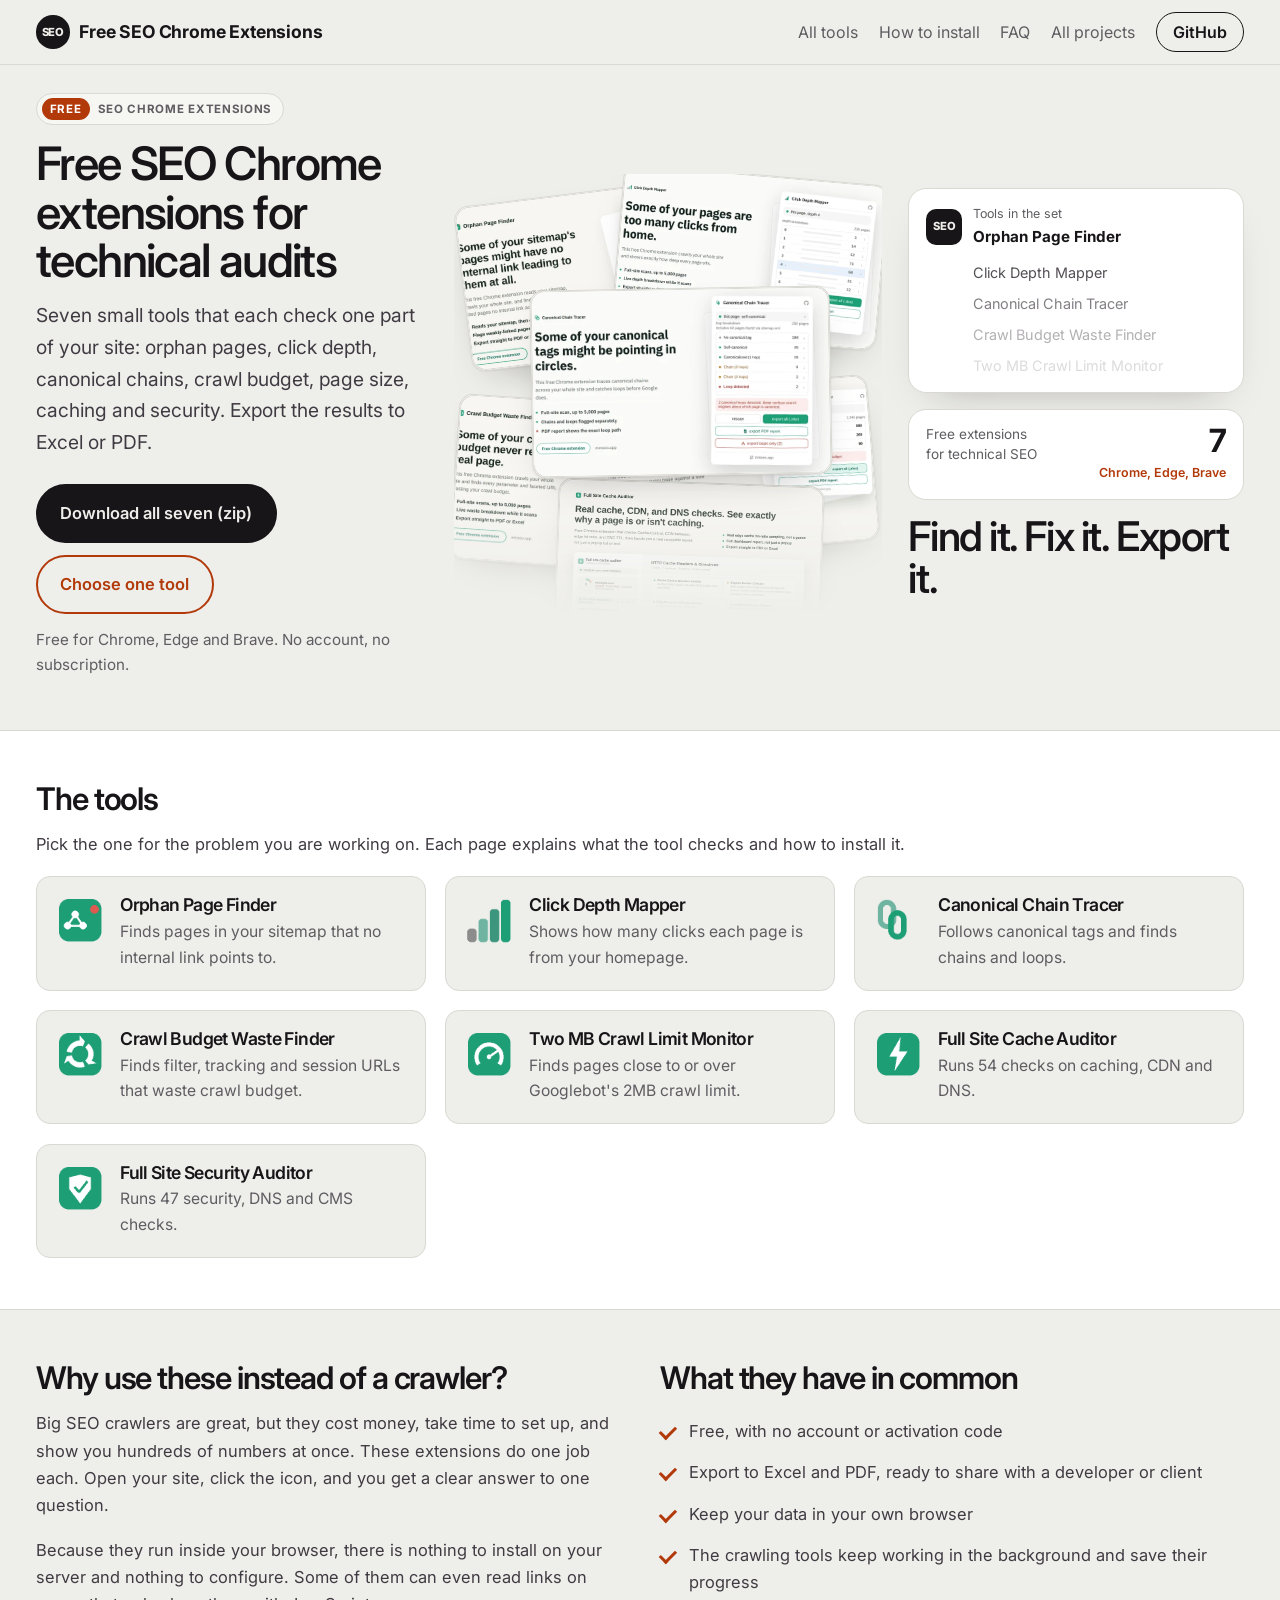
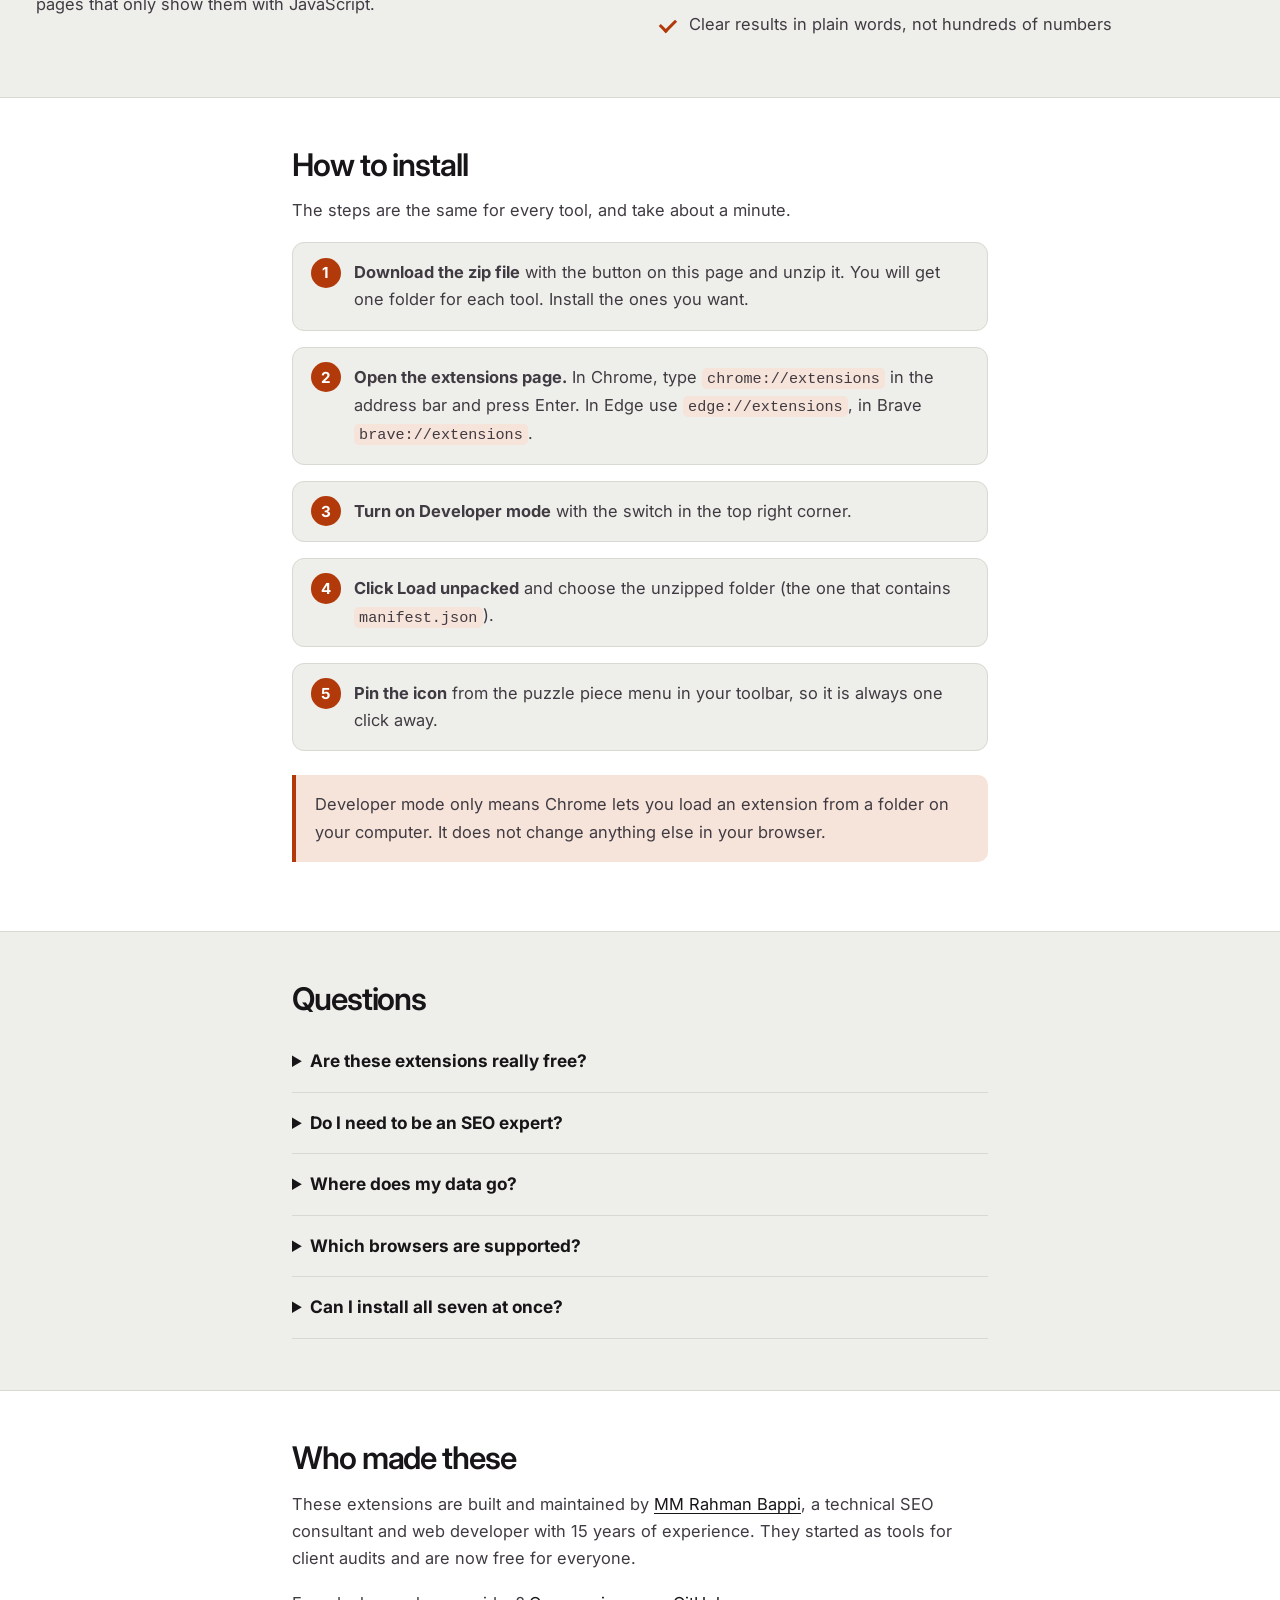
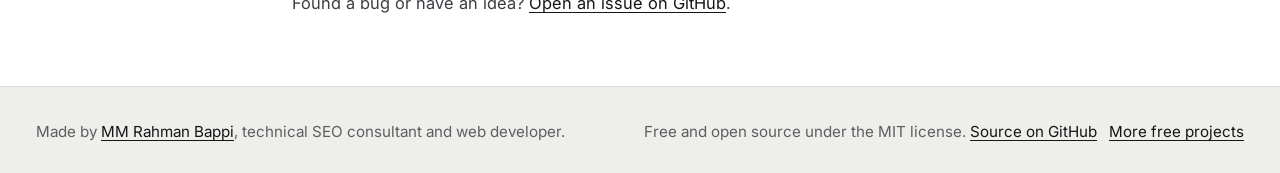
<file: index.html>
<!doctype html>
<html lang="en">
<head>
<meta charset="utf-8">
<meta name="viewport" content="width=device-width, initial-scale=1">
<title>Free SEO Chrome Extensions for Technical SEO Audits</title>
<meta name="description" content="Seven free Chrome extensions for technical SEO: orphan pages, click depth, canonical chains, crawl budget, the 2MB limit, cache and security audits.">
<link rel="canonical" href="https://mmrahmanbappi.github.io/chrome-extensions/">
<meta name="robots" content="index, follow, max-image-preview:large">
<meta name="author" content="MM Rahman Bappi">
<meta name="theme-color" content="#16835a">
<meta property="og:type" content="website">
<meta property="og:site_name" content="Free SEO Chrome Extensions">
<meta property="og:title" content="Free SEO Chrome Extensions for Technical SEO Audits">
<meta property="og:description" content="Seven free Chrome extensions for technical SEO: orphan pages, click depth, canonical chains, crawl budget, the 2MB limit, cache and security audits.">
<meta property="og:url" content="https://mmrahmanbappi.github.io/chrome-extensions/">
<meta property="og:image" content="https://mmrahmanbappi.github.io/chrome-extensions/images/og/home.jpg">
<meta property="og:image:width" content="1200">
<meta property="og:image:height" content="630">
<meta property="og:image:alt" content="Free SEO Chrome Extensions for Technical SEO Audits">
<meta property="og:locale" content="en_US">
<meta name="twitter:card" content="summary_large_image">
<meta name="twitter:title" content="Free SEO Chrome Extensions for Technical SEO Audits">
<meta name="twitter:description" content="Seven free Chrome extensions for technical SEO: orphan pages, click depth, canonical chains, crawl budget, the 2MB limit, cache and security audits.">
<meta name="twitter:image" content="https://mmrahmanbappi.github.io/chrome-extensions/images/og/home.jpg">
<link rel="icon" href="https://mmrahmanbappi.github.io/chrome-extensions/favicon.svg" type="image/svg+xml">
<link rel="preconnect" href="https://fonts.googleapis.com"><link rel="preconnect" href="https://fonts.gstatic.com" crossorigin>
<link rel="stylesheet" href="https://fonts.googleapis.com/css2?family=Inter:wght@400;500;600;700&display=swap">
<link rel="stylesheet" href="https://mmrahmanbappi.github.io/chrome-extensions/site.css">
<script type="application/ld+json">
{
 "@context": "https://schema.org",
 "@graph": [
  {
   "@type": "WebSite",
   "@id": "https://mmrahmanbappi.github.io/chrome-extensions/#website",
   "url": "https://mmrahmanbappi.github.io/chrome-extensions/",
   "name": "Free SEO Chrome Extensions",
   "description": "Seven free Chrome extensions for technical SEO audits.",
   "inLanguage": "en",
   "publisher": {
    "@id": "https://mmrahmanbappi.github.io/chrome-extensions/#author"
   }
  },
  {
   "@type": "Person",
   "@id": "https://mmrahmanbappi.github.io/chrome-extensions/#author",
   "name": "MM Rahman Bappi",
   "url": "https://mmseo.app/",
   "jobTitle": "Technical SEO consultant and web developer",
   "sameAs": [
    "https://github.com/mmrahmanbappi",
    "https://mmseo.app/"
   ]
  },
  {
   "@type": "CollectionPage",
   "@id": "https://mmrahmanbappi.github.io/chrome-extensions/#webpage",
   "url": "https://mmrahmanbappi.github.io/chrome-extensions/",
   "name": "Free SEO Chrome Extensions for Technical SEO Audits",
   "description": "Seven free Chrome extensions for technical SEO: orphan pages, click depth, canonical chains, crawl budget, the 2MB limit, cache and security audits.",
   "isPartOf": {
    "@id": "https://mmrahmanbappi.github.io/chrome-extensions/#website"
   },
   "mainEntity": {
    "@id": "https://mmrahmanbappi.github.io/chrome-extensions/#tools"
   },
   "primaryImageOfPage": "https://mmrahmanbappi.github.io/chrome-extensions/images/og/home.jpg",
   "inLanguage": "en",
   "dateModified": "2026-09-23"
  },
  {
   "@type": "ItemList",
   "@id": "https://mmrahmanbappi.github.io/chrome-extensions/#tools",
   "name": "Free SEO Chrome extensions",
   "numberOfItems": 7,
   "itemListElement": [
    {
     "@type": "ListItem",
     "position": 1,
     "url": "https://mmrahmanbappi.github.io/chrome-extensions/orphan-page-finder/",
     "name": "Orphan Page Finder"
    },
    {
     "@type": "ListItem",
     "position": 2,
     "url": "https://mmrahmanbappi.github.io/chrome-extensions/click-depth-mapper/",
     "name": "Click Depth Mapper"
    },
    {
     "@type": "ListItem",
     "position": 3,
     "url": "https://mmrahmanbappi.github.io/chrome-extensions/canonical-chain-tracer/",
     "name": "Canonical Chain Tracer"
    },
    {
     "@type": "ListItem",
     "position": 4,
     "url": "https://mmrahmanbappi.github.io/chrome-extensions/crawl-budget-waste-finder/",
     "name": "Crawl Budget Waste Finder"
    },
    {
     "@type": "ListItem",
     "position": 5,
     "url": "https://mmrahmanbappi.github.io/chrome-extensions/two-mb-crawl-limit-monitor/",
     "name": "Two MB Crawl Limit Monitor"
    },
    {
     "@type": "ListItem",
     "position": 6,
     "url": "https://mmrahmanbappi.github.io/chrome-extensions/full-site-cache-auditor/",
     "name": "Full Site Cache Auditor"
    },
    {
     "@type": "ListItem",
     "position": 7,
     "url": "https://mmrahmanbappi.github.io/chrome-extensions/full-site-security-auditor/",
     "name": "Full Site Security Auditor"
    }
   ]
  },
  {
   "@type": "FAQPage",
   "@id": "https://mmrahmanbappi.github.io/chrome-extensions/#faq",
   "mainEntity": [
    {
     "@type": "Question",
     "name": "Are these extensions really free?",
     "acceptedAnswer": {
      "@type": "Answer",
      "text": "Yes. All seven are free to download and use and open source under the MIT license, with no account, no subscription and no activation code."
     }
    },
    {
     "@type": "Question",
     "name": "Do I need to be an SEO expert?",
     "acceptedAnswer": {
      "@type": "Answer",
      "text": "No. Each tool explains what it found in plain words and shows which pages need attention first. You can also export Excel and PDF reports to share with a developer."
     }
    },
    {
     "@type": "Question",
     "name": "Where does my data go?",
     "acceptedAnswer": {
      "@type": "Answer",
      "text": "Scan results and settings are saved in your own browser. The extensions do not ask you to sign in."
     }
    },
    {
     "@type": "Question",
     "name": "Which browsers are supported?",
     "acceptedAnswer": {
      "@type": "Answer",
      "text": "Google Chrome, and browsers built on Chromium such as Microsoft Edge and Brave."
     }
    },
    {
     "@type": "Question",
     "name": "Can I install all seven at once?",
     "acceptedAnswer": {
      "@type": "Answer",
      "text": "Yes. Download the all-in-one zip, unzip it, and load each folder with Load unpacked."
     }
    }
   ]
  }
 ]
}
</script>
<!-- Google tag (gtag.js) -->
<script async src="https://www.googletagmanager.com/gtag/js?id=G-D8QGLFQD12"></script>
<script>
  window.dataLayer = window.dataLayer || [];
  function gtag(){dataLayer.push(arguments);}
  gtag('js', new Date());

  gtag('config', 'G-D8QGLFQD12');
</script>
</head>
<body>
<a class="skip" href="#main">Skip to content</a>
<header class="top"><div class="wrap">
<a class="brand" href="https://mmrahmanbappi.github.io/chrome-extensions/"><i aria-hidden="true">SEO</i>Free SEO Chrome Extensions</a>
<nav aria-label="Main"><a href="https://mmrahmanbappi.github.io/chrome-extensions/#tools">All tools</a><a href="https://mmrahmanbappi.github.io/chrome-extensions/#install">How to install</a><a href="https://mmrahmanbappi.github.io/chrome-extensions/#faq">FAQ</a><a href="https://mmrahmanbappi.github.io/">All projects</a><a class="gh" href="https://github.com/mmrahmanbappi/chrome-extensions">GitHub</a></nav>
</div></header>
<main id="main">
<section class="hero mthero"><div class="wrap hgrid">
<div><span class="mtbadge"><b>Free</b>SEO Chrome extensions</span>
<h1>Free SEO Chrome extensions for technical audits</h1>
<p class="lead">Seven small tools that each check one part of your site: orphan pages, click depth, canonical chains, crawl budget, page size, caching and security. Export the results to Excel or PDF.</p>
<div class="actions"><a class="btn main" href="https://github.com/mmrahmanbappi/chrome-extensions/releases/latest/download/chrome-extensions-all.zip">Download all seven (zip)</a><a class="btn alt" href="#tools">Choose one tool</a></div>
<p class="small">Free for Chrome, Edge and Brave. No account, no subscription.</p>
</div>
<div class="stack" aria-hidden="true"><figure><img src="https://mmrahmanbappi.github.io/chrome-extensions/images/orphan-page-finder-800.webp" alt="" width="800" height="500" loading="lazy"></figure><figure><img src="https://mmrahmanbappi.github.io/chrome-extensions/images/click-depth-mapper-800.webp" alt="" width="800" height="500" loading="lazy"></figure><figure><img src="https://mmrahmanbappi.github.io/chrome-extensions/images/canonical-chain-tracer-800.webp" alt="" width="800" height="500" loading="lazy"></figure><figure><img src="https://mmrahmanbappi.github.io/chrome-extensions/images/crawl-budget-waste-finder-800.webp" alt="" width="800" height="500" loading="lazy"></figure><figure><img src="https://mmrahmanbappi.github.io/chrome-extensions/images/two-mb-crawl-limit-monitor-800.webp" alt="" width="800" height="500" loading="lazy"></figure><figure><img src="https://mmrahmanbappi.github.io/chrome-extensions/images/full-site-cache-auditor-800.webp" alt="" width="800" height="500" loading="lazy"></figure></div>
<div class="mtside"><div class="mtcycle"><div class="hd"><i aria-hidden="true">SEO</i><div><small>Tools in the set</small><strong id="mtcur" data-items="[&quot;Orphan Page Finder&quot;, &quot;Click Depth Mapper&quot;, &quot;Canonical Chain Tracer&quot;, &quot;Crawl Budget Waste Finder&quot;, &quot;Two MB Crawl Limit Monitor&quot;, &quot;Full Site Cache Auditor&quot;, &quot;Full Site Security Auditor&quot;]">Orphan Page Finder</strong></div></div><ul id="mtnx" aria-hidden="true"><li>Click Depth Mapper</li><li>Canonical Chain Tracer</li><li>Crawl Budget Waste Finder</li><li>Two MB Crawl Limit Monitor</li></ul></div>
<div class="mtstat"><small>Free extensions<br>for technical SEO</small><div><b>7</b><em>Chrome, Edge, Brave</em></div></div>
<p class="mtbig">Find it. Fix it. Export it.</p></div>
</div></section>

<section class="band alt" id="tools"><div class="wrap">
<h2>The tools</h2>
<p>Pick the one for the problem you are working on. Each page explains what the tool checks and how to install it.</p>
<ul class="grid"><li><a class="card" href="https://mmrahmanbappi.github.io/chrome-extensions/orphan-page-finder/"><img src="https://mmrahmanbappi.github.io/chrome-extensions/images/icons/orphan-page-finder.png" alt="" width="48" height="48" loading="lazy"><div><h3>Orphan Page Finder</h3><p>Finds pages in your sitemap that no internal link points to.</p></div></a></li><li><a class="card" href="https://mmrahmanbappi.github.io/chrome-extensions/click-depth-mapper/"><img src="https://mmrahmanbappi.github.io/chrome-extensions/images/icons/click-depth-mapper.png" alt="" width="48" height="48" loading="lazy"><div><h3>Click Depth Mapper</h3><p>Shows how many clicks each page is from your homepage.</p></div></a></li><li><a class="card" href="https://mmrahmanbappi.github.io/chrome-extensions/canonical-chain-tracer/"><img src="https://mmrahmanbappi.github.io/chrome-extensions/images/icons/canonical-chain-tracer.png" alt="" width="48" height="48" loading="lazy"><div><h3>Canonical Chain Tracer</h3><p>Follows canonical tags and finds chains and loops.</p></div></a></li><li><a class="card" href="https://mmrahmanbappi.github.io/chrome-extensions/crawl-budget-waste-finder/"><img src="https://mmrahmanbappi.github.io/chrome-extensions/images/icons/crawl-budget-waste-finder.png" alt="" width="48" height="48" loading="lazy"><div><h3>Crawl Budget Waste Finder</h3><p>Finds filter, tracking and session URLs that waste crawl budget.</p></div></a></li><li><a class="card" href="https://mmrahmanbappi.github.io/chrome-extensions/two-mb-crawl-limit-monitor/"><img src="https://mmrahmanbappi.github.io/chrome-extensions/images/icons/two-mb-crawl-limit-monitor.png" alt="" width="48" height="48" loading="lazy"><div><h3>Two MB Crawl Limit Monitor</h3><p>Finds pages close to or over Googlebot&#x27;s 2MB crawl limit.</p></div></a></li><li><a class="card" href="https://mmrahmanbappi.github.io/chrome-extensions/full-site-cache-auditor/"><img src="https://mmrahmanbappi.github.io/chrome-extensions/images/icons/full-site-cache-auditor.png" alt="" width="48" height="48" loading="lazy"><div><h3>Full Site Cache Auditor</h3><p>Runs 54 checks on caching, CDN and DNS.</p></div></a></li><li><a class="card" href="https://mmrahmanbappi.github.io/chrome-extensions/full-site-security-auditor/"><img src="https://mmrahmanbappi.github.io/chrome-extensions/images/icons/full-site-security-auditor.png" alt="" width="48" height="48" loading="lazy"><div><h3>Full Site Security Auditor</h3><p>Runs 47 security, DNS and CMS checks.</p></div></a></li></ul>
</div></section>

<section class="band"><div class="wrap two">
<div><h2>Why use these instead of a crawler?</h2>
<p>Big SEO crawlers are great, but they cost money, take time to set up, and show you hundreds of numbers at once. These extensions do one job each. Open your site, click the icon, and you get a clear answer to one question.</p>
<p>Because they run inside your browser, there is nothing to install on your server and nothing to configure. Some of them can even read links on pages that only show them with JavaScript.</p></div>
<div><h2>What they have in common</h2><ul class="checks">
<li>Free, with no account or activation code</li>
<li>Export to Excel and PDF, ready to share with a developer or client</li>
<li>Keep your data in your own browser</li>
<li>The crawling tools keep working in the background and save their progress</li>
<li>Clear results in plain words, not hundreds of numbers</li>
</ul></div>
</div></section>

<section class="band alt" id="install"><div class="wrap narrow">
<h2>How to install</h2>
<p>The steps are the same for every tool, and take about a minute.</p>
<ol class="steps">
<li><strong>Download the zip file</strong> with the button on this page and unzip it. You will get one folder for each tool. Install the ones you want.</li>
<li><strong>Open the extensions page.</strong> In Chrome, type <code>chrome://extensions</code> in the address bar and press Enter. In Edge use <code>edge://extensions</code>, in Brave <code>brave://extensions</code>.</li>
<li><strong>Turn on Developer mode</strong> with the switch in the top right corner.</li>
<li><strong>Click Load unpacked</strong> and choose the unzipped folder (the one that contains <code>manifest.json</code>).</li>
<li><strong>Pin the icon</strong> from the puzzle piece menu in your toolbar, so it is always one click away.</li>
</ol>
<p class="note" style="margin-top:1.5rem">Developer mode only means Chrome lets you load an extension from a folder on your computer. It does not change anything else in your browser.</p>
</div></section>

<section class="band" id="faq"><div class="wrap narrow">
<h2>Questions</h2>
<details><summary>Are these extensions really free?</summary><p>Yes. All seven are free to download and use and open source under the MIT license, with no account, no subscription and no activation code.</p></details><details><summary>Do I need to be an SEO expert?</summary><p>No. Each tool explains what it found in plain words and shows which pages need attention first. You can also export Excel and PDF reports to share with a developer.</p></details><details><summary>Where does my data go?</summary><p>Scan results and settings are saved in your own browser. The extensions do not ask you to sign in.</p></details><details><summary>Which browsers are supported?</summary><p>Google Chrome, and browsers built on Chromium such as Microsoft Edge and Brave.</p></details><details><summary>Can I install all seven at once?</summary><p>Yes. Download the all-in-one zip, unzip it, and load each folder with Load unpacked.</p></details>
</div></section>

<section class="band alt"><div class="wrap narrow">
<h2>Who made these</h2>
<p>These extensions are built and maintained by <a href="https://mmseo.app/">MM Rahman Bappi</a>, a technical SEO consultant and web developer with 15 years of experience. They started as tools for client audits and are now free for everyone.</p>
<p>Found a bug or have an idea? <a href="https://github.com/mmrahmanbappi/chrome-extensions/issues">Open an issue on GitHub</a>.</p>
</div></section>
</main>
<footer><div class="wrap">
<p>Made by <a href="https://mmseo.app/">MM Rahman Bappi</a>, technical SEO consultant and web developer.</p>
<p>Free and open source under the MIT license. <a href="https://github.com/mmrahmanbappi/chrome-extensions">Source on GitHub</a> &nbsp; <a href="https://mmrahmanbappi.github.io/">More free projects</a></p>
</div></footer>
<script>(function(){var cur=document.getElementById('mtcur'),nx=document.getElementById('mtnx');if(!cur||matchMedia('(prefers-reduced-motion: reduce)').matches)return;var items=JSON.parse(cur.dataset.items),i=0;
setInterval(function(){i=(i+1)%items.length;cur.style.opacity=0;setTimeout(function(){cur.textContent=items[i];cur.style.opacity=1;nx.innerHTML='';for(var k=1;k<5;k++){var li=document.createElement('li');li.textContent=items[(i+k)%items.length];nx.appendChild(li);}},350);},2600);})();</script>
</body>
</html>
</file>
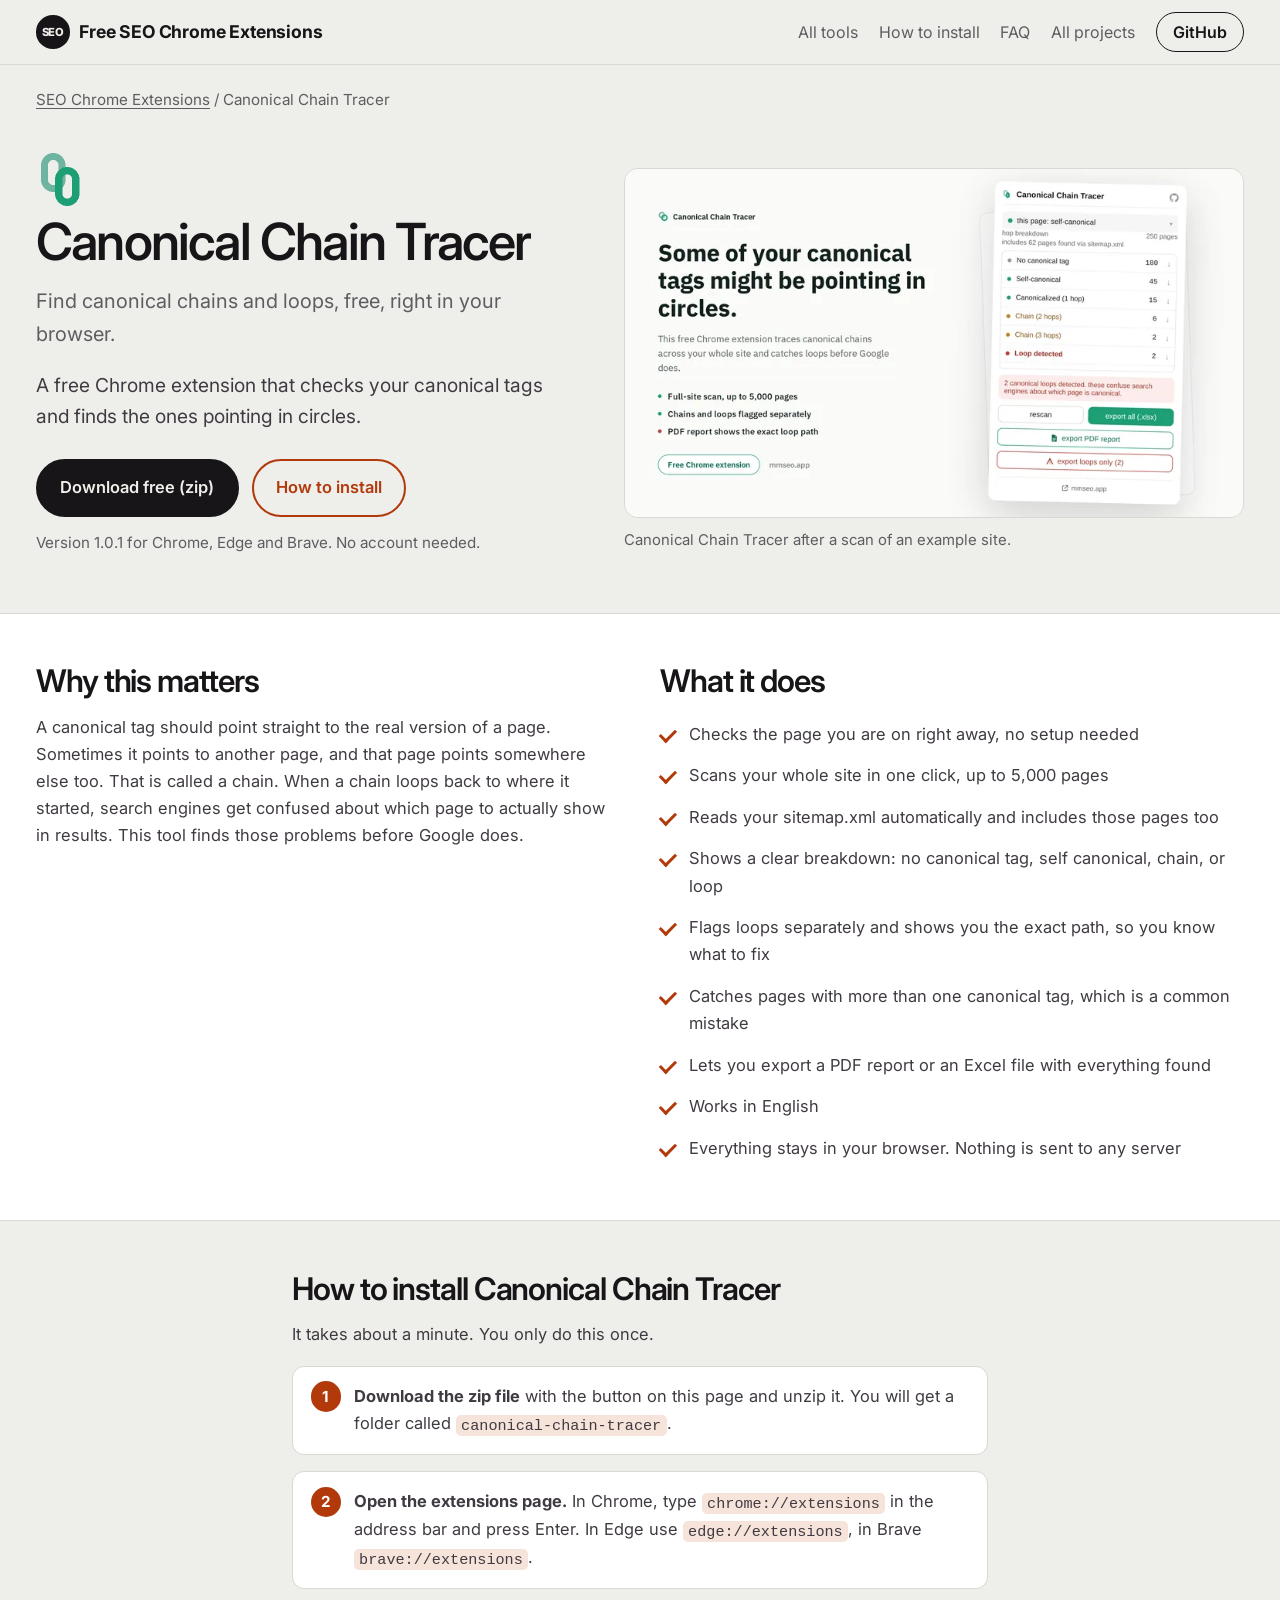
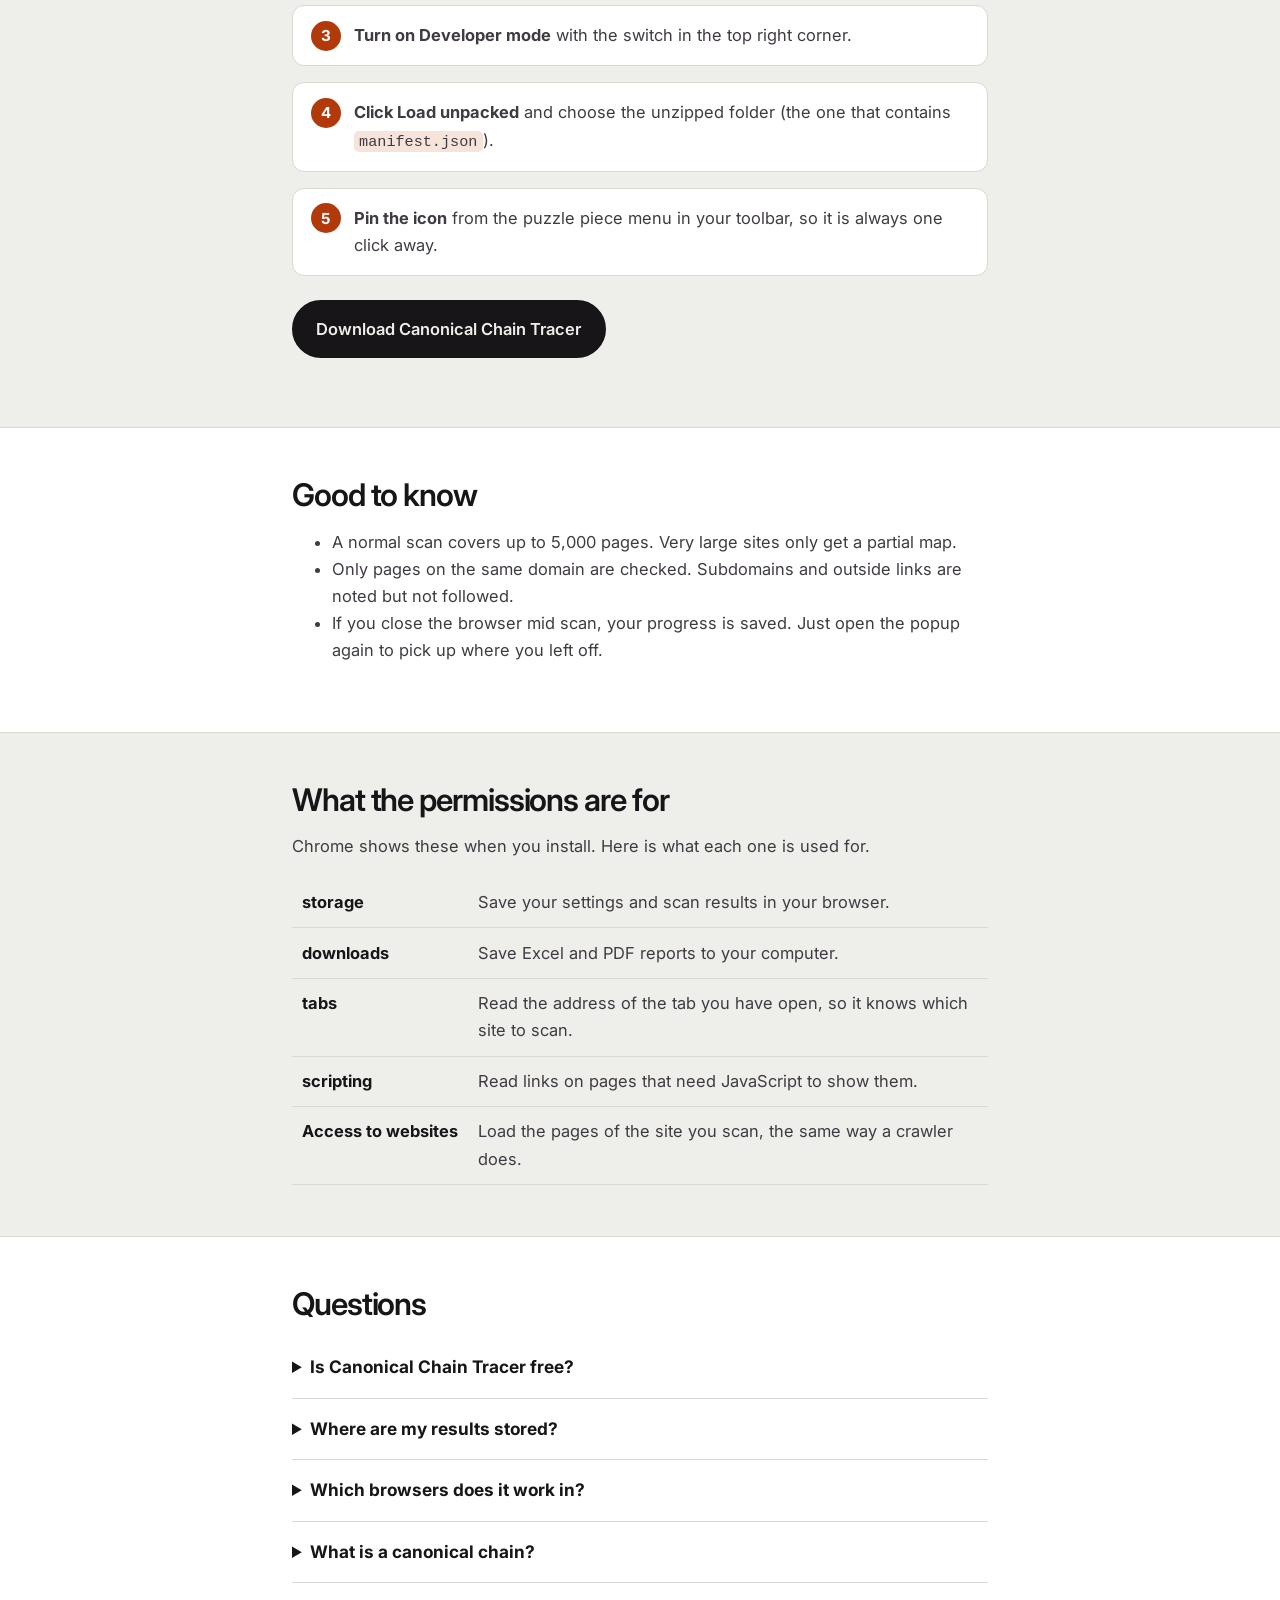
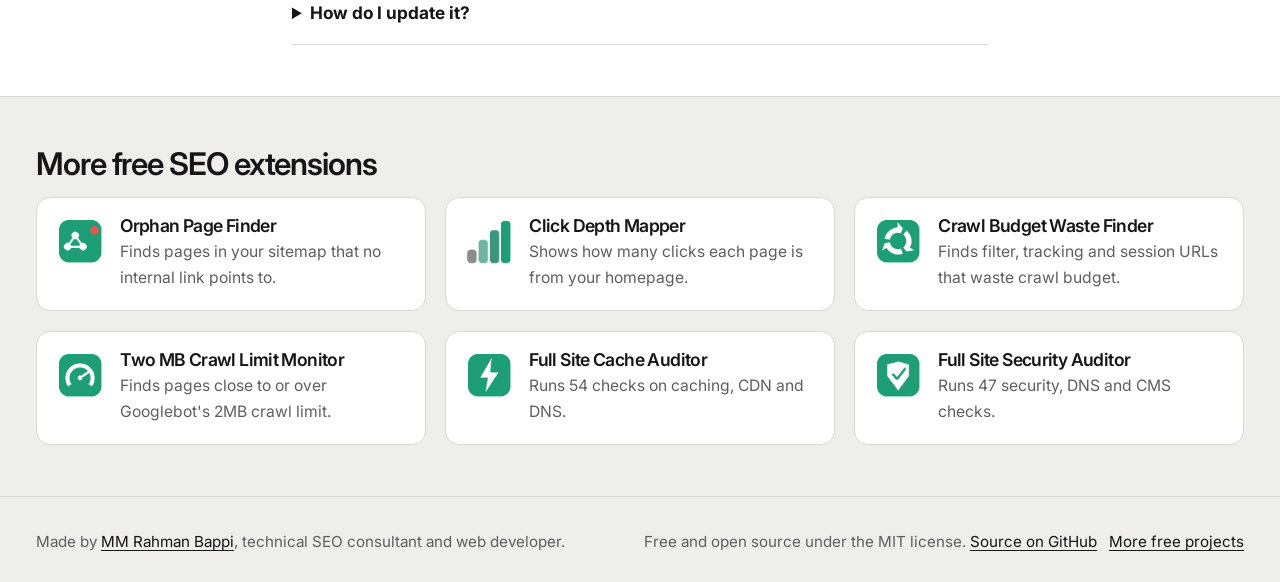
<file: canonical-chain-tracer/index.html>
<!doctype html>
<html lang="en">
<head>
<meta charset="utf-8">
<meta name="viewport" content="width=device-width, initial-scale=1">
<title>Canonical Chain Tracer: Free SEO Chrome Extension</title>
<meta name="description" content="Trace canonical tag chains across your site and catch loops before search engines do. Free, no account needed.">
<link rel="canonical" href="https://mmrahmanbappi.github.io/chrome-extensions/canonical-chain-tracer/">
<meta name="robots" content="index, follow, max-image-preview:large">
<meta name="author" content="MM Rahman Bappi">
<meta name="theme-color" content="#16835a">
<meta property="og:type" content="website">
<meta property="og:site_name" content="Free SEO Chrome Extensions">
<meta property="og:title" content="Canonical Chain Tracer: Free SEO Chrome Extension">
<meta property="og:description" content="Trace canonical tag chains across your site and catch loops before search engines do. Free, no account needed.">
<meta property="og:url" content="https://mmrahmanbappi.github.io/chrome-extensions/canonical-chain-tracer/">
<meta property="og:image" content="https://mmrahmanbappi.github.io/chrome-extensions/images/og/canonical-chain-tracer.jpg">
<meta property="og:image:width" content="1200">
<meta property="og:image:height" content="630">
<meta property="og:image:alt" content="Canonical Chain Tracer: Free SEO Chrome Extension">
<meta property="og:locale" content="en_US">
<meta name="twitter:card" content="summary_large_image">
<meta name="twitter:title" content="Canonical Chain Tracer: Free SEO Chrome Extension">
<meta name="twitter:description" content="Trace canonical tag chains across your site and catch loops before search engines do. Free, no account needed.">
<meta name="twitter:image" content="https://mmrahmanbappi.github.io/chrome-extensions/images/og/canonical-chain-tracer.jpg">
<link rel="icon" href="https://mmrahmanbappi.github.io/chrome-extensions/favicon.svg" type="image/svg+xml">
<link rel="preconnect" href="https://fonts.googleapis.com"><link rel="preconnect" href="https://fonts.gstatic.com" crossorigin>
<link rel="stylesheet" href="https://fonts.googleapis.com/css2?family=Inter:wght@400;500;600;700&display=swap">
<link rel="stylesheet" href="https://mmrahmanbappi.github.io/chrome-extensions/site.css">
<script type="application/ld+json">
{
 "@context": "https://schema.org",
 "@graph": [
  {
   "@type": "WebSite",
   "@id": "https://mmrahmanbappi.github.io/chrome-extensions/#website",
   "url": "https://mmrahmanbappi.github.io/chrome-extensions/",
   "name": "Free SEO Chrome Extensions",
   "description": "Seven free Chrome extensions for technical SEO audits.",
   "inLanguage": "en",
   "publisher": {
    "@id": "https://mmrahmanbappi.github.io/chrome-extensions/#author"
   }
  },
  {
   "@type": "Person",
   "@id": "https://mmrahmanbappi.github.io/chrome-extensions/#author",
   "name": "MM Rahman Bappi",
   "url": "https://mmseo.app/",
   "jobTitle": "Technical SEO consultant and web developer",
   "sameAs": [
    "https://github.com/mmrahmanbappi",
    "https://mmseo.app/"
   ]
  },
  {
   "@type": "WebPage",
   "@id": "https://mmrahmanbappi.github.io/chrome-extensions/canonical-chain-tracer/#webpage",
   "url": "https://mmrahmanbappi.github.io/chrome-extensions/canonical-chain-tracer/",
   "name": "Canonical Chain Tracer: Free SEO Chrome Extension",
   "description": "Trace canonical tag chains across your site and catch loops before search engines do. Free, no account needed.",
   "isPartOf": {
    "@id": "https://mmrahmanbappi.github.io/chrome-extensions/#website"
   },
   "about": {
    "@id": "https://mmrahmanbappi.github.io/chrome-extensions/canonical-chain-tracer/#app"
   },
   "primaryImageOfPage": "https://mmrahmanbappi.github.io/chrome-extensions/images/canonical-chain-tracer-1200.jpg",
   "breadcrumb": {
    "@id": "https://mmrahmanbappi.github.io/chrome-extensions/canonical-chain-tracer/#breadcrumb"
   },
   "inLanguage": "en",
   "dateModified": "2026-09-23"
  },
  {
   "@type": "SoftwareApplication",
   "@id": "https://mmrahmanbappi.github.io/chrome-extensions/canonical-chain-tracer/#app",
   "name": "Canonical Chain Tracer",
   "description": "A free Chrome extension that checks your canonical tags and finds the ones pointing in circles.",
   "url": "https://mmrahmanbappi.github.io/chrome-extensions/canonical-chain-tracer/",
   "applicationCategory": "BrowserApplication",
   "applicationSubCategory": "SEO tool",
   "operatingSystem": "Google Chrome, Microsoft Edge, Brave",
   "softwareVersion": "1.0.1",
   "downloadUrl": "https://github.com/mmrahmanbappi/chrome-extensions/releases/latest/download/canonical-chain-tracer.zip",
   "isAccessibleForFree": true,
   "offers": {
    "@type": "Offer",
    "price": "0",
    "priceCurrency": "USD"
   },
   "image": "https://mmrahmanbappi.github.io/chrome-extensions/images/icons/canonical-chain-tracer.png",
   "screenshot": "https://mmrahmanbappi.github.io/chrome-extensions/images/canonical-chain-tracer-1200.jpg",
   "featureList": [
    "Checks the page you are on right away, no setup needed",
    "Scans your whole site in one click, up to 5,000 pages",
    "Reads your sitemap.xml automatically and includes those pages too",
    "Shows a clear breakdown: no canonical tag, self canonical, chain, or loop",
    "Flags loops separately and shows you the exact path, so you know what to fix",
    "Catches pages with more than one canonical tag, which is a common mistake",
    "Lets you export a PDF report or an Excel file with everything found",
    "Works in English",
    "Everything stays in your browser. Nothing is sent to any server"
   ],
   "permissions": "storage, downloads, tabs, scripting, access to websites you scan",
   "author": {
    "@id": "https://mmrahmanbappi.github.io/chrome-extensions/#author"
   },
   "publisher": {
    "@id": "https://mmrahmanbappi.github.io/chrome-extensions/#author"
   }
  },
  {
   "@type": "BreadcrumbList",
   "@id": "https://mmrahmanbappi.github.io/chrome-extensions/canonical-chain-tracer/#breadcrumb",
   "itemListElement": [
    {
     "@type": "ListItem",
     "position": 1,
     "name": "SEO Chrome Extensions",
     "item": "https://mmrahmanbappi.github.io/chrome-extensions/"
    },
    {
     "@type": "ListItem",
     "position": 2,
     "name": "Canonical Chain Tracer",
     "item": "https://mmrahmanbappi.github.io/chrome-extensions/canonical-chain-tracer/"
    }
   ]
  },
  {
   "@type": "FAQPage",
   "@id": "https://mmrahmanbappi.github.io/chrome-extensions/canonical-chain-tracer/#faq",
   "mainEntity": [
    {
     "@type": "Question",
     "name": "Is Canonical Chain Tracer free?",
     "acceptedAnswer": {
      "@type": "Answer",
      "text": "Yes. It is free to download and use, and the code is open source under the MIT license. You do not need an account, a subscription or an activation code."
     }
    },
    {
     "@type": "Question",
     "name": "Where are my results stored?",
     "acceptedAnswer": {
      "@type": "Answer",
      "text": "Your scan results and settings are saved in your own browser. The extension does not ask you to sign in, and you can delete everything by removing the extension."
     }
    },
    {
     "@type": "Question",
     "name": "Which browsers does it work in?",
     "acceptedAnswer": {
      "@type": "Answer",
      "text": "Google Chrome, and other browsers built on Chromium such as Microsoft Edge and Brave."
     }
    },
    {
     "@type": "Question",
     "name": "What is a canonical chain?",
     "acceptedAnswer": {
      "@type": "Answer",
      "text": "A chain is when page A says page B is the real version, but page B points to page C. A loop is when the chain comes back to where it started. Both make it harder for search engines to pick the right page."
     }
    },
    {
     "@type": "Question",
     "name": "How do I update it?",
     "acceptedAnswer": {
      "@type": "Answer",
      "text": "Download the latest zip from this page, replace the old folder with the new one, and click the reload button on the extensions page."
     }
    }
   ]
  }
 ]
}
</script>
<!-- Google tag (gtag.js) -->
<script async src="https://www.googletagmanager.com/gtag/js?id=G-D8QGLFQD12"></script>
<script>
  window.dataLayer = window.dataLayer || [];
  function gtag(){dataLayer.push(arguments);}
  gtag('js', new Date());

  gtag('config', 'G-D8QGLFQD12');
</script>
</head>
<body>
<a class="skip" href="#main">Skip to content</a>
<header class="top"><div class="wrap">
<a class="brand" href="https://mmrahmanbappi.github.io/chrome-extensions/"><i aria-hidden="true">SEO</i>Free SEO Chrome Extensions</a>
<nav aria-label="Main"><a href="https://mmrahmanbappi.github.io/chrome-extensions/#tools">All tools</a><a href="https://mmrahmanbappi.github.io/chrome-extensions/#install">How to install</a><a href="https://mmrahmanbappi.github.io/chrome-extensions/#faq">FAQ</a><a href="https://mmrahmanbappi.github.io/">All projects</a><a class="gh" href="https://github.com/mmrahmanbappi/chrome-extensions">GitHub</a></nav>
</div></header>
<main id="main">
<div class="wrap"><nav class="crumbs" aria-label="Breadcrumb"><a href="https://mmrahmanbappi.github.io/chrome-extensions/">SEO Chrome Extensions</a> / <span aria-current="page">Canonical Chain Tracer</span></nav></div>
<section class="hero"><div class="wrap hero-grid">
<div>
<img class="icon" src="https://mmrahmanbappi.github.io/chrome-extensions/images/icons/canonical-chain-tracer.png" alt="" width="64" height="64">
<h1>Canonical Chain Tracer</h1>
<p class="phrase">Find canonical chains and loops, free, right in your browser.</p>
<p class="lead">A free Chrome extension that checks your canonical tags and finds the ones pointing in circles.</p>
<div class="actions"><a class="btn main" href="https://github.com/mmrahmanbappi/chrome-extensions/releases/latest/download/canonical-chain-tracer.zip">Download free (zip)</a><a class="btn alt" href="#install">How to install</a></div>
<p class="small">Version 1.0.1 for Chrome, Edge and Brave. No account needed.</p>
</div>
<figure>
<picture><source type="image/webp" srcset="https://mmrahmanbappi.github.io/chrome-extensions/images/canonical-chain-tracer-800.webp 800w, https://mmrahmanbappi.github.io/chrome-extensions/images/canonical-chain-tracer-1200.webp 1200w" sizes="(max-width: 860px) 100vw, 600px">
<img src="https://mmrahmanbappi.github.io/chrome-extensions/images/canonical-chain-tracer-1200.jpg" alt="Canonical Chain Tracer showing the results of a scan" width="1200" height="675" fetchpriority="high"></picture>
<figcaption>Canonical Chain Tracer after a scan of an example site.</figcaption>
</figure>
</div></section>

<section class="band alt"><div class="wrap two">
<div><h2>Why this matters</h2><p>A canonical tag should point straight to the real version of a page. Sometimes it points to another page, and that page points somewhere else too. That is called a chain. When a chain loops back to where it started, search engines get confused about which page to actually show in results. This tool finds those problems before Google does.</p></div>
<div><h2>What it does</h2><ul class="checks"><li>Checks the page you are on right away, no setup needed</li><li>Scans your whole site in one click, up to 5,000 pages</li><li>Reads your sitemap.xml automatically and includes those pages too</li><li>Shows a clear breakdown: no canonical tag, self canonical, chain, or loop</li><li>Flags loops separately and shows you the exact path, so you know what to fix</li><li>Catches pages with more than one canonical tag, which is a common mistake</li><li>Lets you export a PDF report or an Excel file with everything found</li><li>Works in English</li><li>Everything stays in your browser. Nothing is sent to any server</li></ul></div>
</div></section>



<section class="band" id="install"><div class="wrap narrow">
<h2>How to install Canonical Chain Tracer</h2>
<p>It takes about a minute. You only do this once.</p>
<ol class="steps">
<li><strong>Download the zip file</strong> with the button on this page and unzip it. You will get a folder called <code>canonical-chain-tracer</code>.</li>
<li><strong>Open the extensions page.</strong> In Chrome, type <code>chrome://extensions</code> in the address bar and press Enter. In Edge use <code>edge://extensions</code>, in Brave <code>brave://extensions</code>.</li>
<li><strong>Turn on Developer mode</strong> with the switch in the top right corner.</li>
<li><strong>Click Load unpacked</strong> and choose the unzipped folder (the one that contains <code>manifest.json</code>).</li>
<li><strong>Pin the icon</strong> from the puzzle piece menu in your toolbar, so it is always one click away.</li>
</ol>
<p style="margin-top:1.5rem"><a class="btn main" href="https://github.com/mmrahmanbappi/chrome-extensions/releases/latest/download/canonical-chain-tracer.zip">Download Canonical Chain Tracer</a></p>
</div></section>

<section class="band alt"><div class="wrap narrow"><h2>Good to know</h2><ul>
<li>A normal scan covers up to 5,000 pages. Very large sites only get a partial map.</li>
<li>Only pages on the same domain are checked. Subdomains and outside links are noted but not followed.</li>
<li>If you close the browser mid scan, your progress is saved. Just open the popup again to pick up where you left off.</li>
</ul></div></section>

<section class="band"><div class="wrap narrow">
<h2>What the permissions are for</h2>
<p>Chrome shows these when you install. Here is what each one is used for.</p>
<table class="perm"><tbody><tr><th>storage</th><td>Save your settings and scan results in your browser.</td></tr><tr><th>downloads</th><td>Save Excel and PDF reports to your computer.</td></tr><tr><th>tabs</th><td>Read the address of the tab you have open, so it knows which site to scan.</td></tr><tr><th>scripting</th><td>Read links on pages that need JavaScript to show them.</td></tr><tr><th>Access to websites</th><td>Load the pages of the site you scan, the same way a crawler does.</td></tr></tbody></table>
</div></section>

<section class="band alt" id="faq"><div class="wrap narrow">
<h2>Questions</h2>
<details><summary>Is Canonical Chain Tracer free?</summary><p>Yes. It is free to download and use, and the code is open source under the MIT license. You do not need an account, a subscription or an activation code.</p></details><details><summary>Where are my results stored?</summary><p>Your scan results and settings are saved in your own browser. The extension does not ask you to sign in, and you can delete everything by removing the extension.</p></details><details><summary>Which browsers does it work in?</summary><p>Google Chrome, and other browsers built on Chromium such as Microsoft Edge and Brave.</p></details><details><summary>What is a canonical chain?</summary><p>A chain is when page A says page B is the real version, but page B points to page C. A loop is when the chain comes back to where it started. Both make it harder for search engines to pick the right page.</p></details><details><summary>How do I update it?</summary><p>Download the latest zip from this page, replace the old folder with the new one, and click the reload button on the extensions page.</p></details>
</div></section>

<section class="band"><div class="wrap">
<h2>More free SEO extensions</h2>
<ul class="grid"><li><a class="card" href="https://mmrahmanbappi.github.io/chrome-extensions/orphan-page-finder/"><img src="https://mmrahmanbappi.github.io/chrome-extensions/images/icons/orphan-page-finder.png" alt="" width="48" height="48" loading="lazy"><div><h3>Orphan Page Finder</h3><p>Finds pages in your sitemap that no internal link points to.</p></div></a></li><li><a class="card" href="https://mmrahmanbappi.github.io/chrome-extensions/click-depth-mapper/"><img src="https://mmrahmanbappi.github.io/chrome-extensions/images/icons/click-depth-mapper.png" alt="" width="48" height="48" loading="lazy"><div><h3>Click Depth Mapper</h3><p>Shows how many clicks each page is from your homepage.</p></div></a></li><li><a class="card" href="https://mmrahmanbappi.github.io/chrome-extensions/crawl-budget-waste-finder/"><img src="https://mmrahmanbappi.github.io/chrome-extensions/images/icons/crawl-budget-waste-finder.png" alt="" width="48" height="48" loading="lazy"><div><h3>Crawl Budget Waste Finder</h3><p>Finds filter, tracking and session URLs that waste crawl budget.</p></div></a></li><li><a class="card" href="https://mmrahmanbappi.github.io/chrome-extensions/two-mb-crawl-limit-monitor/"><img src="https://mmrahmanbappi.github.io/chrome-extensions/images/icons/two-mb-crawl-limit-monitor.png" alt="" width="48" height="48" loading="lazy"><div><h3>Two MB Crawl Limit Monitor</h3><p>Finds pages close to or over Googlebot&#x27;s 2MB crawl limit.</p></div></a></li><li><a class="card" href="https://mmrahmanbappi.github.io/chrome-extensions/full-site-cache-auditor/"><img src="https://mmrahmanbappi.github.io/chrome-extensions/images/icons/full-site-cache-auditor.png" alt="" width="48" height="48" loading="lazy"><div><h3>Full Site Cache Auditor</h3><p>Runs 54 checks on caching, CDN and DNS.</p></div></a></li><li><a class="card" href="https://mmrahmanbappi.github.io/chrome-extensions/full-site-security-auditor/"><img src="https://mmrahmanbappi.github.io/chrome-extensions/images/icons/full-site-security-auditor.png" alt="" width="48" height="48" loading="lazy"><div><h3>Full Site Security Auditor</h3><p>Runs 47 security, DNS and CMS checks.</p></div></a></li></ul>
</div></section>
</main>
<footer><div class="wrap">
<p>Made by <a href="https://mmseo.app/">MM Rahman Bappi</a>, technical SEO consultant and web developer.</p>
<p>Free and open source under the MIT license. <a href="https://github.com/mmrahmanbappi/chrome-extensions">Source on GitHub</a> &nbsp; <a href="https://mmrahmanbappi.github.io/">More free projects</a></p>
</div></footer>
<script>(function(){var cur=document.getElementById('mtcur'),nx=document.getElementById('mtnx');if(!cur||matchMedia('(prefers-reduced-motion: reduce)').matches)return;var items=JSON.parse(cur.dataset.items),i=0;
setInterval(function(){i=(i+1)%items.length;cur.style.opacity=0;setTimeout(function(){cur.textContent=items[i];cur.style.opacity=1;nx.innerHTML='';for(var k=1;k<5;k++){var li=document.createElement('li');li.textContent=items[(i+k)%items.length];nx.appendChild(li);}},350);},2600);})();</script>
</body>
</html>
</file>
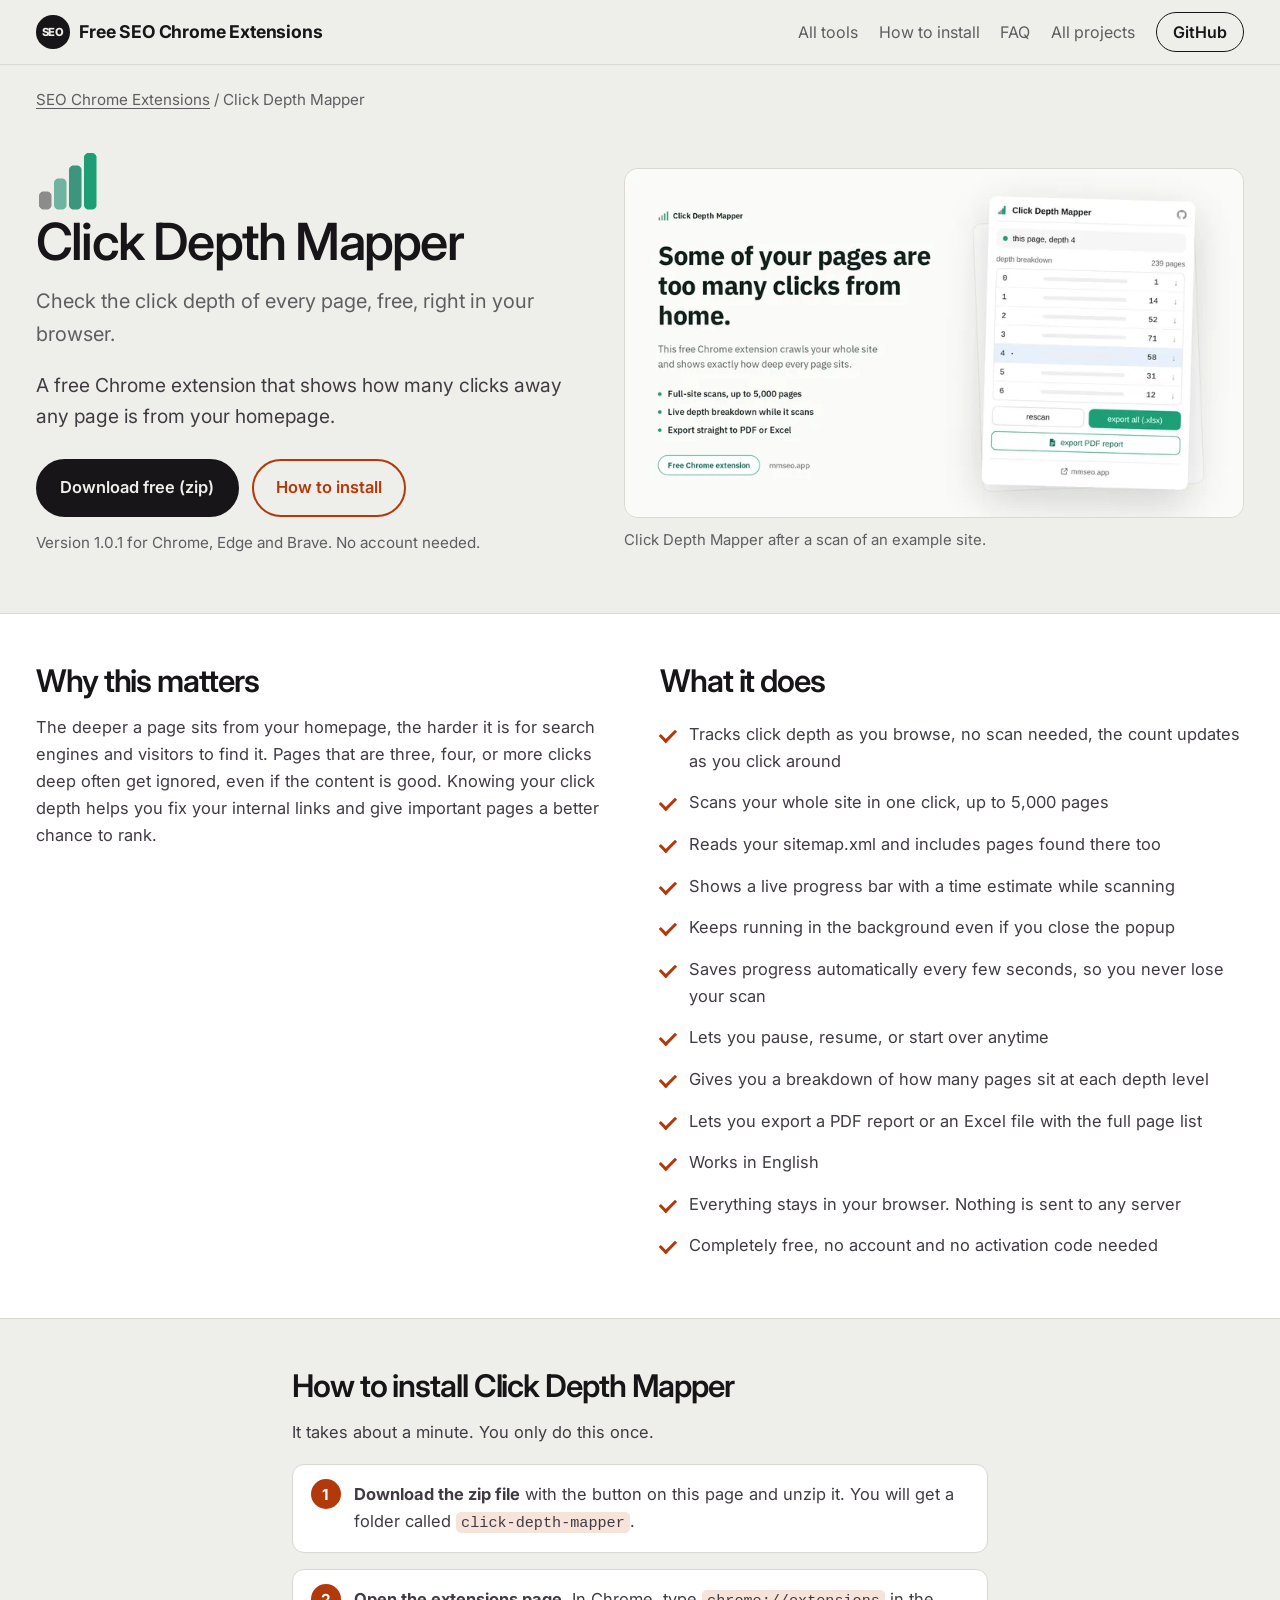
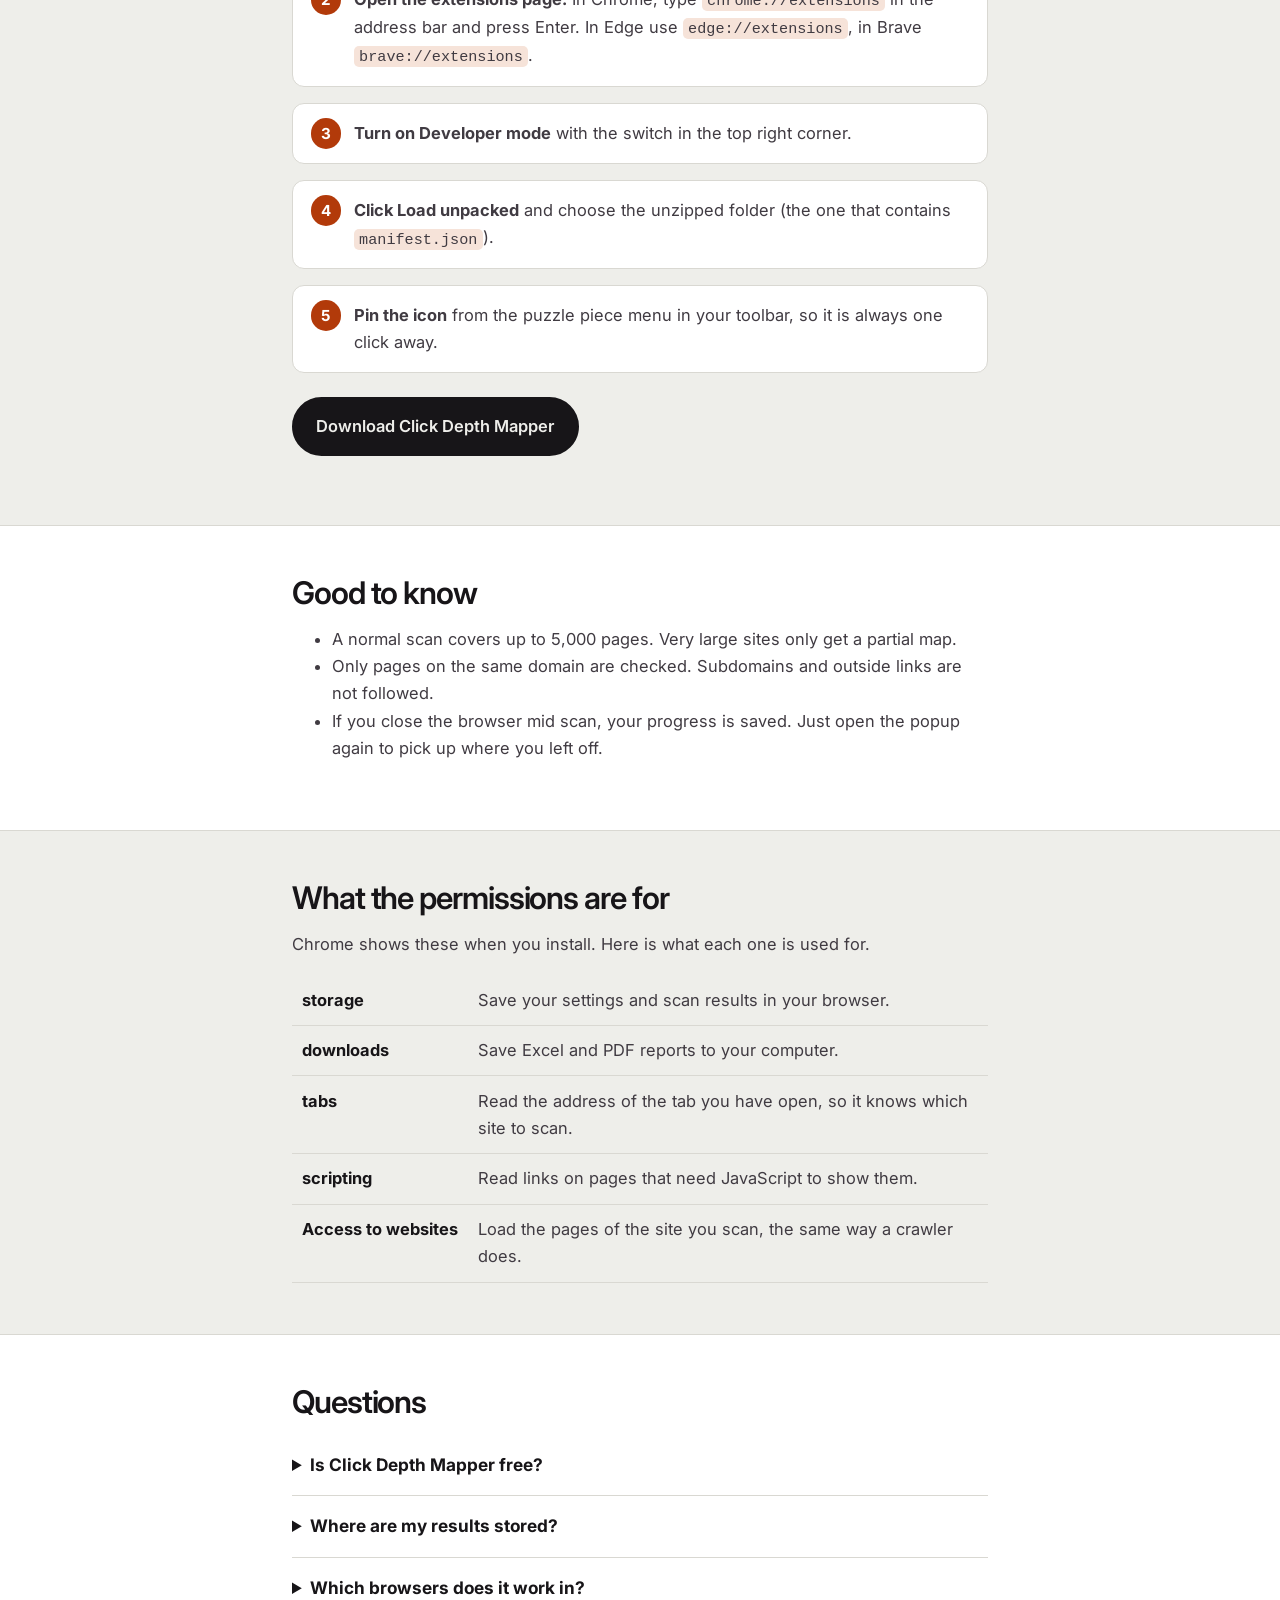
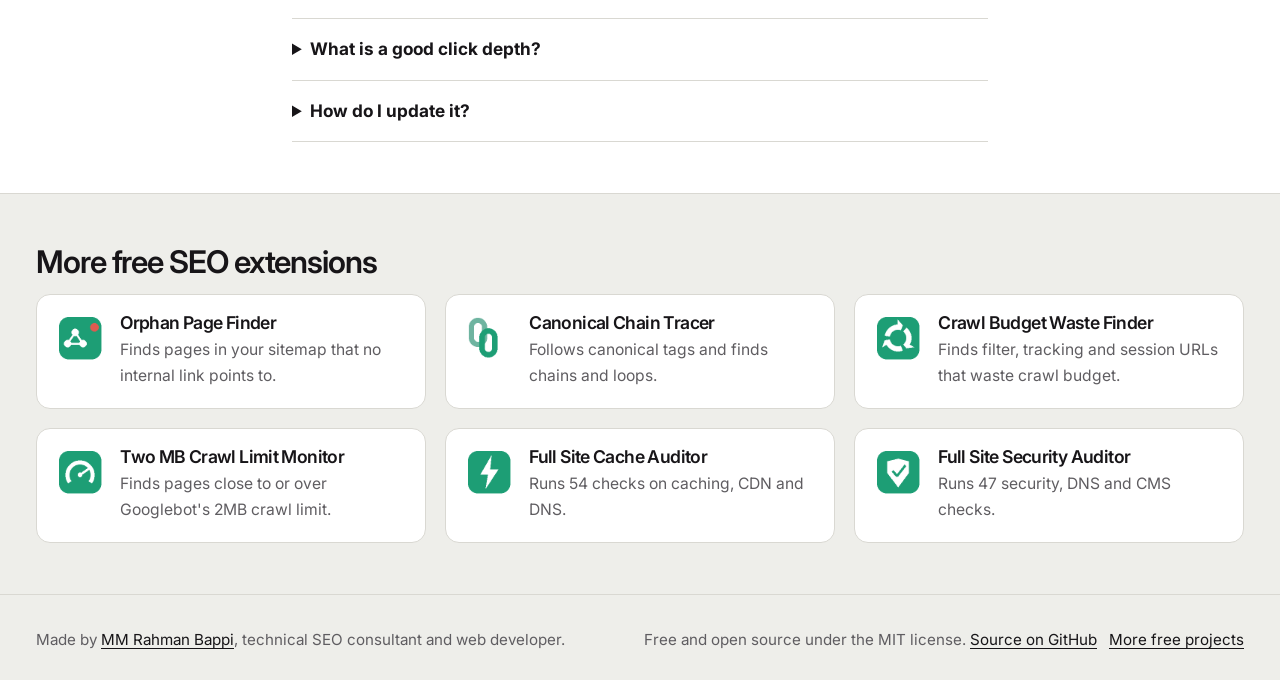
<file: click-depth-mapper/index.html>
<!doctype html>
<html lang="en">
<head>
<meta charset="utf-8">
<meta name="viewport" content="width=device-width, initial-scale=1">
<title>Click Depth Mapper: Free SEO Chrome Extension</title>
<meta name="description" content="See how many clicks away any page is from the homepage. Free, no account needed, no page limit shown without your say-so.">
<link rel="canonical" href="https://mmrahmanbappi.github.io/chrome-extensions/click-depth-mapper/">
<meta name="robots" content="index, follow, max-image-preview:large">
<meta name="author" content="MM Rahman Bappi">
<meta name="theme-color" content="#16835a">
<meta property="og:type" content="website">
<meta property="og:site_name" content="Free SEO Chrome Extensions">
<meta property="og:title" content="Click Depth Mapper: Free SEO Chrome Extension">
<meta property="og:description" content="See how many clicks away any page is from the homepage. Free, no account needed, no page limit shown without your say-so.">
<meta property="og:url" content="https://mmrahmanbappi.github.io/chrome-extensions/click-depth-mapper/">
<meta property="og:image" content="https://mmrahmanbappi.github.io/chrome-extensions/images/og/click-depth-mapper.jpg">
<meta property="og:image:width" content="1200">
<meta property="og:image:height" content="630">
<meta property="og:image:alt" content="Click Depth Mapper: Free SEO Chrome Extension">
<meta property="og:locale" content="en_US">
<meta name="twitter:card" content="summary_large_image">
<meta name="twitter:title" content="Click Depth Mapper: Free SEO Chrome Extension">
<meta name="twitter:description" content="See how many clicks away any page is from the homepage. Free, no account needed, no page limit shown without your say-so.">
<meta name="twitter:image" content="https://mmrahmanbappi.github.io/chrome-extensions/images/og/click-depth-mapper.jpg">
<link rel="icon" href="https://mmrahmanbappi.github.io/chrome-extensions/favicon.svg" type="image/svg+xml">
<link rel="preconnect" href="https://fonts.googleapis.com"><link rel="preconnect" href="https://fonts.gstatic.com" crossorigin>
<link rel="stylesheet" href="https://fonts.googleapis.com/css2?family=Inter:wght@400;500;600;700&display=swap">
<link rel="stylesheet" href="https://mmrahmanbappi.github.io/chrome-extensions/site.css">
<script type="application/ld+json">
{
 "@context": "https://schema.org",
 "@graph": [
  {
   "@type": "WebSite",
   "@id": "https://mmrahmanbappi.github.io/chrome-extensions/#website",
   "url": "https://mmrahmanbappi.github.io/chrome-extensions/",
   "name": "Free SEO Chrome Extensions",
   "description": "Seven free Chrome extensions for technical SEO audits.",
   "inLanguage": "en",
   "publisher": {
    "@id": "https://mmrahmanbappi.github.io/chrome-extensions/#author"
   }
  },
  {
   "@type": "Person",
   "@id": "https://mmrahmanbappi.github.io/chrome-extensions/#author",
   "name": "MM Rahman Bappi",
   "url": "https://mmseo.app/",
   "jobTitle": "Technical SEO consultant and web developer",
   "sameAs": [
    "https://github.com/mmrahmanbappi",
    "https://mmseo.app/"
   ]
  },
  {
   "@type": "WebPage",
   "@id": "https://mmrahmanbappi.github.io/chrome-extensions/click-depth-mapper/#webpage",
   "url": "https://mmrahmanbappi.github.io/chrome-extensions/click-depth-mapper/",
   "name": "Click Depth Mapper: Free SEO Chrome Extension",
   "description": "See how many clicks away any page is from the homepage. Free, no account needed, no page limit shown without your say-so.",
   "isPartOf": {
    "@id": "https://mmrahmanbappi.github.io/chrome-extensions/#website"
   },
   "about": {
    "@id": "https://mmrahmanbappi.github.io/chrome-extensions/click-depth-mapper/#app"
   },
   "primaryImageOfPage": "https://mmrahmanbappi.github.io/chrome-extensions/images/click-depth-mapper-1200.jpg",
   "breadcrumb": {
    "@id": "https://mmrahmanbappi.github.io/chrome-extensions/click-depth-mapper/#breadcrumb"
   },
   "inLanguage": "en",
   "dateModified": "2026-09-23"
  },
  {
   "@type": "SoftwareApplication",
   "@id": "https://mmrahmanbappi.github.io/chrome-extensions/click-depth-mapper/#app",
   "name": "Click Depth Mapper",
   "description": "A free Chrome extension that shows how many clicks away any page is from your homepage.",
   "url": "https://mmrahmanbappi.github.io/chrome-extensions/click-depth-mapper/",
   "applicationCategory": "BrowserApplication",
   "applicationSubCategory": "SEO tool",
   "operatingSystem": "Google Chrome, Microsoft Edge, Brave",
   "softwareVersion": "1.0.1",
   "downloadUrl": "https://github.com/mmrahmanbappi/chrome-extensions/releases/latest/download/click-depth-mapper.zip",
   "isAccessibleForFree": true,
   "offers": {
    "@type": "Offer",
    "price": "0",
    "priceCurrency": "USD"
   },
   "image": "https://mmrahmanbappi.github.io/chrome-extensions/images/icons/click-depth-mapper.png",
   "screenshot": "https://mmrahmanbappi.github.io/chrome-extensions/images/click-depth-mapper-1200.jpg",
   "featureList": [
    "Tracks click depth as you browse, no scan needed, the count updates as you click around",
    "Scans your whole site in one click, up to 5,000 pages",
    "Reads your sitemap.xml and includes pages found there too",
    "Shows a live progress bar with a time estimate while scanning",
    "Keeps running in the background even if you close the popup",
    "Saves progress automatically every few seconds, so you never lose your scan",
    "Lets you pause, resume, or start over anytime",
    "Gives you a breakdown of how many pages sit at each depth level",
    "Lets you export a PDF report or an Excel file with the full page list",
    "Works in English",
    "Everything stays in your browser. Nothing is sent to any server",
    "Completely free, no account and no activation code needed"
   ],
   "permissions": "storage, downloads, tabs, scripting, access to websites you scan",
   "author": {
    "@id": "https://mmrahmanbappi.github.io/chrome-extensions/#author"
   },
   "publisher": {
    "@id": "https://mmrahmanbappi.github.io/chrome-extensions/#author"
   }
  },
  {
   "@type": "BreadcrumbList",
   "@id": "https://mmrahmanbappi.github.io/chrome-extensions/click-depth-mapper/#breadcrumb",
   "itemListElement": [
    {
     "@type": "ListItem",
     "position": 1,
     "name": "SEO Chrome Extensions",
     "item": "https://mmrahmanbappi.github.io/chrome-extensions/"
    },
    {
     "@type": "ListItem",
     "position": 2,
     "name": "Click Depth Mapper",
     "item": "https://mmrahmanbappi.github.io/chrome-extensions/click-depth-mapper/"
    }
   ]
  },
  {
   "@type": "FAQPage",
   "@id": "https://mmrahmanbappi.github.io/chrome-extensions/click-depth-mapper/#faq",
   "mainEntity": [
    {
     "@type": "Question",
     "name": "Is Click Depth Mapper free?",
     "acceptedAnswer": {
      "@type": "Answer",
      "text": "Yes. It is free to download and use, and the code is open source under the MIT license. You do not need an account, a subscription or an activation code."
     }
    },
    {
     "@type": "Question",
     "name": "Where are my results stored?",
     "acceptedAnswer": {
      "@type": "Answer",
      "text": "Your scan results and settings are saved in your own browser. The extension does not ask you to sign in, and you can delete everything by removing the extension."
     }
    },
    {
     "@type": "Question",
     "name": "Which browsers does it work in?",
     "acceptedAnswer": {
      "@type": "Answer",
      "text": "Google Chrome, and other browsers built on Chromium such as Microsoft Edge and Brave."
     }
    },
    {
     "@type": "Question",
     "name": "What is a good click depth?",
     "acceptedAnswer": {
      "@type": "Answer",
      "text": "Important pages should be three clicks or fewer from the homepage. Deeper pages are found and crawled less often, so link to them from pages that are closer to the top."
     }
    },
    {
     "@type": "Question",
     "name": "How do I update it?",
     "acceptedAnswer": {
      "@type": "Answer",
      "text": "Download the latest zip from this page, replace the old folder with the new one, and click the reload button on the extensions page."
     }
    }
   ]
  }
 ]
}
</script>
<!-- Google tag (gtag.js) -->
<script async src="https://www.googletagmanager.com/gtag/js?id=G-D8QGLFQD12"></script>
<script>
  window.dataLayer = window.dataLayer || [];
  function gtag(){dataLayer.push(arguments);}
  gtag('js', new Date());

  gtag('config', 'G-D8QGLFQD12');
</script>
</head>
<body>
<a class="skip" href="#main">Skip to content</a>
<header class="top"><div class="wrap">
<a class="brand" href="https://mmrahmanbappi.github.io/chrome-extensions/"><i aria-hidden="true">SEO</i>Free SEO Chrome Extensions</a>
<nav aria-label="Main"><a href="https://mmrahmanbappi.github.io/chrome-extensions/#tools">All tools</a><a href="https://mmrahmanbappi.github.io/chrome-extensions/#install">How to install</a><a href="https://mmrahmanbappi.github.io/chrome-extensions/#faq">FAQ</a><a href="https://mmrahmanbappi.github.io/">All projects</a><a class="gh" href="https://github.com/mmrahmanbappi/chrome-extensions">GitHub</a></nav>
</div></header>
<main id="main">
<div class="wrap"><nav class="crumbs" aria-label="Breadcrumb"><a href="https://mmrahmanbappi.github.io/chrome-extensions/">SEO Chrome Extensions</a> / <span aria-current="page">Click Depth Mapper</span></nav></div>
<section class="hero"><div class="wrap hero-grid">
<div>
<img class="icon" src="https://mmrahmanbappi.github.io/chrome-extensions/images/icons/click-depth-mapper.png" alt="" width="64" height="64">
<h1>Click Depth Mapper</h1>
<p class="phrase">Check the click depth of every page, free, right in your browser.</p>
<p class="lead">A free Chrome extension that shows how many clicks away any page is from your homepage.</p>
<div class="actions"><a class="btn main" href="https://github.com/mmrahmanbappi/chrome-extensions/releases/latest/download/click-depth-mapper.zip">Download free (zip)</a><a class="btn alt" href="#install">How to install</a></div>
<p class="small">Version 1.0.1 for Chrome, Edge and Brave. No account needed.</p>
</div>
<figure>
<picture><source type="image/webp" srcset="https://mmrahmanbappi.github.io/chrome-extensions/images/click-depth-mapper-800.webp 800w, https://mmrahmanbappi.github.io/chrome-extensions/images/click-depth-mapper-1200.webp 1200w" sizes="(max-width: 860px) 100vw, 600px">
<img src="https://mmrahmanbappi.github.io/chrome-extensions/images/click-depth-mapper-1200.jpg" alt="Click Depth Mapper showing the results of a scan" width="1200" height="675" fetchpriority="high"></picture>
<figcaption>Click Depth Mapper after a scan of an example site.</figcaption>
</figure>
</div></section>

<section class="band alt"><div class="wrap two">
<div><h2>Why this matters</h2><p>The deeper a page sits from your homepage, the harder it is for search engines and visitors to find it. Pages that are three, four, or more clicks deep often get ignored, even if the content is good. Knowing your click depth helps you fix your internal links and give important pages a better chance to rank.</p></div>
<div><h2>What it does</h2><ul class="checks"><li>Tracks click depth as you browse, no scan needed, the count updates as you click around</li><li>Scans your whole site in one click, up to 5,000 pages</li><li>Reads your sitemap.xml and includes pages found there too</li><li>Shows a live progress bar with a time estimate while scanning</li><li>Keeps running in the background even if you close the popup</li><li>Saves progress automatically every few seconds, so you never lose your scan</li><li>Lets you pause, resume, or start over anytime</li><li>Gives you a breakdown of how many pages sit at each depth level</li><li>Lets you export a PDF report or an Excel file with the full page list</li><li>Works in English</li><li>Everything stays in your browser. Nothing is sent to any server</li><li>Completely free, no account and no activation code needed</li></ul></div>
</div></section>



<section class="band" id="install"><div class="wrap narrow">
<h2>How to install Click Depth Mapper</h2>
<p>It takes about a minute. You only do this once.</p>
<ol class="steps">
<li><strong>Download the zip file</strong> with the button on this page and unzip it. You will get a folder called <code>click-depth-mapper</code>.</li>
<li><strong>Open the extensions page.</strong> In Chrome, type <code>chrome://extensions</code> in the address bar and press Enter. In Edge use <code>edge://extensions</code>, in Brave <code>brave://extensions</code>.</li>
<li><strong>Turn on Developer mode</strong> with the switch in the top right corner.</li>
<li><strong>Click Load unpacked</strong> and choose the unzipped folder (the one that contains <code>manifest.json</code>).</li>
<li><strong>Pin the icon</strong> from the puzzle piece menu in your toolbar, so it is always one click away.</li>
</ol>
<p style="margin-top:1.5rem"><a class="btn main" href="https://github.com/mmrahmanbappi/chrome-extensions/releases/latest/download/click-depth-mapper.zip">Download Click Depth Mapper</a></p>
</div></section>

<section class="band alt"><div class="wrap narrow"><h2>Good to know</h2><ul>
<li>A normal scan covers up to 5,000 pages. Very large sites only get a partial map.</li>
<li>Only pages on the same domain are checked. Subdomains and outside links are not followed.</li>
<li>If you close the browser mid scan, your progress is saved. Just open the popup again to pick up where you left off.</li>
</ul></div></section>

<section class="band"><div class="wrap narrow">
<h2>What the permissions are for</h2>
<p>Chrome shows these when you install. Here is what each one is used for.</p>
<table class="perm"><tbody><tr><th>storage</th><td>Save your settings and scan results in your browser.</td></tr><tr><th>downloads</th><td>Save Excel and PDF reports to your computer.</td></tr><tr><th>tabs</th><td>Read the address of the tab you have open, so it knows which site to scan.</td></tr><tr><th>scripting</th><td>Read links on pages that need JavaScript to show them.</td></tr><tr><th>Access to websites</th><td>Load the pages of the site you scan, the same way a crawler does.</td></tr></tbody></table>
</div></section>

<section class="band alt" id="faq"><div class="wrap narrow">
<h2>Questions</h2>
<details><summary>Is Click Depth Mapper free?</summary><p>Yes. It is free to download and use, and the code is open source under the MIT license. You do not need an account, a subscription or an activation code.</p></details><details><summary>Where are my results stored?</summary><p>Your scan results and settings are saved in your own browser. The extension does not ask you to sign in, and you can delete everything by removing the extension.</p></details><details><summary>Which browsers does it work in?</summary><p>Google Chrome, and other browsers built on Chromium such as Microsoft Edge and Brave.</p></details><details><summary>What is a good click depth?</summary><p>Important pages should be three clicks or fewer from the homepage. Deeper pages are found and crawled less often, so link to them from pages that are closer to the top.</p></details><details><summary>How do I update it?</summary><p>Download the latest zip from this page, replace the old folder with the new one, and click the reload button on the extensions page.</p></details>
</div></section>

<section class="band"><div class="wrap">
<h2>More free SEO extensions</h2>
<ul class="grid"><li><a class="card" href="https://mmrahmanbappi.github.io/chrome-extensions/orphan-page-finder/"><img src="https://mmrahmanbappi.github.io/chrome-extensions/images/icons/orphan-page-finder.png" alt="" width="48" height="48" loading="lazy"><div><h3>Orphan Page Finder</h3><p>Finds pages in your sitemap that no internal link points to.</p></div></a></li><li><a class="card" href="https://mmrahmanbappi.github.io/chrome-extensions/canonical-chain-tracer/"><img src="https://mmrahmanbappi.github.io/chrome-extensions/images/icons/canonical-chain-tracer.png" alt="" width="48" height="48" loading="lazy"><div><h3>Canonical Chain Tracer</h3><p>Follows canonical tags and finds chains and loops.</p></div></a></li><li><a class="card" href="https://mmrahmanbappi.github.io/chrome-extensions/crawl-budget-waste-finder/"><img src="https://mmrahmanbappi.github.io/chrome-extensions/images/icons/crawl-budget-waste-finder.png" alt="" width="48" height="48" loading="lazy"><div><h3>Crawl Budget Waste Finder</h3><p>Finds filter, tracking and session URLs that waste crawl budget.</p></div></a></li><li><a class="card" href="https://mmrahmanbappi.github.io/chrome-extensions/two-mb-crawl-limit-monitor/"><img src="https://mmrahmanbappi.github.io/chrome-extensions/images/icons/two-mb-crawl-limit-monitor.png" alt="" width="48" height="48" loading="lazy"><div><h3>Two MB Crawl Limit Monitor</h3><p>Finds pages close to or over Googlebot&#x27;s 2MB crawl limit.</p></div></a></li><li><a class="card" href="https://mmrahmanbappi.github.io/chrome-extensions/full-site-cache-auditor/"><img src="https://mmrahmanbappi.github.io/chrome-extensions/images/icons/full-site-cache-auditor.png" alt="" width="48" height="48" loading="lazy"><div><h3>Full Site Cache Auditor</h3><p>Runs 54 checks on caching, CDN and DNS.</p></div></a></li><li><a class="card" href="https://mmrahmanbappi.github.io/chrome-extensions/full-site-security-auditor/"><img src="https://mmrahmanbappi.github.io/chrome-extensions/images/icons/full-site-security-auditor.png" alt="" width="48" height="48" loading="lazy"><div><h3>Full Site Security Auditor</h3><p>Runs 47 security, DNS and CMS checks.</p></div></a></li></ul>
</div></section>
</main>
<footer><div class="wrap">
<p>Made by <a href="https://mmseo.app/">MM Rahman Bappi</a>, technical SEO consultant and web developer.</p>
<p>Free and open source under the MIT license. <a href="https://github.com/mmrahmanbappi/chrome-extensions">Source on GitHub</a> &nbsp; <a href="https://mmrahmanbappi.github.io/">More free projects</a></p>
</div></footer>
<script>(function(){var cur=document.getElementById('mtcur'),nx=document.getElementById('mtnx');if(!cur||matchMedia('(prefers-reduced-motion: reduce)').matches)return;var items=JSON.parse(cur.dataset.items),i=0;
setInterval(function(){i=(i+1)%items.length;cur.style.opacity=0;setTimeout(function(){cur.textContent=items[i];cur.style.opacity=1;nx.innerHTML='';for(var k=1;k<5;k++){var li=document.createElement('li');li.textContent=items[(i+k)%items.length];nx.appendChild(li);}},350);},2600);})();</script>
</body>
</html>
</file>
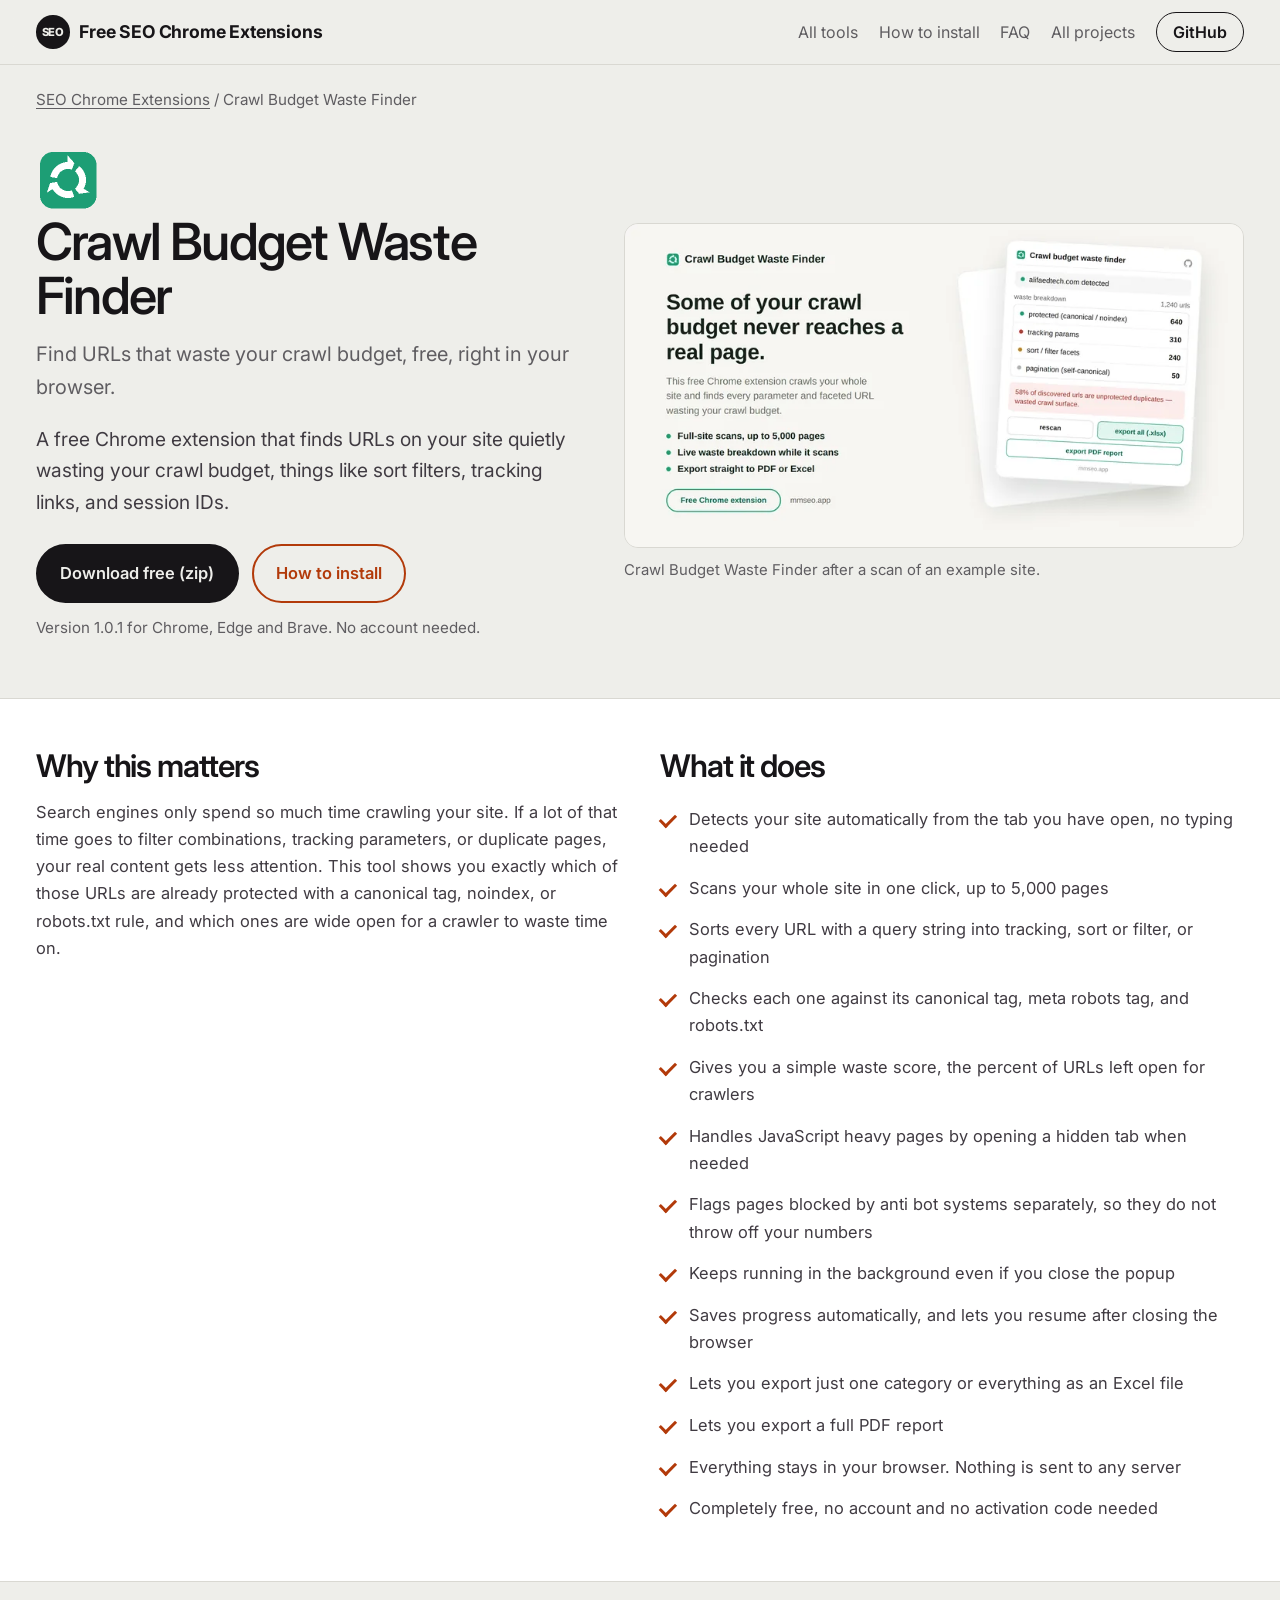
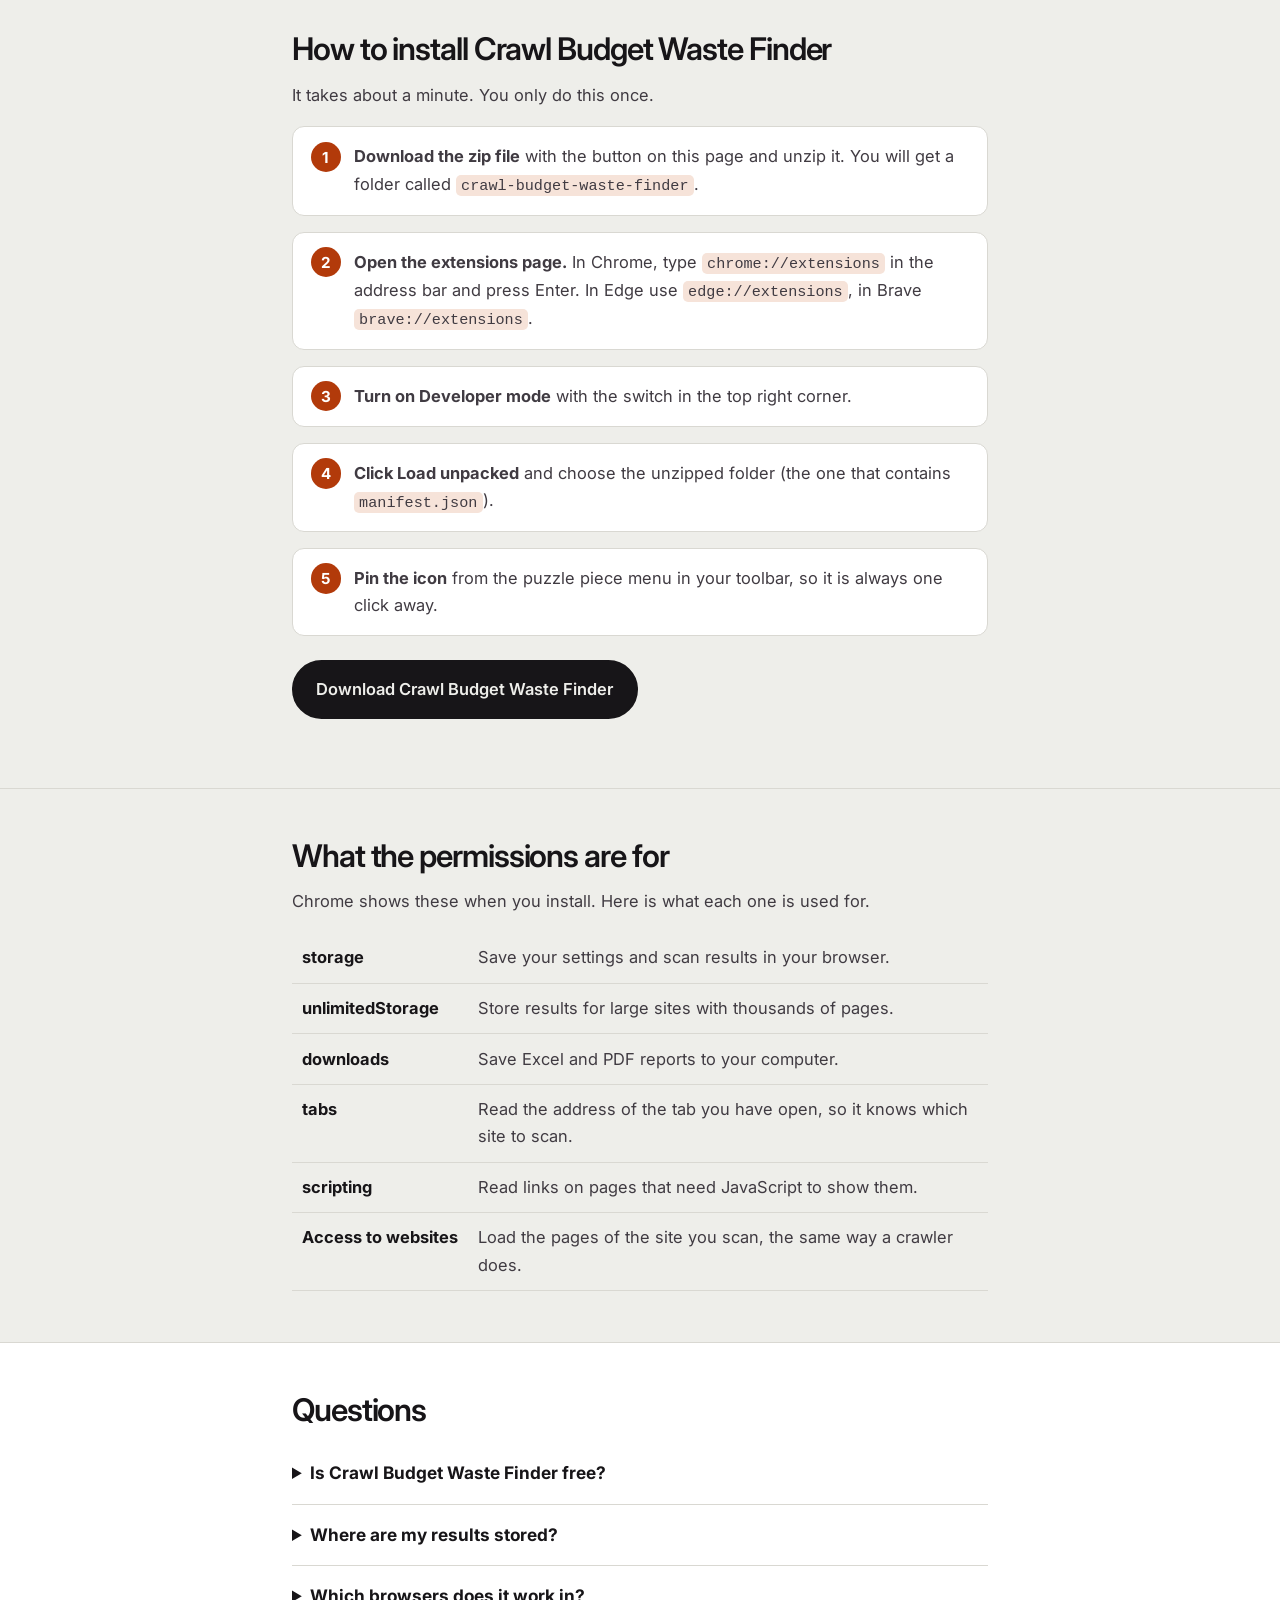
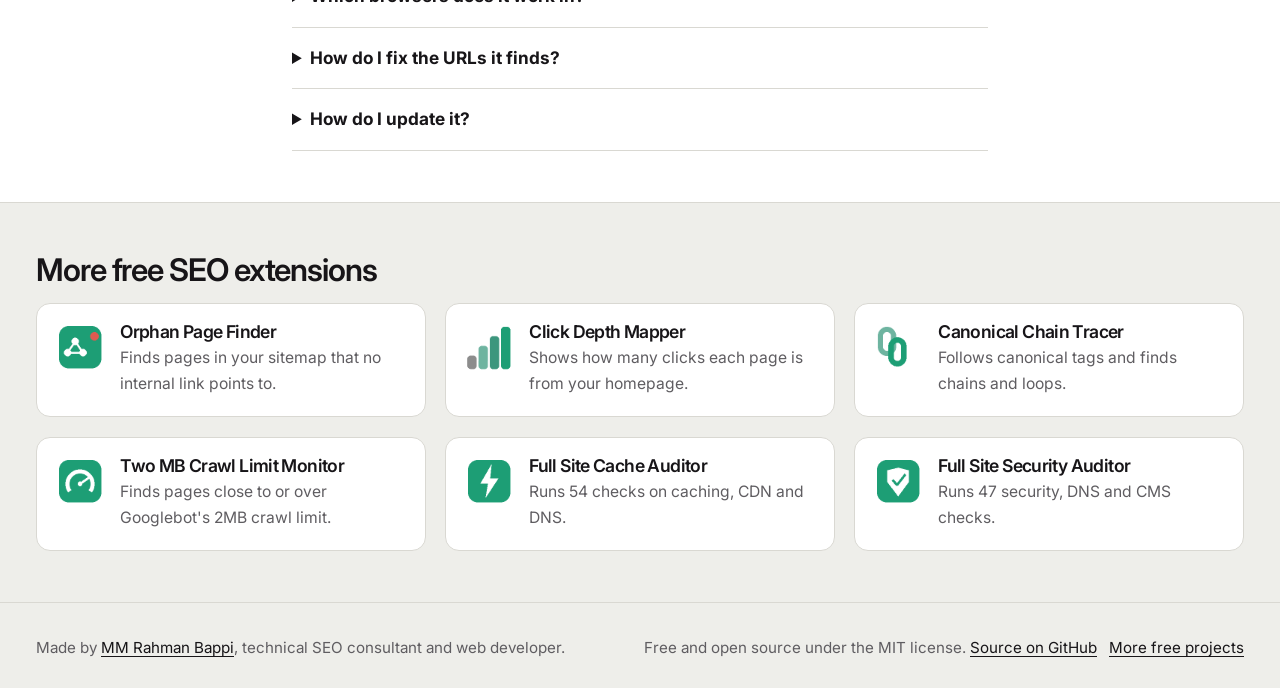
<file: crawl-budget-waste-finder/index.html>
<!doctype html>
<html lang="en">
<head>
<meta charset="utf-8">
<meta name="viewport" content="width=device-width, initial-scale=1">
<title>Crawl Budget Waste Finder: Free SEO Chrome Extension</title>
<meta name="description" content="Find faceted and parameter URLs wasting your crawl budget. Free, no account needed, up to 5,000 pages per scan.">
<link rel="canonical" href="https://mmrahmanbappi.github.io/chrome-extensions/crawl-budget-waste-finder/">
<meta name="robots" content="index, follow, max-image-preview:large">
<meta name="author" content="MM Rahman Bappi">
<meta name="theme-color" content="#16835a">
<meta property="og:type" content="website">
<meta property="og:site_name" content="Free SEO Chrome Extensions">
<meta property="og:title" content="Crawl Budget Waste Finder: Free SEO Chrome Extension">
<meta property="og:description" content="Find faceted and parameter URLs wasting your crawl budget. Free, no account needed, up to 5,000 pages per scan.">
<meta property="og:url" content="https://mmrahmanbappi.github.io/chrome-extensions/crawl-budget-waste-finder/">
<meta property="og:image" content="https://mmrahmanbappi.github.io/chrome-extensions/images/og/crawl-budget-waste-finder.jpg">
<meta property="og:image:width" content="1200">
<meta property="og:image:height" content="630">
<meta property="og:image:alt" content="Crawl Budget Waste Finder: Free SEO Chrome Extension">
<meta property="og:locale" content="en_US">
<meta name="twitter:card" content="summary_large_image">
<meta name="twitter:title" content="Crawl Budget Waste Finder: Free SEO Chrome Extension">
<meta name="twitter:description" content="Find faceted and parameter URLs wasting your crawl budget. Free, no account needed, up to 5,000 pages per scan.">
<meta name="twitter:image" content="https://mmrahmanbappi.github.io/chrome-extensions/images/og/crawl-budget-waste-finder.jpg">
<link rel="icon" href="https://mmrahmanbappi.github.io/chrome-extensions/favicon.svg" type="image/svg+xml">
<link rel="preconnect" href="https://fonts.googleapis.com"><link rel="preconnect" href="https://fonts.gstatic.com" crossorigin>
<link rel="stylesheet" href="https://fonts.googleapis.com/css2?family=Inter:wght@400;500;600;700&display=swap">
<link rel="stylesheet" href="https://mmrahmanbappi.github.io/chrome-extensions/site.css">
<script type="application/ld+json">
{
 "@context": "https://schema.org",
 "@graph": [
  {
   "@type": "WebSite",
   "@id": "https://mmrahmanbappi.github.io/chrome-extensions/#website",
   "url": "https://mmrahmanbappi.github.io/chrome-extensions/",
   "name": "Free SEO Chrome Extensions",
   "description": "Seven free Chrome extensions for technical SEO audits.",
   "inLanguage": "en",
   "publisher": {
    "@id": "https://mmrahmanbappi.github.io/chrome-extensions/#author"
   }
  },
  {
   "@type": "Person",
   "@id": "https://mmrahmanbappi.github.io/chrome-extensions/#author",
   "name": "MM Rahman Bappi",
   "url": "https://mmseo.app/",
   "jobTitle": "Technical SEO consultant and web developer",
   "sameAs": [
    "https://github.com/mmrahmanbappi",
    "https://mmseo.app/"
   ]
  },
  {
   "@type": "WebPage",
   "@id": "https://mmrahmanbappi.github.io/chrome-extensions/crawl-budget-waste-finder/#webpage",
   "url": "https://mmrahmanbappi.github.io/chrome-extensions/crawl-budget-waste-finder/",
   "name": "Crawl Budget Waste Finder: Free SEO Chrome Extension",
   "description": "Find faceted and parameter URLs wasting your crawl budget. Free, no account needed, up to 5,000 pages per scan.",
   "isPartOf": {
    "@id": "https://mmrahmanbappi.github.io/chrome-extensions/#website"
   },
   "about": {
    "@id": "https://mmrahmanbappi.github.io/chrome-extensions/crawl-budget-waste-finder/#app"
   },
   "primaryImageOfPage": "https://mmrahmanbappi.github.io/chrome-extensions/images/crawl-budget-waste-finder-1200.jpg",
   "breadcrumb": {
    "@id": "https://mmrahmanbappi.github.io/chrome-extensions/crawl-budget-waste-finder/#breadcrumb"
   },
   "inLanguage": "en",
   "dateModified": "2026-09-23"
  },
  {
   "@type": "SoftwareApplication",
   "@id": "https://mmrahmanbappi.github.io/chrome-extensions/crawl-budget-waste-finder/#app",
   "name": "Crawl Budget Waste Finder",
   "description": "A free Chrome extension that finds URLs on your site quietly wasting your crawl budget, things like sort filters, tracking links, and session IDs.",
   "url": "https://mmrahmanbappi.github.io/chrome-extensions/crawl-budget-waste-finder/",
   "applicationCategory": "BrowserApplication",
   "applicationSubCategory": "SEO tool",
   "operatingSystem": "Google Chrome, Microsoft Edge, Brave",
   "softwareVersion": "1.0.1",
   "downloadUrl": "https://github.com/mmrahmanbappi/chrome-extensions/releases/latest/download/crawl-budget-waste-finder.zip",
   "isAccessibleForFree": true,
   "offers": {
    "@type": "Offer",
    "price": "0",
    "priceCurrency": "USD"
   },
   "image": "https://mmrahmanbappi.github.io/chrome-extensions/images/icons/crawl-budget-waste-finder.png",
   "screenshot": "https://mmrahmanbappi.github.io/chrome-extensions/images/crawl-budget-waste-finder-1200.jpg",
   "featureList": [
    "Detects your site automatically from the tab you have open, no typing needed",
    "Scans your whole site in one click, up to 5,000 pages",
    "Sorts every URL with a query string into tracking, sort or filter, or pagination",
    "Checks each one against its canonical tag, meta robots tag, and robots.txt",
    "Gives you a simple waste score, the percent of URLs left open for crawlers",
    "Handles JavaScript heavy pages by opening a hidden tab when needed",
    "Flags pages blocked by anti bot systems separately, so they do not throw off your numbers",
    "Keeps running in the background even if you close the popup",
    "Saves progress automatically, and lets you resume after closing the browser",
    "Lets you export just one category or everything as an Excel file",
    "Lets you export a full PDF report",
    "Everything stays in your browser. Nothing is sent to any server",
    "Completely free, no account and no activation code needed"
   ],
   "permissions": "storage, unlimitedStorage, downloads, tabs, scripting, access to websites you scan",
   "author": {
    "@id": "https://mmrahmanbappi.github.io/chrome-extensions/#author"
   },
   "publisher": {
    "@id": "https://mmrahmanbappi.github.io/chrome-extensions/#author"
   }
  },
  {
   "@type": "BreadcrumbList",
   "@id": "https://mmrahmanbappi.github.io/chrome-extensions/crawl-budget-waste-finder/#breadcrumb",
   "itemListElement": [
    {
     "@type": "ListItem",
     "position": 1,
     "name": "SEO Chrome Extensions",
     "item": "https://mmrahmanbappi.github.io/chrome-extensions/"
    },
    {
     "@type": "ListItem",
     "position": 2,
     "name": "Crawl Budget Waste Finder",
     "item": "https://mmrahmanbappi.github.io/chrome-extensions/crawl-budget-waste-finder/"
    }
   ]
  },
  {
   "@type": "FAQPage",
   "@id": "https://mmrahmanbappi.github.io/chrome-extensions/crawl-budget-waste-finder/#faq",
   "mainEntity": [
    {
     "@type": "Question",
     "name": "Is Crawl Budget Waste Finder free?",
     "acceptedAnswer": {
      "@type": "Answer",
      "text": "Yes. It is free to download and use, and the code is open source under the MIT license. You do not need an account, a subscription or an activation code."
     }
    },
    {
     "@type": "Question",
     "name": "Where are my results stored?",
     "acceptedAnswer": {
      "@type": "Answer",
      "text": "Your scan results and settings are saved in your own browser. The extension does not ask you to sign in, and you can delete everything by removing the extension."
     }
    },
    {
     "@type": "Question",
     "name": "Which browsers does it work in?",
     "acceptedAnswer": {
      "@type": "Answer",
      "text": "Google Chrome, and other browsers built on Chromium such as Microsoft Edge and Brave."
     }
    },
    {
     "@type": "Question",
     "name": "How do I fix the URLs it finds?",
     "acceptedAnswer": {
      "@type": "Answer",
      "text": "For each URL it shows whether it is already handled by a canonical tag, a noindex tag or a robots.txt rule. The ones marked as open are the ones to fix first."
     }
    },
    {
     "@type": "Question",
     "name": "How do I update it?",
     "acceptedAnswer": {
      "@type": "Answer",
      "text": "Download the latest zip from this page, replace the old folder with the new one, and click the reload button on the extensions page."
     }
    }
   ]
  }
 ]
}
</script>
<!-- Google tag (gtag.js) -->
<script async src="https://www.googletagmanager.com/gtag/js?id=G-D8QGLFQD12"></script>
<script>
  window.dataLayer = window.dataLayer || [];
  function gtag(){dataLayer.push(arguments);}
  gtag('js', new Date());

  gtag('config', 'G-D8QGLFQD12');
</script>
</head>
<body>
<a class="skip" href="#main">Skip to content</a>
<header class="top"><div class="wrap">
<a class="brand" href="https://mmrahmanbappi.github.io/chrome-extensions/"><i aria-hidden="true">SEO</i>Free SEO Chrome Extensions</a>
<nav aria-label="Main"><a href="https://mmrahmanbappi.github.io/chrome-extensions/#tools">All tools</a><a href="https://mmrahmanbappi.github.io/chrome-extensions/#install">How to install</a><a href="https://mmrahmanbappi.github.io/chrome-extensions/#faq">FAQ</a><a href="https://mmrahmanbappi.github.io/">All projects</a><a class="gh" href="https://github.com/mmrahmanbappi/chrome-extensions">GitHub</a></nav>
</div></header>
<main id="main">
<div class="wrap"><nav class="crumbs" aria-label="Breadcrumb"><a href="https://mmrahmanbappi.github.io/chrome-extensions/">SEO Chrome Extensions</a> / <span aria-current="page">Crawl Budget Waste Finder</span></nav></div>
<section class="hero"><div class="wrap hero-grid">
<div>
<img class="icon" src="https://mmrahmanbappi.github.io/chrome-extensions/images/icons/crawl-budget-waste-finder.png" alt="" width="64" height="64">
<h1>Crawl Budget Waste Finder</h1>
<p class="phrase">Find URLs that waste your crawl budget, free, right in your browser.</p>
<p class="lead">A free Chrome extension that finds URLs on your site quietly wasting your crawl budget, things like sort filters, tracking links, and session IDs.</p>
<div class="actions"><a class="btn main" href="https://github.com/mmrahmanbappi/chrome-extensions/releases/latest/download/crawl-budget-waste-finder.zip">Download free (zip)</a><a class="btn alt" href="#install">How to install</a></div>
<p class="small">Version 1.0.1 for Chrome, Edge and Brave. No account needed.</p>
</div>
<figure>
<picture><source type="image/webp" srcset="https://mmrahmanbappi.github.io/chrome-extensions/images/crawl-budget-waste-finder-800.webp 800w, https://mmrahmanbappi.github.io/chrome-extensions/images/crawl-budget-waste-finder-1200.webp 1200w" sizes="(max-width: 860px) 100vw, 600px">
<img src="https://mmrahmanbappi.github.io/chrome-extensions/images/crawl-budget-waste-finder-1200.jpg" alt="Crawl Budget Waste Finder showing the results of a scan" width="1200" height="628" fetchpriority="high"></picture>
<figcaption>Crawl Budget Waste Finder after a scan of an example site.</figcaption>
</figure>
</div></section>

<section class="band alt"><div class="wrap two">
<div><h2>Why this matters</h2><p>Search engines only spend so much time crawling your site. If a lot of that time goes to filter combinations, tracking parameters, or duplicate pages, your real content gets less attention. This tool shows you exactly which of those URLs are already protected with a canonical tag, noindex, or robots.txt rule, and which ones are wide open for a crawler to waste time on.</p></div>
<div><h2>What it does</h2><ul class="checks"><li>Detects your site automatically from the tab you have open, no typing needed</li><li>Scans your whole site in one click, up to 5,000 pages</li><li>Sorts every URL with a query string into tracking, sort or filter, or pagination</li><li>Checks each one against its canonical tag, meta robots tag, and robots.txt</li><li>Gives you a simple waste score, the percent of URLs left open for crawlers</li><li>Handles JavaScript heavy pages by opening a hidden tab when needed</li><li>Flags pages blocked by anti bot systems separately, so they do not throw off your numbers</li><li>Keeps running in the background even if you close the popup</li><li>Saves progress automatically, and lets you resume after closing the browser</li><li>Lets you export just one category or everything as an Excel file</li><li>Lets you export a full PDF report</li><li>Everything stays in your browser. Nothing is sent to any server</li><li>Completely free, no account and no activation code needed</li></ul></div>
</div></section>



<section class="band" id="install"><div class="wrap narrow">
<h2>How to install Crawl Budget Waste Finder</h2>
<p>It takes about a minute. You only do this once.</p>
<ol class="steps">
<li><strong>Download the zip file</strong> with the button on this page and unzip it. You will get a folder called <code>crawl-budget-waste-finder</code>.</li>
<li><strong>Open the extensions page.</strong> In Chrome, type <code>chrome://extensions</code> in the address bar and press Enter. In Edge use <code>edge://extensions</code>, in Brave <code>brave://extensions</code>.</li>
<li><strong>Turn on Developer mode</strong> with the switch in the top right corner.</li>
<li><strong>Click Load unpacked</strong> and choose the unzipped folder (the one that contains <code>manifest.json</code>).</li>
<li><strong>Pin the icon</strong> from the puzzle piece menu in your toolbar, so it is always one click away.</li>
</ol>
<p style="margin-top:1.5rem"><a class="btn main" href="https://github.com/mmrahmanbappi/chrome-extensions/releases/latest/download/crawl-budget-waste-finder.zip">Download Crawl Budget Waste Finder</a></p>
</div></section>



<section class="band"><div class="wrap narrow">
<h2>What the permissions are for</h2>
<p>Chrome shows these when you install. Here is what each one is used for.</p>
<table class="perm"><tbody><tr><th>storage</th><td>Save your settings and scan results in your browser.</td></tr><tr><th>unlimitedStorage</th><td>Store results for large sites with thousands of pages.</td></tr><tr><th>downloads</th><td>Save Excel and PDF reports to your computer.</td></tr><tr><th>tabs</th><td>Read the address of the tab you have open, so it knows which site to scan.</td></tr><tr><th>scripting</th><td>Read links on pages that need JavaScript to show them.</td></tr><tr><th>Access to websites</th><td>Load the pages of the site you scan, the same way a crawler does.</td></tr></tbody></table>
</div></section>

<section class="band alt" id="faq"><div class="wrap narrow">
<h2>Questions</h2>
<details><summary>Is Crawl Budget Waste Finder free?</summary><p>Yes. It is free to download and use, and the code is open source under the MIT license. You do not need an account, a subscription or an activation code.</p></details><details><summary>Where are my results stored?</summary><p>Your scan results and settings are saved in your own browser. The extension does not ask you to sign in, and you can delete everything by removing the extension.</p></details><details><summary>Which browsers does it work in?</summary><p>Google Chrome, and other browsers built on Chromium such as Microsoft Edge and Brave.</p></details><details><summary>How do I fix the URLs it finds?</summary><p>For each URL it shows whether it is already handled by a canonical tag, a noindex tag or a robots.txt rule. The ones marked as open are the ones to fix first.</p></details><details><summary>How do I update it?</summary><p>Download the latest zip from this page, replace the old folder with the new one, and click the reload button on the extensions page.</p></details>
</div></section>

<section class="band"><div class="wrap">
<h2>More free SEO extensions</h2>
<ul class="grid"><li><a class="card" href="https://mmrahmanbappi.github.io/chrome-extensions/orphan-page-finder/"><img src="https://mmrahmanbappi.github.io/chrome-extensions/images/icons/orphan-page-finder.png" alt="" width="48" height="48" loading="lazy"><div><h3>Orphan Page Finder</h3><p>Finds pages in your sitemap that no internal link points to.</p></div></a></li><li><a class="card" href="https://mmrahmanbappi.github.io/chrome-extensions/click-depth-mapper/"><img src="https://mmrahmanbappi.github.io/chrome-extensions/images/icons/click-depth-mapper.png" alt="" width="48" height="48" loading="lazy"><div><h3>Click Depth Mapper</h3><p>Shows how many clicks each page is from your homepage.</p></div></a></li><li><a class="card" href="https://mmrahmanbappi.github.io/chrome-extensions/canonical-chain-tracer/"><img src="https://mmrahmanbappi.github.io/chrome-extensions/images/icons/canonical-chain-tracer.png" alt="" width="48" height="48" loading="lazy"><div><h3>Canonical Chain Tracer</h3><p>Follows canonical tags and finds chains and loops.</p></div></a></li><li><a class="card" href="https://mmrahmanbappi.github.io/chrome-extensions/two-mb-crawl-limit-monitor/"><img src="https://mmrahmanbappi.github.io/chrome-extensions/images/icons/two-mb-crawl-limit-monitor.png" alt="" width="48" height="48" loading="lazy"><div><h3>Two MB Crawl Limit Monitor</h3><p>Finds pages close to or over Googlebot&#x27;s 2MB crawl limit.</p></div></a></li><li><a class="card" href="https://mmrahmanbappi.github.io/chrome-extensions/full-site-cache-auditor/"><img src="https://mmrahmanbappi.github.io/chrome-extensions/images/icons/full-site-cache-auditor.png" alt="" width="48" height="48" loading="lazy"><div><h3>Full Site Cache Auditor</h3><p>Runs 54 checks on caching, CDN and DNS.</p></div></a></li><li><a class="card" href="https://mmrahmanbappi.github.io/chrome-extensions/full-site-security-auditor/"><img src="https://mmrahmanbappi.github.io/chrome-extensions/images/icons/full-site-security-auditor.png" alt="" width="48" height="48" loading="lazy"><div><h3>Full Site Security Auditor</h3><p>Runs 47 security, DNS and CMS checks.</p></div></a></li></ul>
</div></section>
</main>
<footer><div class="wrap">
<p>Made by <a href="https://mmseo.app/">MM Rahman Bappi</a>, technical SEO consultant and web developer.</p>
<p>Free and open source under the MIT license. <a href="https://github.com/mmrahmanbappi/chrome-extensions">Source on GitHub</a> &nbsp; <a href="https://mmrahmanbappi.github.io/">More free projects</a></p>
</div></footer>
<script>(function(){var cur=document.getElementById('mtcur'),nx=document.getElementById('mtnx');if(!cur||matchMedia('(prefers-reduced-motion: reduce)').matches)return;var items=JSON.parse(cur.dataset.items),i=0;
setInterval(function(){i=(i+1)%items.length;cur.style.opacity=0;setTimeout(function(){cur.textContent=items[i];cur.style.opacity=1;nx.innerHTML='';for(var k=1;k<5;k++){var li=document.createElement('li');li.textContent=items[(i+k)%items.length];nx.appendChild(li);}},350);},2600);})();</script>
</body>
</html>
</file>
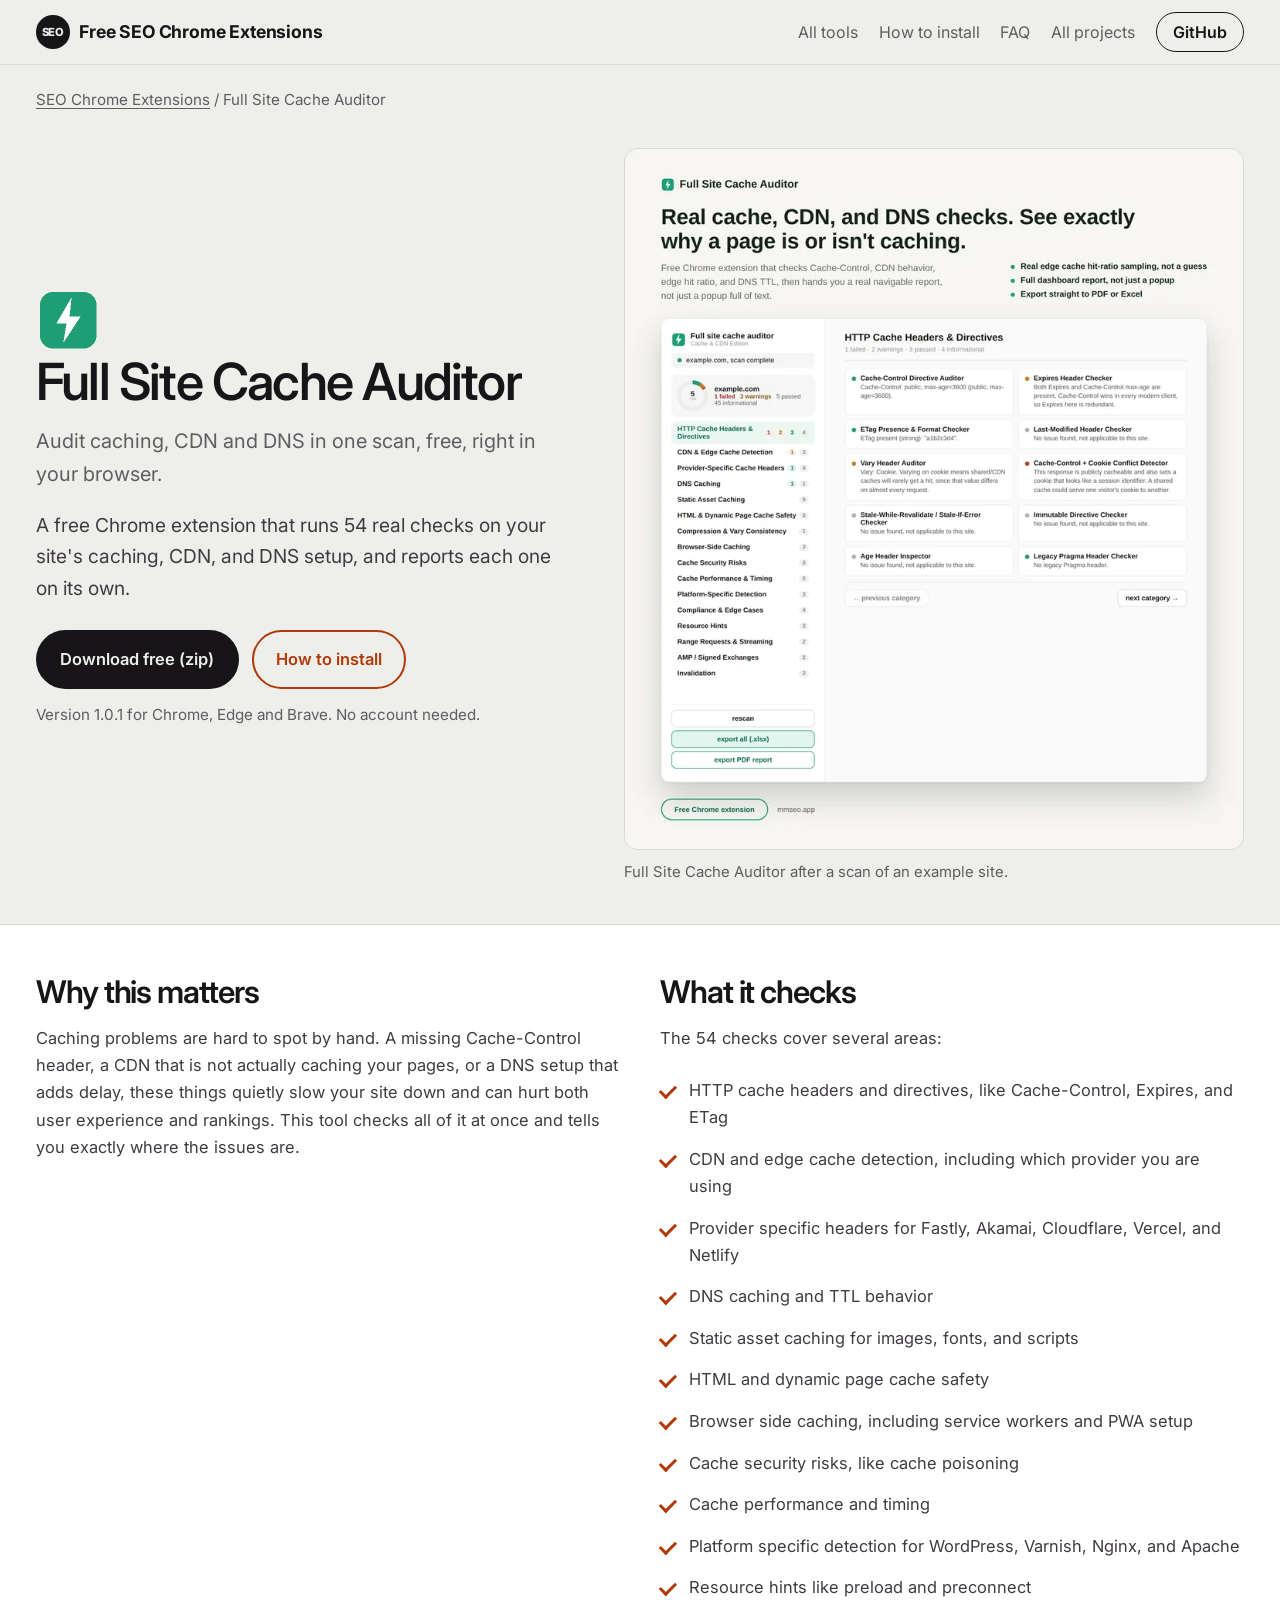
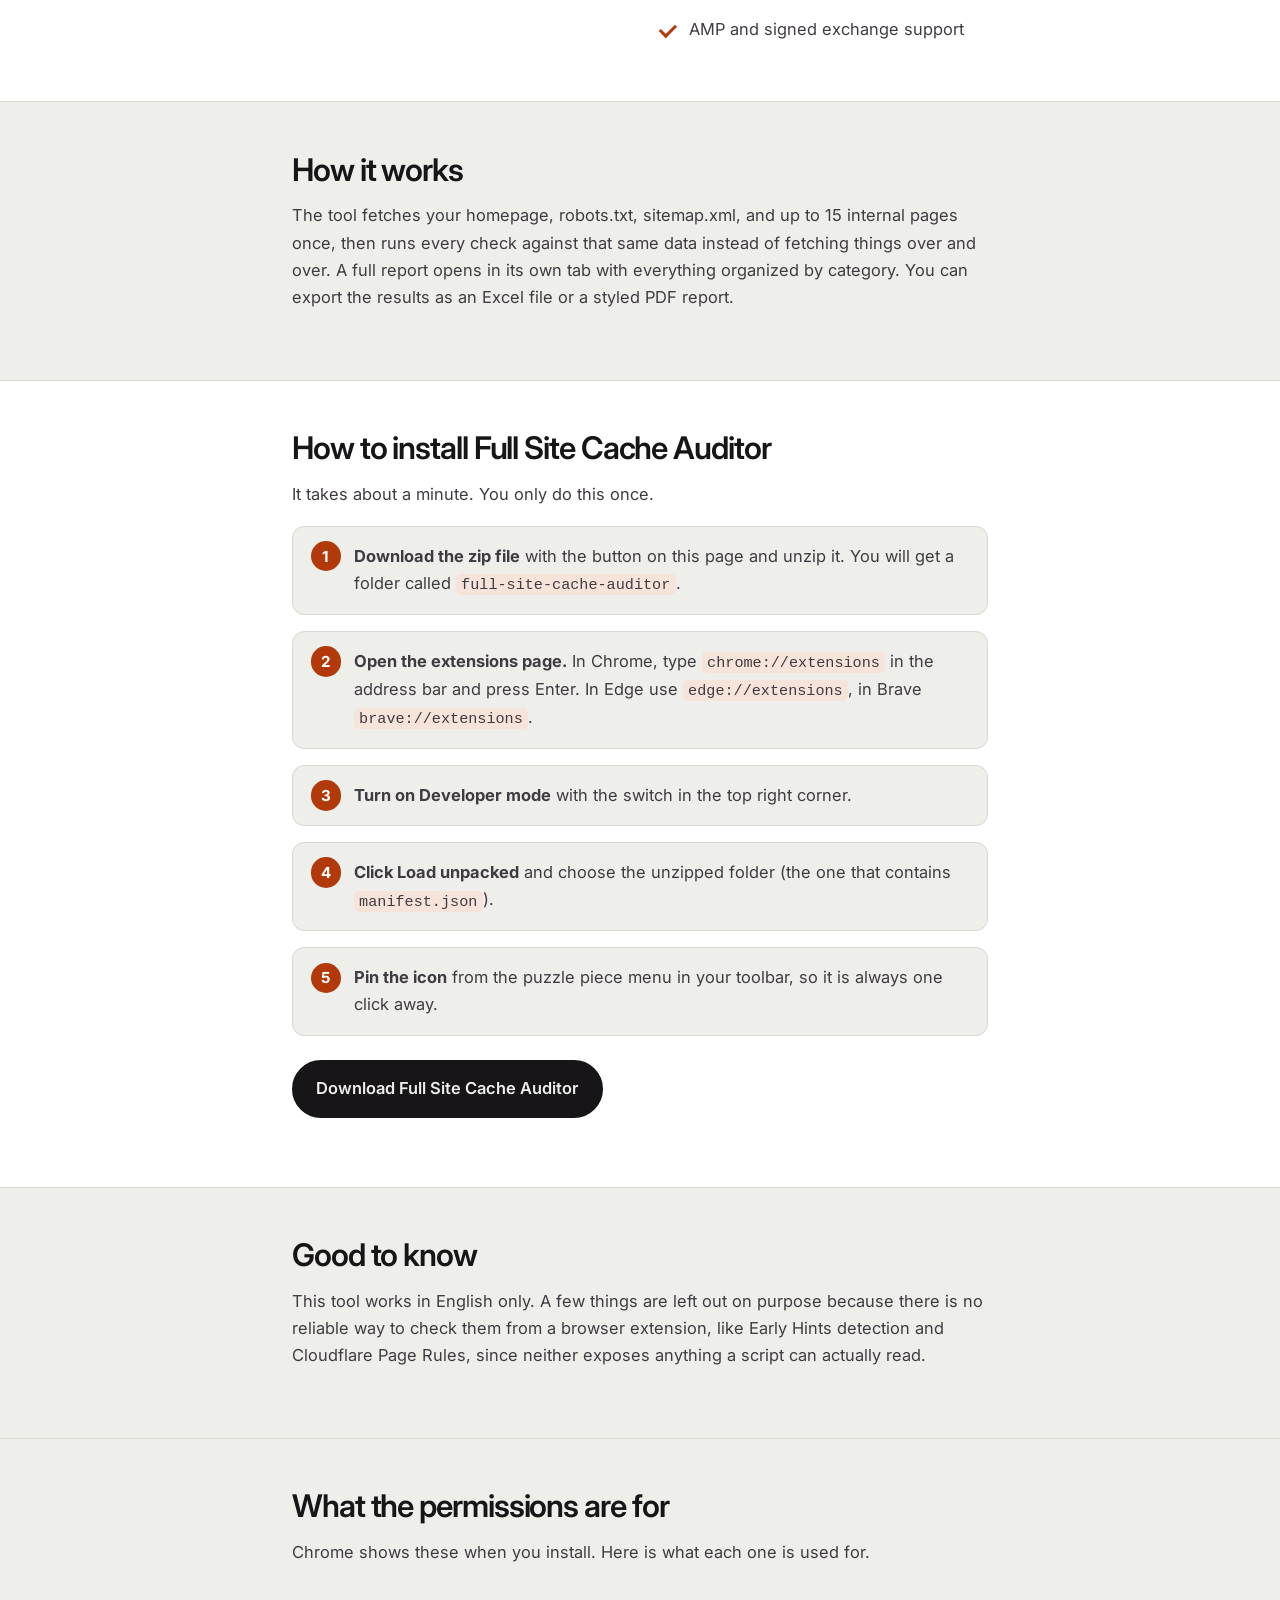
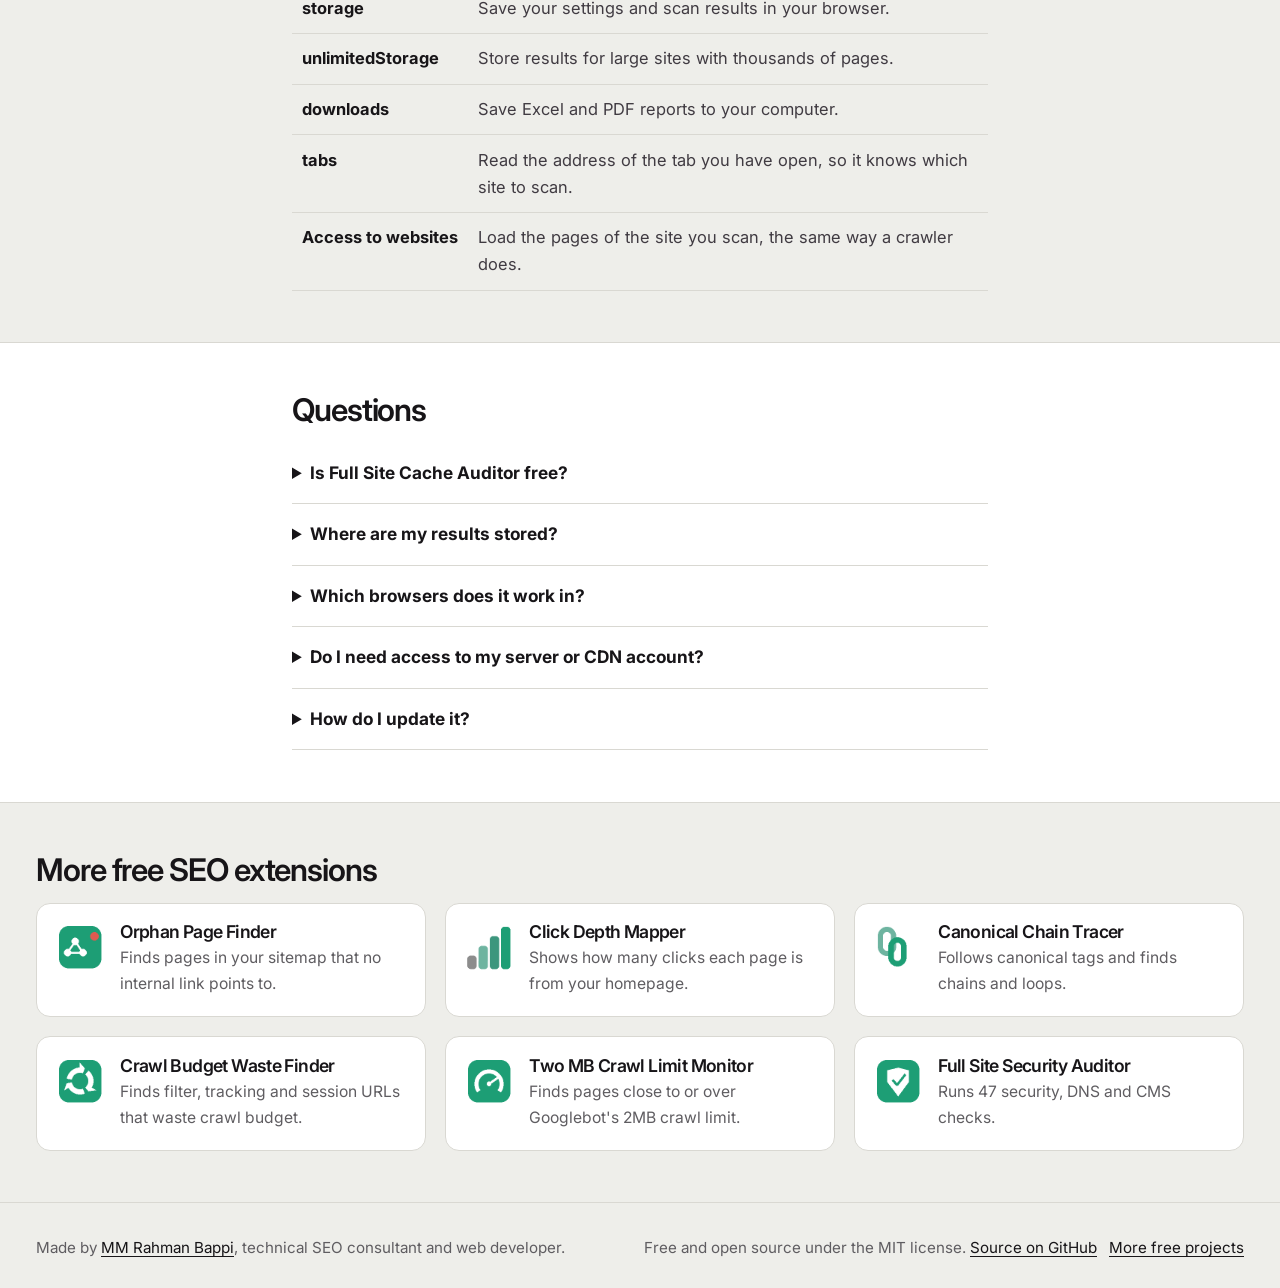
<file: full-site-cache-auditor/index.html>
<!doctype html>
<html lang="en">
<head>
<meta charset="utf-8">
<meta name="viewport" content="width=device-width, initial-scale=1">
<title>Full Site Cache Auditor: Free SEO Chrome Extension</title>
<meta name="description" content="Run 54 checks on caching, CDN and DNS, see exactly why a page is or is not cached, and export a PDF report. Free.">
<link rel="canonical" href="https://mmrahmanbappi.github.io/chrome-extensions/full-site-cache-auditor/">
<meta name="robots" content="index, follow, max-image-preview:large">
<meta name="author" content="MM Rahman Bappi">
<meta name="theme-color" content="#16835a">
<meta property="og:type" content="website">
<meta property="og:site_name" content="Free SEO Chrome Extensions">
<meta property="og:title" content="Full Site Cache Auditor: Free SEO Chrome Extension">
<meta property="og:description" content="Run 54 checks on caching, CDN and DNS, see exactly why a page is or is not cached, and export a PDF report. Free.">
<meta property="og:url" content="https://mmrahmanbappi.github.io/chrome-extensions/full-site-cache-auditor/">
<meta property="og:image" content="https://mmrahmanbappi.github.io/chrome-extensions/images/og/full-site-cache-auditor.jpg">
<meta property="og:image:width" content="1200">
<meta property="og:image:height" content="630">
<meta property="og:image:alt" content="Full Site Cache Auditor: Free SEO Chrome Extension">
<meta property="og:locale" content="en_US">
<meta name="twitter:card" content="summary_large_image">
<meta name="twitter:title" content="Full Site Cache Auditor: Free SEO Chrome Extension">
<meta name="twitter:description" content="Run 54 checks on caching, CDN and DNS, see exactly why a page is or is not cached, and export a PDF report. Free.">
<meta name="twitter:image" content="https://mmrahmanbappi.github.io/chrome-extensions/images/og/full-site-cache-auditor.jpg">
<link rel="icon" href="https://mmrahmanbappi.github.io/chrome-extensions/favicon.svg" type="image/svg+xml">
<link rel="preconnect" href="https://fonts.googleapis.com"><link rel="preconnect" href="https://fonts.gstatic.com" crossorigin>
<link rel="stylesheet" href="https://fonts.googleapis.com/css2?family=Inter:wght@400;500;600;700&display=swap">
<link rel="stylesheet" href="https://mmrahmanbappi.github.io/chrome-extensions/site.css">
<script type="application/ld+json">
{
 "@context": "https://schema.org",
 "@graph": [
  {
   "@type": "WebSite",
   "@id": "https://mmrahmanbappi.github.io/chrome-extensions/#website",
   "url": "https://mmrahmanbappi.github.io/chrome-extensions/",
   "name": "Free SEO Chrome Extensions",
   "description": "Seven free Chrome extensions for technical SEO audits.",
   "inLanguage": "en",
   "publisher": {
    "@id": "https://mmrahmanbappi.github.io/chrome-extensions/#author"
   }
  },
  {
   "@type": "Person",
   "@id": "https://mmrahmanbappi.github.io/chrome-extensions/#author",
   "name": "MM Rahman Bappi",
   "url": "https://mmseo.app/",
   "jobTitle": "Technical SEO consultant and web developer",
   "sameAs": [
    "https://github.com/mmrahmanbappi",
    "https://mmseo.app/"
   ]
  },
  {
   "@type": "WebPage",
   "@id": "https://mmrahmanbappi.github.io/chrome-extensions/full-site-cache-auditor/#webpage",
   "url": "https://mmrahmanbappi.github.io/chrome-extensions/full-site-cache-auditor/",
   "name": "Full Site Cache Auditor: Free SEO Chrome Extension",
   "description": "Run 54 checks on caching, CDN and DNS, see exactly why a page is or is not cached, and export a PDF report. Free.",
   "isPartOf": {
    "@id": "https://mmrahmanbappi.github.io/chrome-extensions/#website"
   },
   "about": {
    "@id": "https://mmrahmanbappi.github.io/chrome-extensions/full-site-cache-auditor/#app"
   },
   "primaryImageOfPage": "https://mmrahmanbappi.github.io/chrome-extensions/images/full-site-cache-auditor-1200.jpg",
   "breadcrumb": {
    "@id": "https://mmrahmanbappi.github.io/chrome-extensions/full-site-cache-auditor/#breadcrumb"
   },
   "inLanguage": "en",
   "dateModified": "2026-09-23"
  },
  {
   "@type": "SoftwareApplication",
   "@id": "https://mmrahmanbappi.github.io/chrome-extensions/full-site-cache-auditor/#app",
   "name": "Full Site Cache Auditor",
   "description": "A free Chrome extension that runs 54 real checks on your site's caching, CDN, and DNS setup, and reports each one on its own.",
   "url": "https://mmrahmanbappi.github.io/chrome-extensions/full-site-cache-auditor/",
   "applicationCategory": "BrowserApplication",
   "applicationSubCategory": "SEO tool",
   "operatingSystem": "Google Chrome, Microsoft Edge, Brave",
   "softwareVersion": "1.0.1",
   "downloadUrl": "https://github.com/mmrahmanbappi/chrome-extensions/releases/latest/download/full-site-cache-auditor.zip",
   "isAccessibleForFree": true,
   "offers": {
    "@type": "Offer",
    "price": "0",
    "priceCurrency": "USD"
   },
   "image": "https://mmrahmanbappi.github.io/chrome-extensions/images/icons/full-site-cache-auditor.png",
   "screenshot": "https://mmrahmanbappi.github.io/chrome-extensions/images/full-site-cache-auditor-1200.jpg",
   "featureList": [
    "HTTP cache headers and directives, like Cache-Control, Expires, and ETag",
    "CDN and edge cache detection, including which provider you are using",
    "Provider specific headers for Fastly, Akamai, Cloudflare, Vercel, and Netlify",
    "DNS caching and TTL behavior",
    "Static asset caching for images, fonts, and scripts",
    "HTML and dynamic page cache safety",
    "Browser side caching, including service workers and PWA setup",
    "Cache security risks, like cache poisoning",
    "Cache performance and timing",
    "Platform specific detection for WordPress, Varnish, Nginx, and Apache",
    "Resource hints like preload and preconnect",
    "AMP and signed exchange support"
   ],
   "permissions": "storage, unlimitedStorage, downloads, tabs, access to websites you scan",
   "author": {
    "@id": "https://mmrahmanbappi.github.io/chrome-extensions/#author"
   },
   "publisher": {
    "@id": "https://mmrahmanbappi.github.io/chrome-extensions/#author"
   }
  },
  {
   "@type": "BreadcrumbList",
   "@id": "https://mmrahmanbappi.github.io/chrome-extensions/full-site-cache-auditor/#breadcrumb",
   "itemListElement": [
    {
     "@type": "ListItem",
     "position": 1,
     "name": "SEO Chrome Extensions",
     "item": "https://mmrahmanbappi.github.io/chrome-extensions/"
    },
    {
     "@type": "ListItem",
     "position": 2,
     "name": "Full Site Cache Auditor",
     "item": "https://mmrahmanbappi.github.io/chrome-extensions/full-site-cache-auditor/"
    }
   ]
  },
  {
   "@type": "FAQPage",
   "@id": "https://mmrahmanbappi.github.io/chrome-extensions/full-site-cache-auditor/#faq",
   "mainEntity": [
    {
     "@type": "Question",
     "name": "Is Full Site Cache Auditor free?",
     "acceptedAnswer": {
      "@type": "Answer",
      "text": "Yes. It is free to download and use, and the code is open source under the MIT license. You do not need an account, a subscription or an activation code."
     }
    },
    {
     "@type": "Question",
     "name": "Where are my results stored?",
     "acceptedAnswer": {
      "@type": "Answer",
      "text": "Your scan results and settings are saved in your own browser. The extension does not ask you to sign in, and you can delete everything by removing the extension."
     }
    },
    {
     "@type": "Question",
     "name": "Which browsers does it work in?",
     "acceptedAnswer": {
      "@type": "Answer",
      "text": "Google Chrome, and other browsers built on Chromium such as Microsoft Edge and Brave."
     }
    },
    {
     "@type": "Question",
     "name": "Do I need access to my server or CDN account?",
     "acceptedAnswer": {
      "@type": "Answer",
      "text": "No. It reads the public responses your site sends, the same way a visitor's browser or a crawler would."
     }
    },
    {
     "@type": "Question",
     "name": "How do I update it?",
     "acceptedAnswer": {
      "@type": "Answer",
      "text": "Download the latest zip from this page, replace the old folder with the new one, and click the reload button on the extensions page."
     }
    }
   ]
  }
 ]
}
</script>
<!-- Google tag (gtag.js) -->
<script async src="https://www.googletagmanager.com/gtag/js?id=G-D8QGLFQD12"></script>
<script>
  window.dataLayer = window.dataLayer || [];
  function gtag(){dataLayer.push(arguments);}
  gtag('js', new Date());

  gtag('config', 'G-D8QGLFQD12');
</script>
</head>
<body>
<a class="skip" href="#main">Skip to content</a>
<header class="top"><div class="wrap">
<a class="brand" href="https://mmrahmanbappi.github.io/chrome-extensions/"><i aria-hidden="true">SEO</i>Free SEO Chrome Extensions</a>
<nav aria-label="Main"><a href="https://mmrahmanbappi.github.io/chrome-extensions/#tools">All tools</a><a href="https://mmrahmanbappi.github.io/chrome-extensions/#install">How to install</a><a href="https://mmrahmanbappi.github.io/chrome-extensions/#faq">FAQ</a><a href="https://mmrahmanbappi.github.io/">All projects</a><a class="gh" href="https://github.com/mmrahmanbappi/chrome-extensions">GitHub</a></nav>
</div></header>
<main id="main">
<div class="wrap"><nav class="crumbs" aria-label="Breadcrumb"><a href="https://mmrahmanbappi.github.io/chrome-extensions/">SEO Chrome Extensions</a> / <span aria-current="page">Full Site Cache Auditor</span></nav></div>
<section class="hero"><div class="wrap hero-grid">
<div>
<img class="icon" src="https://mmrahmanbappi.github.io/chrome-extensions/images/icons/full-site-cache-auditor.png" alt="" width="64" height="64">
<h1>Full Site Cache Auditor</h1>
<p class="phrase">Audit caching, CDN and DNS in one scan, free, right in your browser.</p>
<p class="lead">A free Chrome extension that runs 54 real checks on your site&#x27;s caching, CDN, and DNS setup, and reports each one on its own.</p>
<div class="actions"><a class="btn main" href="https://github.com/mmrahmanbappi/chrome-extensions/releases/latest/download/full-site-cache-auditor.zip">Download free (zip)</a><a class="btn alt" href="#install">How to install</a></div>
<p class="small">Version 1.0.1 for Chrome, Edge and Brave. No account needed.</p>
</div>
<figure>
<picture><source type="image/webp" srcset="https://mmrahmanbappi.github.io/chrome-extensions/images/full-site-cache-auditor-800.webp 800w, https://mmrahmanbappi.github.io/chrome-extensions/images/full-site-cache-auditor-1200.webp 1200w" sizes="(max-width: 860px) 100vw, 600px">
<img src="https://mmrahmanbappi.github.io/chrome-extensions/images/full-site-cache-auditor-1200.jpg" alt="Full Site Cache Auditor showing the results of a scan" width="1200" height="1360" fetchpriority="high"></picture>
<figcaption>Full Site Cache Auditor after a scan of an example site.</figcaption>
</figure>
</div></section>

<section class="band alt"><div class="wrap two">
<div><h2>Why this matters</h2><p>Caching problems are hard to spot by hand. A missing Cache-Control header, a CDN that is not actually caching your pages, or a DNS setup that adds delay, these things quietly slow your site down and can hurt both user experience and rankings. This tool checks all of it at once and tells you exactly where the issues are.</p></div>
<div><h2>What it checks</h2><p>The 54 checks cover several areas:</p><ul class="checks"><li>HTTP cache headers and directives, like Cache-Control, Expires, and ETag</li><li>CDN and edge cache detection, including which provider you are using</li><li>Provider specific headers for Fastly, Akamai, Cloudflare, Vercel, and Netlify</li><li>DNS caching and TTL behavior</li><li>Static asset caching for images, fonts, and scripts</li><li>HTML and dynamic page cache safety</li><li>Browser side caching, including service workers and PWA setup</li><li>Cache security risks, like cache poisoning</li><li>Cache performance and timing</li><li>Platform specific detection for WordPress, Varnish, Nginx, and Apache</li><li>Resource hints like preload and preconnect</li><li>AMP and signed exchange support</li></ul></div>
</div></section>

<section class="band"><div class="wrap narrow"><h2>How it works</h2><p>The tool fetches your homepage, robots.txt, sitemap.xml, and up to 15 internal pages once, then runs every check against that same data instead of fetching things over and over. A full report opens in its own tab with everything organized by category. You can export the results as an Excel file or a styled PDF report.</p></div></section>

<section class="band alt" id="install"><div class="wrap narrow">
<h2>How to install Full Site Cache Auditor</h2>
<p>It takes about a minute. You only do this once.</p>
<ol class="steps">
<li><strong>Download the zip file</strong> with the button on this page and unzip it. You will get a folder called <code>full-site-cache-auditor</code>.</li>
<li><strong>Open the extensions page.</strong> In Chrome, type <code>chrome://extensions</code> in the address bar and press Enter. In Edge use <code>edge://extensions</code>, in Brave <code>brave://extensions</code>.</li>
<li><strong>Turn on Developer mode</strong> with the switch in the top right corner.</li>
<li><strong>Click Load unpacked</strong> and choose the unzipped folder (the one that contains <code>manifest.json</code>).</li>
<li><strong>Pin the icon</strong> from the puzzle piece menu in your toolbar, so it is always one click away.</li>
</ol>
<p style="margin-top:1.5rem"><a class="btn main" href="https://github.com/mmrahmanbappi/chrome-extensions/releases/latest/download/full-site-cache-auditor.zip">Download Full Site Cache Auditor</a></p>
</div></section>

<section class="band"><div class="wrap narrow"><h2>Good to know</h2><p>This tool works in English only. A few things are left out on purpose because there is no reliable way to check them from a browser extension, like Early Hints detection and Cloudflare Page Rules, since neither exposes anything a script can actually read.</p></div></section>

<section class="band"><div class="wrap narrow">
<h2>What the permissions are for</h2>
<p>Chrome shows these when you install. Here is what each one is used for.</p>
<table class="perm"><tbody><tr><th>storage</th><td>Save your settings and scan results in your browser.</td></tr><tr><th>unlimitedStorage</th><td>Store results for large sites with thousands of pages.</td></tr><tr><th>downloads</th><td>Save Excel and PDF reports to your computer.</td></tr><tr><th>tabs</th><td>Read the address of the tab you have open, so it knows which site to scan.</td></tr><tr><th>Access to websites</th><td>Load the pages of the site you scan, the same way a crawler does.</td></tr></tbody></table>
</div></section>

<section class="band alt" id="faq"><div class="wrap narrow">
<h2>Questions</h2>
<details><summary>Is Full Site Cache Auditor free?</summary><p>Yes. It is free to download and use, and the code is open source under the MIT license. You do not need an account, a subscription or an activation code.</p></details><details><summary>Where are my results stored?</summary><p>Your scan results and settings are saved in your own browser. The extension does not ask you to sign in, and you can delete everything by removing the extension.</p></details><details><summary>Which browsers does it work in?</summary><p>Google Chrome, and other browsers built on Chromium such as Microsoft Edge and Brave.</p></details><details><summary>Do I need access to my server or CDN account?</summary><p>No. It reads the public responses your site sends, the same way a visitor&#x27;s browser or a crawler would.</p></details><details><summary>How do I update it?</summary><p>Download the latest zip from this page, replace the old folder with the new one, and click the reload button on the extensions page.</p></details>
</div></section>

<section class="band"><div class="wrap">
<h2>More free SEO extensions</h2>
<ul class="grid"><li><a class="card" href="https://mmrahmanbappi.github.io/chrome-extensions/orphan-page-finder/"><img src="https://mmrahmanbappi.github.io/chrome-extensions/images/icons/orphan-page-finder.png" alt="" width="48" height="48" loading="lazy"><div><h3>Orphan Page Finder</h3><p>Finds pages in your sitemap that no internal link points to.</p></div></a></li><li><a class="card" href="https://mmrahmanbappi.github.io/chrome-extensions/click-depth-mapper/"><img src="https://mmrahmanbappi.github.io/chrome-extensions/images/icons/click-depth-mapper.png" alt="" width="48" height="48" loading="lazy"><div><h3>Click Depth Mapper</h3><p>Shows how many clicks each page is from your homepage.</p></div></a></li><li><a class="card" href="https://mmrahmanbappi.github.io/chrome-extensions/canonical-chain-tracer/"><img src="https://mmrahmanbappi.github.io/chrome-extensions/images/icons/canonical-chain-tracer.png" alt="" width="48" height="48" loading="lazy"><div><h3>Canonical Chain Tracer</h3><p>Follows canonical tags and finds chains and loops.</p></div></a></li><li><a class="card" href="https://mmrahmanbappi.github.io/chrome-extensions/crawl-budget-waste-finder/"><img src="https://mmrahmanbappi.github.io/chrome-extensions/images/icons/crawl-budget-waste-finder.png" alt="" width="48" height="48" loading="lazy"><div><h3>Crawl Budget Waste Finder</h3><p>Finds filter, tracking and session URLs that waste crawl budget.</p></div></a></li><li><a class="card" href="https://mmrahmanbappi.github.io/chrome-extensions/two-mb-crawl-limit-monitor/"><img src="https://mmrahmanbappi.github.io/chrome-extensions/images/icons/two-mb-crawl-limit-monitor.png" alt="" width="48" height="48" loading="lazy"><div><h3>Two MB Crawl Limit Monitor</h3><p>Finds pages close to or over Googlebot&#x27;s 2MB crawl limit.</p></div></a></li><li><a class="card" href="https://mmrahmanbappi.github.io/chrome-extensions/full-site-security-auditor/"><img src="https://mmrahmanbappi.github.io/chrome-extensions/images/icons/full-site-security-auditor.png" alt="" width="48" height="48" loading="lazy"><div><h3>Full Site Security Auditor</h3><p>Runs 47 security, DNS and CMS checks.</p></div></a></li></ul>
</div></section>
</main>
<footer><div class="wrap">
<p>Made by <a href="https://mmseo.app/">MM Rahman Bappi</a>, technical SEO consultant and web developer.</p>
<p>Free and open source under the MIT license. <a href="https://github.com/mmrahmanbappi/chrome-extensions">Source on GitHub</a> &nbsp; <a href="https://mmrahmanbappi.github.io/">More free projects</a></p>
</div></footer>
<script>(function(){var cur=document.getElementById('mtcur'),nx=document.getElementById('mtnx');if(!cur||matchMedia('(prefers-reduced-motion: reduce)').matches)return;var items=JSON.parse(cur.dataset.items),i=0;
setInterval(function(){i=(i+1)%items.length;cur.style.opacity=0;setTimeout(function(){cur.textContent=items[i];cur.style.opacity=1;nx.innerHTML='';for(var k=1;k<5;k++){var li=document.createElement('li');li.textContent=items[(i+k)%items.length];nx.appendChild(li);}},350);},2600);})();</script>
</body>
</html>
</file>
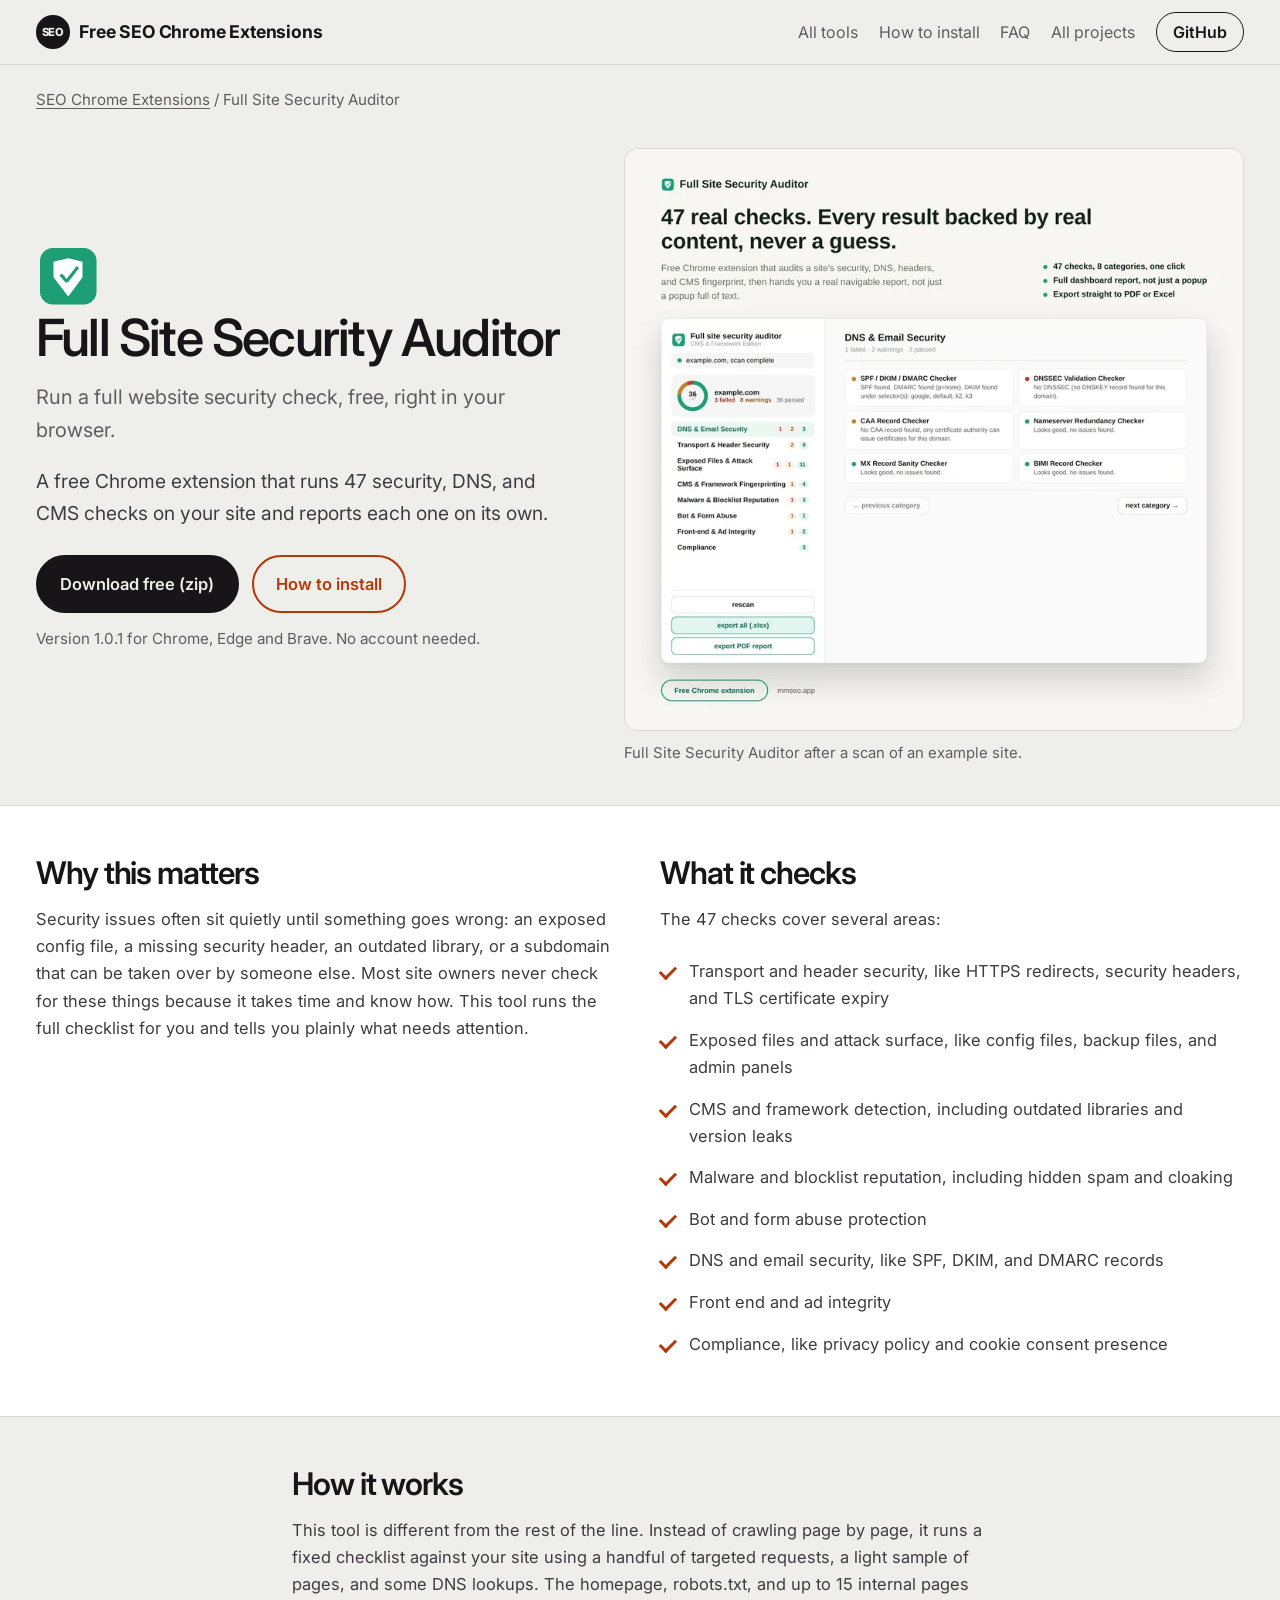
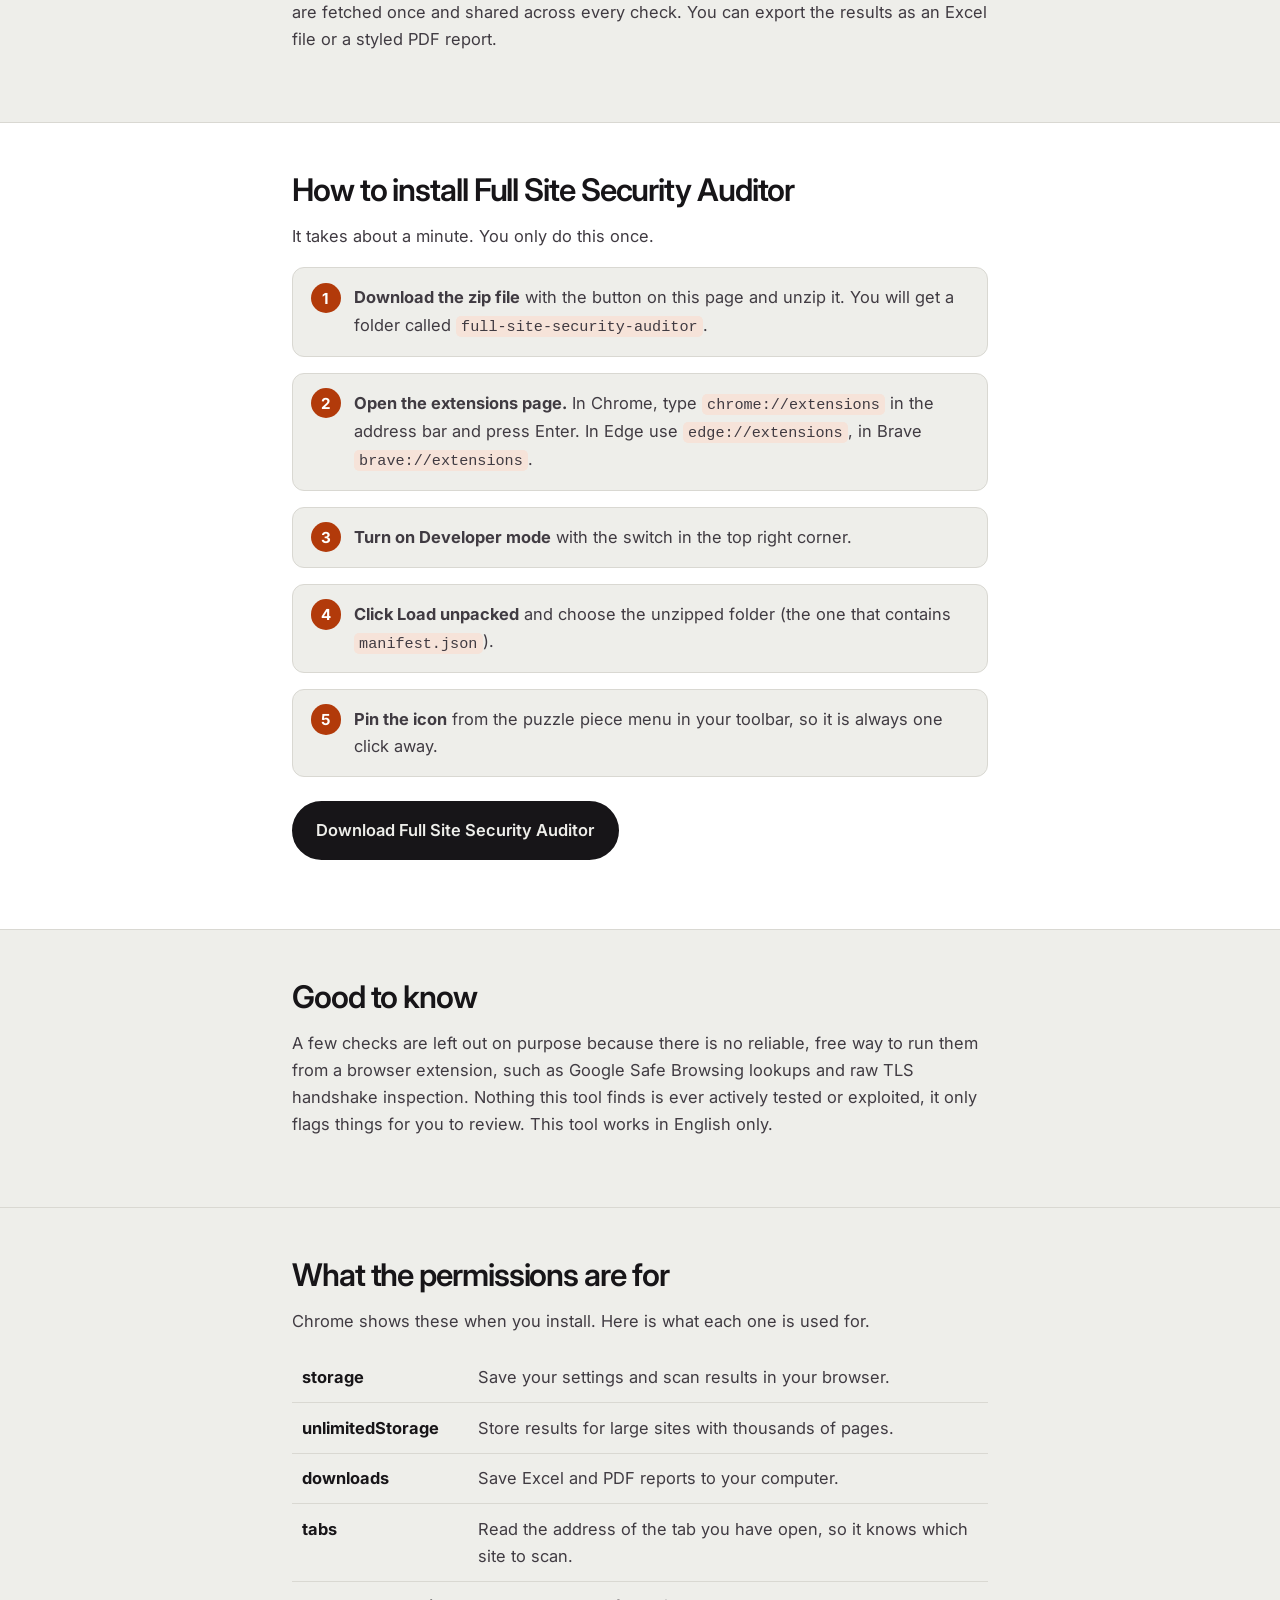
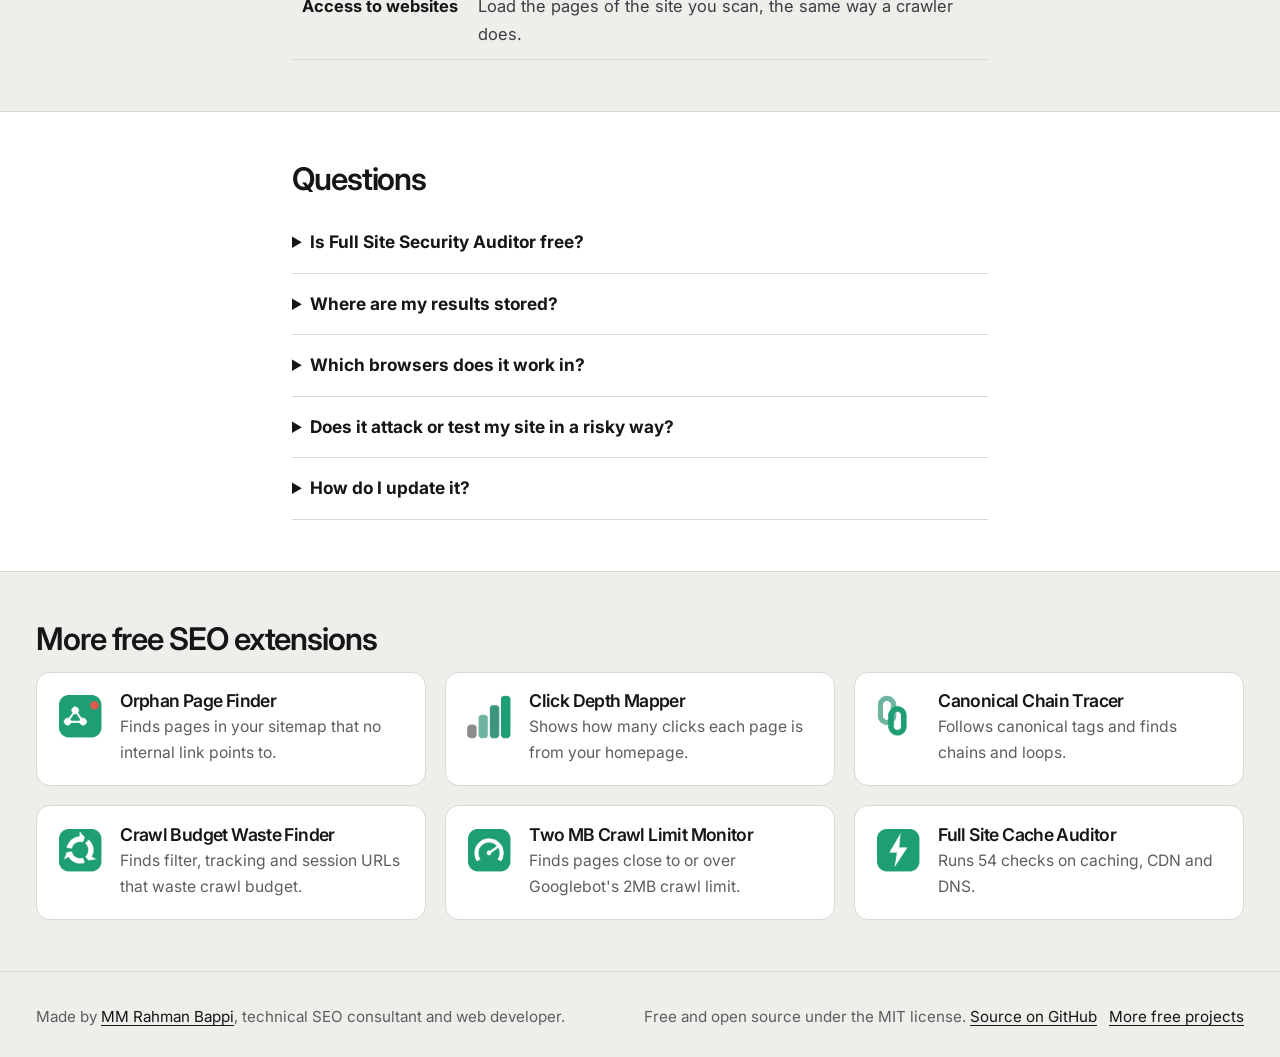
<file: full-site-security-auditor/index.html>
<!doctype html>
<html lang="en">
<head>
<meta charset="utf-8">
<meta name="viewport" content="width=device-width, initial-scale=1">
<title>Full Site Security Auditor: Free SEO Chrome Extension</title>
<meta name="description" content="Run 47 security, DNS and CMS checks, from headers and exposed files to SPF and DMARC. Free, and your data stays local.">
<link rel="canonical" href="https://mmrahmanbappi.github.io/chrome-extensions/full-site-security-auditor/">
<meta name="robots" content="index, follow, max-image-preview:large">
<meta name="author" content="MM Rahman Bappi">
<meta name="theme-color" content="#16835a">
<meta property="og:type" content="website">
<meta property="og:site_name" content="Free SEO Chrome Extensions">
<meta property="og:title" content="Full Site Security Auditor: Free SEO Chrome Extension">
<meta property="og:description" content="Run 47 security, DNS and CMS checks, from headers and exposed files to SPF and DMARC. Free, and your data stays local.">
<meta property="og:url" content="https://mmrahmanbappi.github.io/chrome-extensions/full-site-security-auditor/">
<meta property="og:image" content="https://mmrahmanbappi.github.io/chrome-extensions/images/og/full-site-security-auditor.jpg">
<meta property="og:image:width" content="1200">
<meta property="og:image:height" content="630">
<meta property="og:image:alt" content="Full Site Security Auditor: Free SEO Chrome Extension">
<meta property="og:locale" content="en_US">
<meta name="twitter:card" content="summary_large_image">
<meta name="twitter:title" content="Full Site Security Auditor: Free SEO Chrome Extension">
<meta name="twitter:description" content="Run 47 security, DNS and CMS checks, from headers and exposed files to SPF and DMARC. Free, and your data stays local.">
<meta name="twitter:image" content="https://mmrahmanbappi.github.io/chrome-extensions/images/og/full-site-security-auditor.jpg">
<link rel="icon" href="https://mmrahmanbappi.github.io/chrome-extensions/favicon.svg" type="image/svg+xml">
<link rel="preconnect" href="https://fonts.googleapis.com"><link rel="preconnect" href="https://fonts.gstatic.com" crossorigin>
<link rel="stylesheet" href="https://fonts.googleapis.com/css2?family=Inter:wght@400;500;600;700&display=swap">
<link rel="stylesheet" href="https://mmrahmanbappi.github.io/chrome-extensions/site.css">
<script type="application/ld+json">
{
 "@context": "https://schema.org",
 "@graph": [
  {
   "@type": "WebSite",
   "@id": "https://mmrahmanbappi.github.io/chrome-extensions/#website",
   "url": "https://mmrahmanbappi.github.io/chrome-extensions/",
   "name": "Free SEO Chrome Extensions",
   "description": "Seven free Chrome extensions for technical SEO audits.",
   "inLanguage": "en",
   "publisher": {
    "@id": "https://mmrahmanbappi.github.io/chrome-extensions/#author"
   }
  },
  {
   "@type": "Person",
   "@id": "https://mmrahmanbappi.github.io/chrome-extensions/#author",
   "name": "MM Rahman Bappi",
   "url": "https://mmseo.app/",
   "jobTitle": "Technical SEO consultant and web developer",
   "sameAs": [
    "https://github.com/mmrahmanbappi",
    "https://mmseo.app/"
   ]
  },
  {
   "@type": "WebPage",
   "@id": "https://mmrahmanbappi.github.io/chrome-extensions/full-site-security-auditor/#webpage",
   "url": "https://mmrahmanbappi.github.io/chrome-extensions/full-site-security-auditor/",
   "name": "Full Site Security Auditor: Free SEO Chrome Extension",
   "description": "Run 47 security, DNS and CMS checks, from headers and exposed files to SPF and DMARC. Free, and your data stays local.",
   "isPartOf": {
    "@id": "https://mmrahmanbappi.github.io/chrome-extensions/#website"
   },
   "about": {
    "@id": "https://mmrahmanbappi.github.io/chrome-extensions/full-site-security-auditor/#app"
   },
   "primaryImageOfPage": "https://mmrahmanbappi.github.io/chrome-extensions/images/full-site-security-auditor-1200.jpg",
   "breadcrumb": {
    "@id": "https://mmrahmanbappi.github.io/chrome-extensions/full-site-security-auditor/#breadcrumb"
   },
   "inLanguage": "en",
   "dateModified": "2026-09-23"
  },
  {
   "@type": "SoftwareApplication",
   "@id": "https://mmrahmanbappi.github.io/chrome-extensions/full-site-security-auditor/#app",
   "name": "Full Site Security Auditor",
   "description": "A free Chrome extension that runs 47 security, DNS, and CMS checks on your site and reports each one on its own.",
   "url": "https://mmrahmanbappi.github.io/chrome-extensions/full-site-security-auditor/",
   "applicationCategory": "BrowserApplication",
   "applicationSubCategory": "SEO tool",
   "operatingSystem": "Google Chrome, Microsoft Edge, Brave",
   "softwareVersion": "1.0.1",
   "downloadUrl": "https://github.com/mmrahmanbappi/chrome-extensions/releases/latest/download/full-site-security-auditor.zip",
   "isAccessibleForFree": true,
   "offers": {
    "@type": "Offer",
    "price": "0",
    "priceCurrency": "USD"
   },
   "image": "https://mmrahmanbappi.github.io/chrome-extensions/images/icons/full-site-security-auditor.png",
   "screenshot": "https://mmrahmanbappi.github.io/chrome-extensions/images/full-site-security-auditor-1200.jpg",
   "featureList": [
    "Transport and header security, like HTTPS redirects, security headers, and TLS certificate expiry",
    "Exposed files and attack surface, like config files, backup files, and admin panels",
    "CMS and framework detection, including outdated libraries and version leaks",
    "Malware and blocklist reputation, including hidden spam and cloaking",
    "Bot and form abuse protection",
    "DNS and email security, like SPF, DKIM, and DMARC records",
    "Front end and ad integrity",
    "Compliance, like privacy policy and cookie consent presence"
   ],
   "permissions": "storage, unlimitedStorage, downloads, tabs, access to websites you scan",
   "author": {
    "@id": "https://mmrahmanbappi.github.io/chrome-extensions/#author"
   },
   "publisher": {
    "@id": "https://mmrahmanbappi.github.io/chrome-extensions/#author"
   }
  },
  {
   "@type": "BreadcrumbList",
   "@id": "https://mmrahmanbappi.github.io/chrome-extensions/full-site-security-auditor/#breadcrumb",
   "itemListElement": [
    {
     "@type": "ListItem",
     "position": 1,
     "name": "SEO Chrome Extensions",
     "item": "https://mmrahmanbappi.github.io/chrome-extensions/"
    },
    {
     "@type": "ListItem",
     "position": 2,
     "name": "Full Site Security Auditor",
     "item": "https://mmrahmanbappi.github.io/chrome-extensions/full-site-security-auditor/"
    }
   ]
  },
  {
   "@type": "FAQPage",
   "@id": "https://mmrahmanbappi.github.io/chrome-extensions/full-site-security-auditor/#faq",
   "mainEntity": [
    {
     "@type": "Question",
     "name": "Is Full Site Security Auditor free?",
     "acceptedAnswer": {
      "@type": "Answer",
      "text": "Yes. It is free to download and use, and the code is open source under the MIT license. You do not need an account, a subscription or an activation code."
     }
    },
    {
     "@type": "Question",
     "name": "Where are my results stored?",
     "acceptedAnswer": {
      "@type": "Answer",
      "text": "Your scan results and settings are saved in your own browser. The extension does not ask you to sign in, and you can delete everything by removing the extension."
     }
    },
    {
     "@type": "Question",
     "name": "Which browsers does it work in?",
     "acceptedAnswer": {
      "@type": "Answer",
      "text": "Google Chrome, and other browsers built on Chromium such as Microsoft Edge and Brave."
     }
    },
    {
     "@type": "Question",
     "name": "Does it attack or test my site in a risky way?",
     "acceptedAnswer": {
      "@type": "Answer",
      "text": "No. Nothing is actively exploited. It only looks at what is publicly visible and flags things for you to review."
     }
    },
    {
     "@type": "Question",
     "name": "How do I update it?",
     "acceptedAnswer": {
      "@type": "Answer",
      "text": "Download the latest zip from this page, replace the old folder with the new one, and click the reload button on the extensions page."
     }
    }
   ]
  }
 ]
}
</script>
<!-- Google tag (gtag.js) -->
<script async src="https://www.googletagmanager.com/gtag/js?id=G-D8QGLFQD12"></script>
<script>
  window.dataLayer = window.dataLayer || [];
  function gtag(){dataLayer.push(arguments);}
  gtag('js', new Date());

  gtag('config', 'G-D8QGLFQD12');
</script>
</head>
<body>
<a class="skip" href="#main">Skip to content</a>
<header class="top"><div class="wrap">
<a class="brand" href="https://mmrahmanbappi.github.io/chrome-extensions/"><i aria-hidden="true">SEO</i>Free SEO Chrome Extensions</a>
<nav aria-label="Main"><a href="https://mmrahmanbappi.github.io/chrome-extensions/#tools">All tools</a><a href="https://mmrahmanbappi.github.io/chrome-extensions/#install">How to install</a><a href="https://mmrahmanbappi.github.io/chrome-extensions/#faq">FAQ</a><a href="https://mmrahmanbappi.github.io/">All projects</a><a class="gh" href="https://github.com/mmrahmanbappi/chrome-extensions">GitHub</a></nav>
</div></header>
<main id="main">
<div class="wrap"><nav class="crumbs" aria-label="Breadcrumb"><a href="https://mmrahmanbappi.github.io/chrome-extensions/">SEO Chrome Extensions</a> / <span aria-current="page">Full Site Security Auditor</span></nav></div>
<section class="hero"><div class="wrap hero-grid">
<div>
<img class="icon" src="https://mmrahmanbappi.github.io/chrome-extensions/images/icons/full-site-security-auditor.png" alt="" width="64" height="64">
<h1>Full Site Security Auditor</h1>
<p class="phrase">Run a full website security check, free, right in your browser.</p>
<p class="lead">A free Chrome extension that runs 47 security, DNS, and CMS checks on your site and reports each one on its own.</p>
<div class="actions"><a class="btn main" href="https://github.com/mmrahmanbappi/chrome-extensions/releases/latest/download/full-site-security-auditor.zip">Download free (zip)</a><a class="btn alt" href="#install">How to install</a></div>
<p class="small">Version 1.0.1 for Chrome, Edge and Brave. No account needed.</p>
</div>
<figure>
<picture><source type="image/webp" srcset="https://mmrahmanbappi.github.io/chrome-extensions/images/full-site-security-auditor-800.webp 800w, https://mmrahmanbappi.github.io/chrome-extensions/images/full-site-security-auditor-1200.webp 1200w" sizes="(max-width: 860px) 100vw, 600px">
<img src="https://mmrahmanbappi.github.io/chrome-extensions/images/full-site-security-auditor-1200.jpg" alt="Full Site Security Auditor showing the results of a scan" width="1200" height="1128" fetchpriority="high"></picture>
<figcaption>Full Site Security Auditor after a scan of an example site.</figcaption>
</figure>
</div></section>

<section class="band alt"><div class="wrap two">
<div><h2>Why this matters</h2><p>Security issues often sit quietly until something goes wrong: an exposed config file, a missing security header, an outdated library, or a subdomain that can be taken over by someone else. Most site owners never check for these things because it takes time and know how. This tool runs the full checklist for you and tells you plainly what needs attention.</p></div>
<div><h2>What it checks</h2><p>The 47 checks cover several areas:</p><ul class="checks"><li>Transport and header security, like HTTPS redirects, security headers, and TLS certificate expiry</li><li>Exposed files and attack surface, like config files, backup files, and admin panels</li><li>CMS and framework detection, including outdated libraries and version leaks</li><li>Malware and blocklist reputation, including hidden spam and cloaking</li><li>Bot and form abuse protection</li><li>DNS and email security, like SPF, DKIM, and DMARC records</li><li>Front end and ad integrity</li><li>Compliance, like privacy policy and cookie consent presence</li></ul></div>
</div></section>

<section class="band"><div class="wrap narrow"><h2>How it works</h2><p>This tool is different from the rest of the line. Instead of crawling page by page, it runs a fixed checklist against your site using a handful of targeted requests, a light sample of pages, and some DNS lookups. The homepage, robots.txt, and up to 15 internal pages are fetched once and shared across every check. You can export the results as an Excel file or a styled PDF report.</p></div></section>

<section class="band alt" id="install"><div class="wrap narrow">
<h2>How to install Full Site Security Auditor</h2>
<p>It takes about a minute. You only do this once.</p>
<ol class="steps">
<li><strong>Download the zip file</strong> with the button on this page and unzip it. You will get a folder called <code>full-site-security-auditor</code>.</li>
<li><strong>Open the extensions page.</strong> In Chrome, type <code>chrome://extensions</code> in the address bar and press Enter. In Edge use <code>edge://extensions</code>, in Brave <code>brave://extensions</code>.</li>
<li><strong>Turn on Developer mode</strong> with the switch in the top right corner.</li>
<li><strong>Click Load unpacked</strong> and choose the unzipped folder (the one that contains <code>manifest.json</code>).</li>
<li><strong>Pin the icon</strong> from the puzzle piece menu in your toolbar, so it is always one click away.</li>
</ol>
<p style="margin-top:1.5rem"><a class="btn main" href="https://github.com/mmrahmanbappi/chrome-extensions/releases/latest/download/full-site-security-auditor.zip">Download Full Site Security Auditor</a></p>
</div></section>

<section class="band"><div class="wrap narrow"><h2>Good to know</h2><p>A few checks are left out on purpose because there is no reliable, free way to run them from a browser extension, such as Google Safe Browsing lookups and raw TLS handshake inspection. Nothing this tool finds is ever actively tested or exploited, it only flags things for you to review. This tool works in English only.</p></div></section>

<section class="band"><div class="wrap narrow">
<h2>What the permissions are for</h2>
<p>Chrome shows these when you install. Here is what each one is used for.</p>
<table class="perm"><tbody><tr><th>storage</th><td>Save your settings and scan results in your browser.</td></tr><tr><th>unlimitedStorage</th><td>Store results for large sites with thousands of pages.</td></tr><tr><th>downloads</th><td>Save Excel and PDF reports to your computer.</td></tr><tr><th>tabs</th><td>Read the address of the tab you have open, so it knows which site to scan.</td></tr><tr><th>Access to websites</th><td>Load the pages of the site you scan, the same way a crawler does.</td></tr></tbody></table>
</div></section>

<section class="band alt" id="faq"><div class="wrap narrow">
<h2>Questions</h2>
<details><summary>Is Full Site Security Auditor free?</summary><p>Yes. It is free to download and use, and the code is open source under the MIT license. You do not need an account, a subscription or an activation code.</p></details><details><summary>Where are my results stored?</summary><p>Your scan results and settings are saved in your own browser. The extension does not ask you to sign in, and you can delete everything by removing the extension.</p></details><details><summary>Which browsers does it work in?</summary><p>Google Chrome, and other browsers built on Chromium such as Microsoft Edge and Brave.</p></details><details><summary>Does it attack or test my site in a risky way?</summary><p>No. Nothing is actively exploited. It only looks at what is publicly visible and flags things for you to review.</p></details><details><summary>How do I update it?</summary><p>Download the latest zip from this page, replace the old folder with the new one, and click the reload button on the extensions page.</p></details>
</div></section>

<section class="band"><div class="wrap">
<h2>More free SEO extensions</h2>
<ul class="grid"><li><a class="card" href="https://mmrahmanbappi.github.io/chrome-extensions/orphan-page-finder/"><img src="https://mmrahmanbappi.github.io/chrome-extensions/images/icons/orphan-page-finder.png" alt="" width="48" height="48" loading="lazy"><div><h3>Orphan Page Finder</h3><p>Finds pages in your sitemap that no internal link points to.</p></div></a></li><li><a class="card" href="https://mmrahmanbappi.github.io/chrome-extensions/click-depth-mapper/"><img src="https://mmrahmanbappi.github.io/chrome-extensions/images/icons/click-depth-mapper.png" alt="" width="48" height="48" loading="lazy"><div><h3>Click Depth Mapper</h3><p>Shows how many clicks each page is from your homepage.</p></div></a></li><li><a class="card" href="https://mmrahmanbappi.github.io/chrome-extensions/canonical-chain-tracer/"><img src="https://mmrahmanbappi.github.io/chrome-extensions/images/icons/canonical-chain-tracer.png" alt="" width="48" height="48" loading="lazy"><div><h3>Canonical Chain Tracer</h3><p>Follows canonical tags and finds chains and loops.</p></div></a></li><li><a class="card" href="https://mmrahmanbappi.github.io/chrome-extensions/crawl-budget-waste-finder/"><img src="https://mmrahmanbappi.github.io/chrome-extensions/images/icons/crawl-budget-waste-finder.png" alt="" width="48" height="48" loading="lazy"><div><h3>Crawl Budget Waste Finder</h3><p>Finds filter, tracking and session URLs that waste crawl budget.</p></div></a></li><li><a class="card" href="https://mmrahmanbappi.github.io/chrome-extensions/two-mb-crawl-limit-monitor/"><img src="https://mmrahmanbappi.github.io/chrome-extensions/images/icons/two-mb-crawl-limit-monitor.png" alt="" width="48" height="48" loading="lazy"><div><h3>Two MB Crawl Limit Monitor</h3><p>Finds pages close to or over Googlebot&#x27;s 2MB crawl limit.</p></div></a></li><li><a class="card" href="https://mmrahmanbappi.github.io/chrome-extensions/full-site-cache-auditor/"><img src="https://mmrahmanbappi.github.io/chrome-extensions/images/icons/full-site-cache-auditor.png" alt="" width="48" height="48" loading="lazy"><div><h3>Full Site Cache Auditor</h3><p>Runs 54 checks on caching, CDN and DNS.</p></div></a></li></ul>
</div></section>
</main>
<footer><div class="wrap">
<p>Made by <a href="https://mmseo.app/">MM Rahman Bappi</a>, technical SEO consultant and web developer.</p>
<p>Free and open source under the MIT license. <a href="https://github.com/mmrahmanbappi/chrome-extensions">Source on GitHub</a> &nbsp; <a href="https://mmrahmanbappi.github.io/">More free projects</a></p>
</div></footer>
<script>(function(){var cur=document.getElementById('mtcur'),nx=document.getElementById('mtnx');if(!cur||matchMedia('(prefers-reduced-motion: reduce)').matches)return;var items=JSON.parse(cur.dataset.items),i=0;
setInterval(function(){i=(i+1)%items.length;cur.style.opacity=0;setTimeout(function(){cur.textContent=items[i];cur.style.opacity=1;nx.innerHTML='';for(var k=1;k<5;k++){var li=document.createElement('li');li.textContent=items[(i+k)%items.length];nx.appendChild(li);}},350);},2600);})();</script>
</body>
</html>
</file>
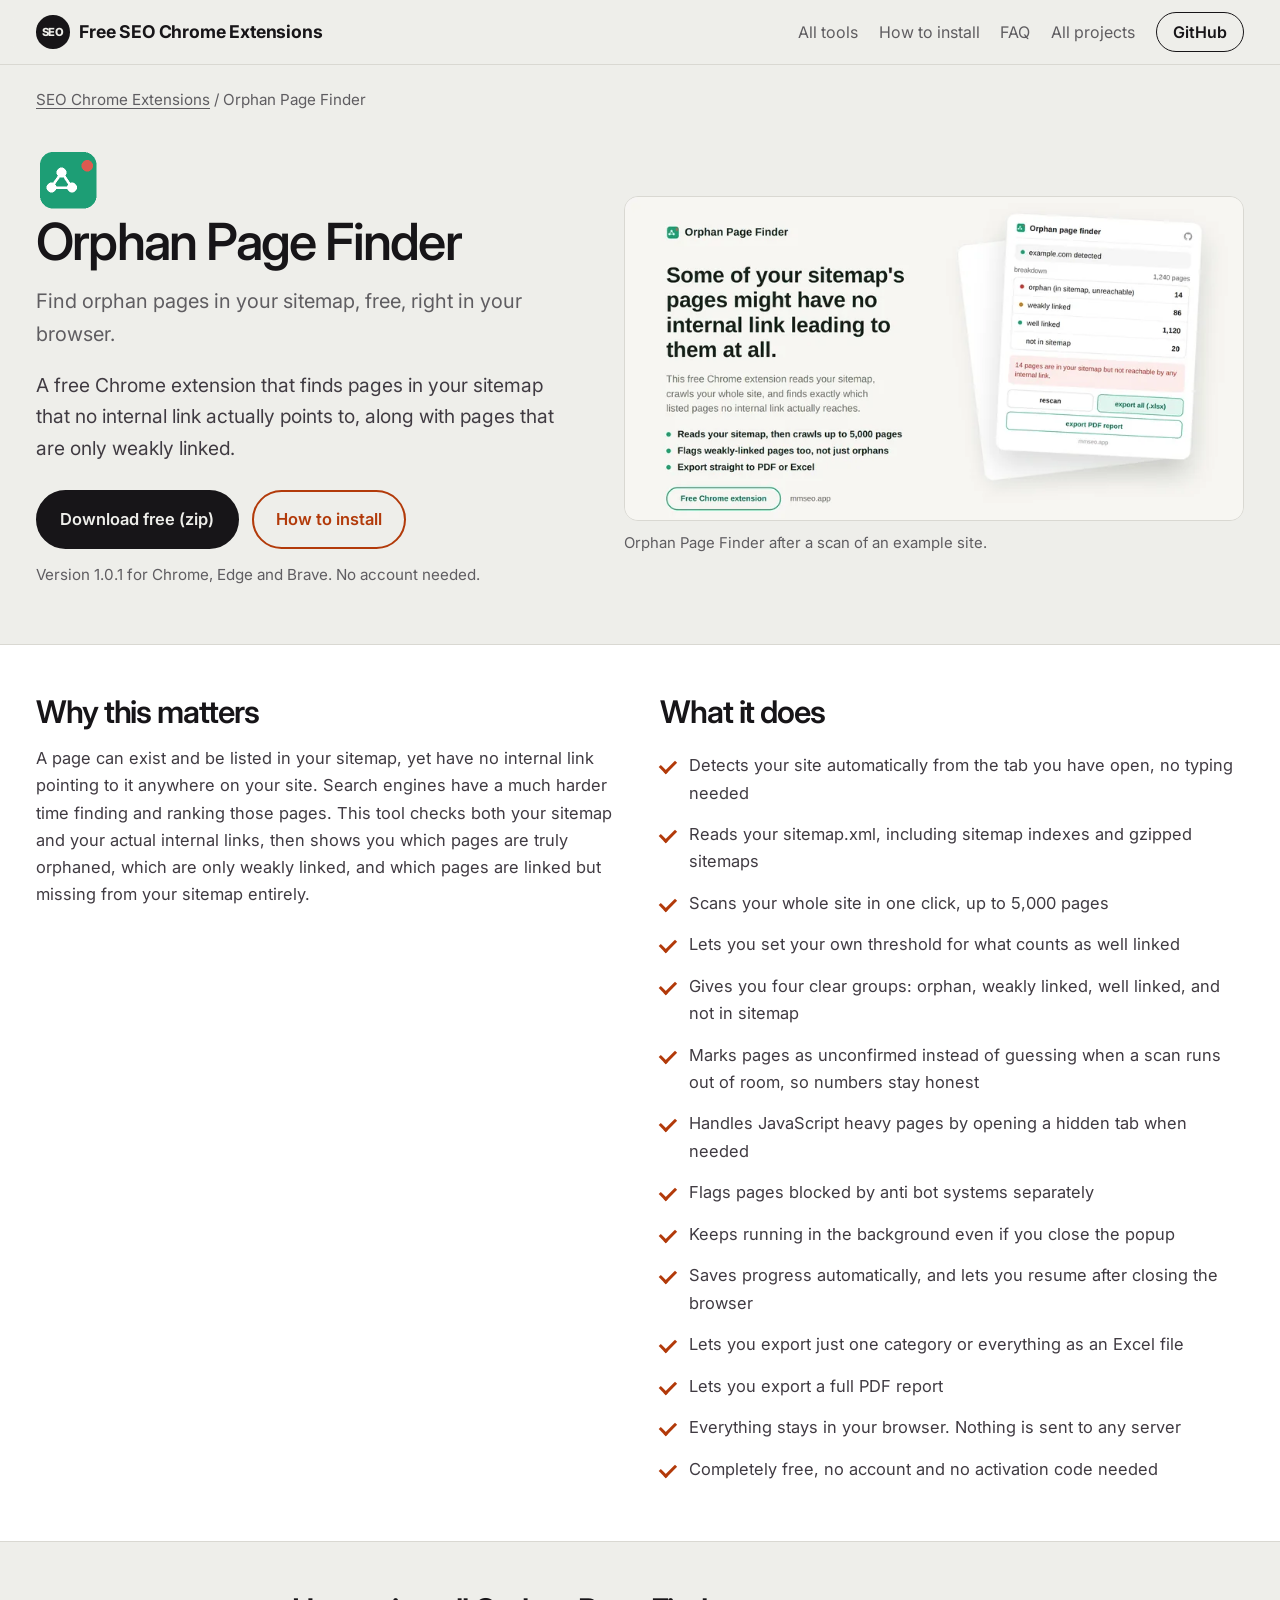
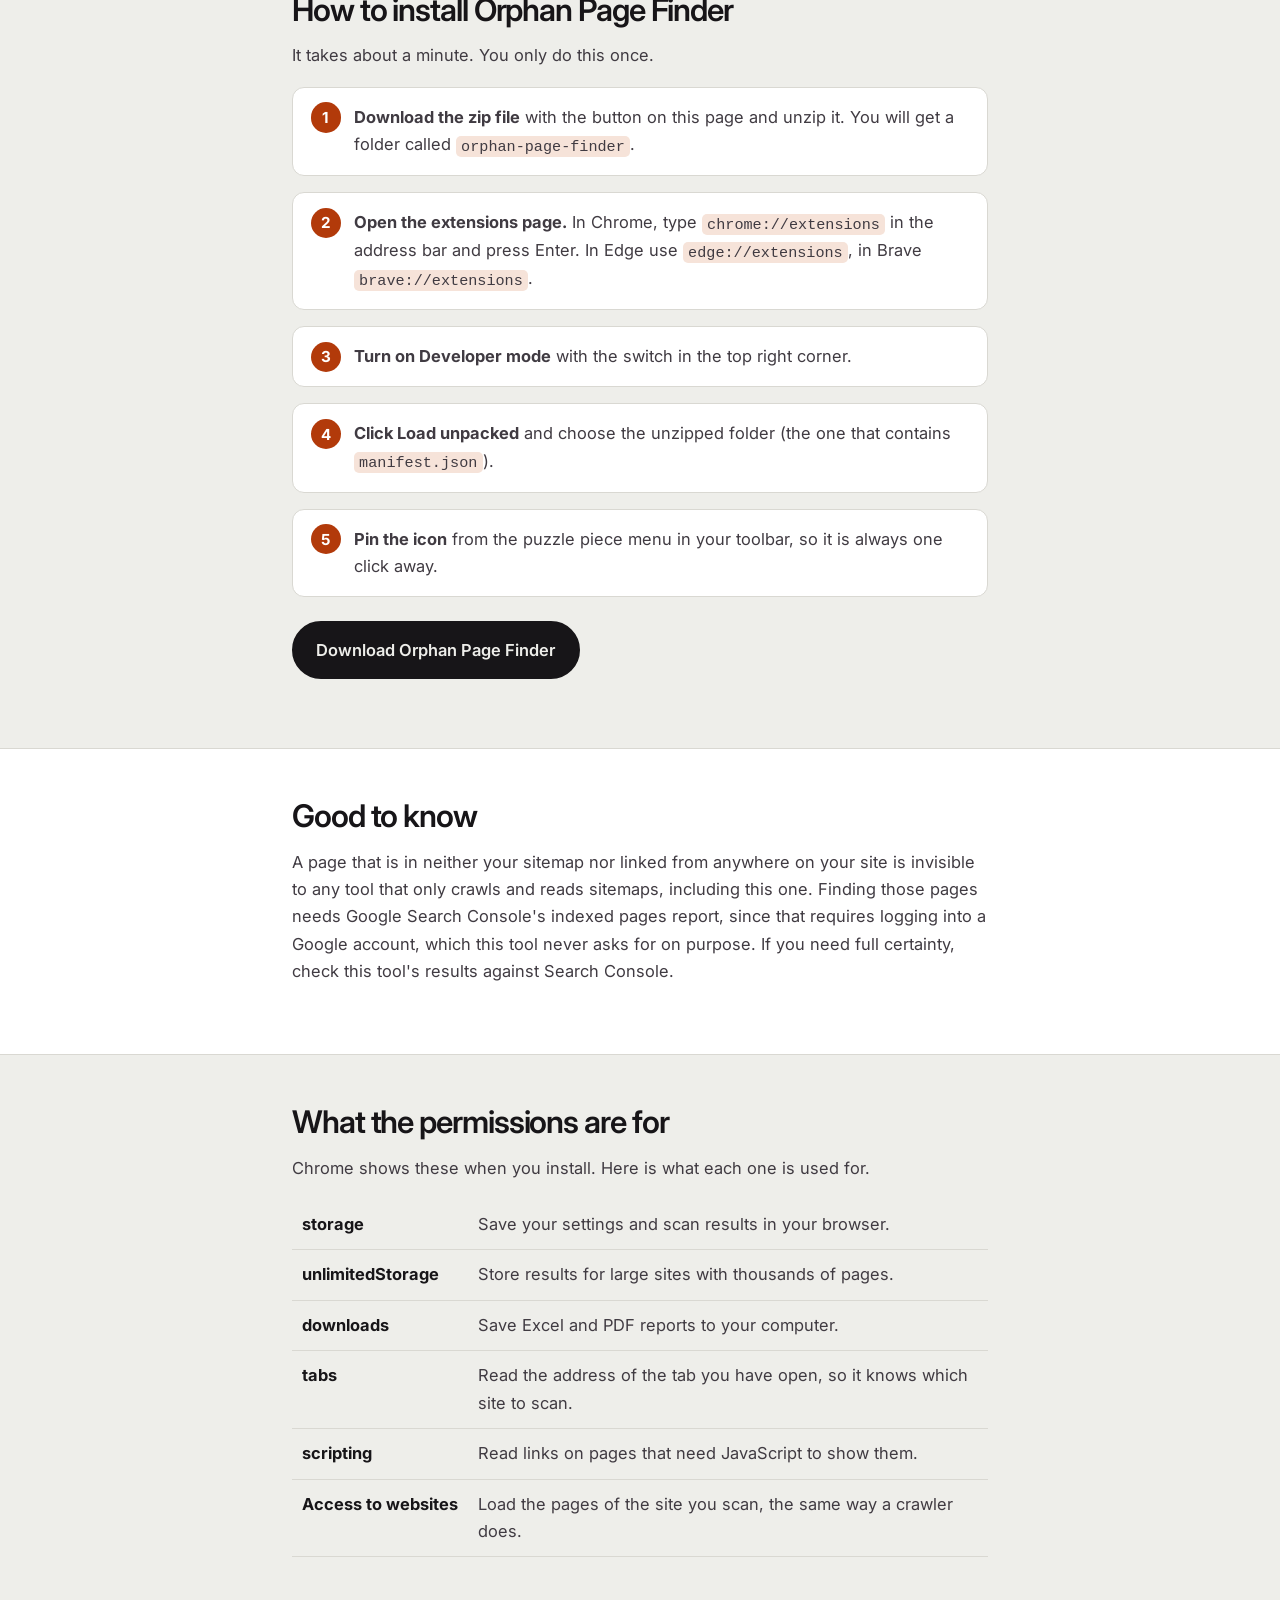
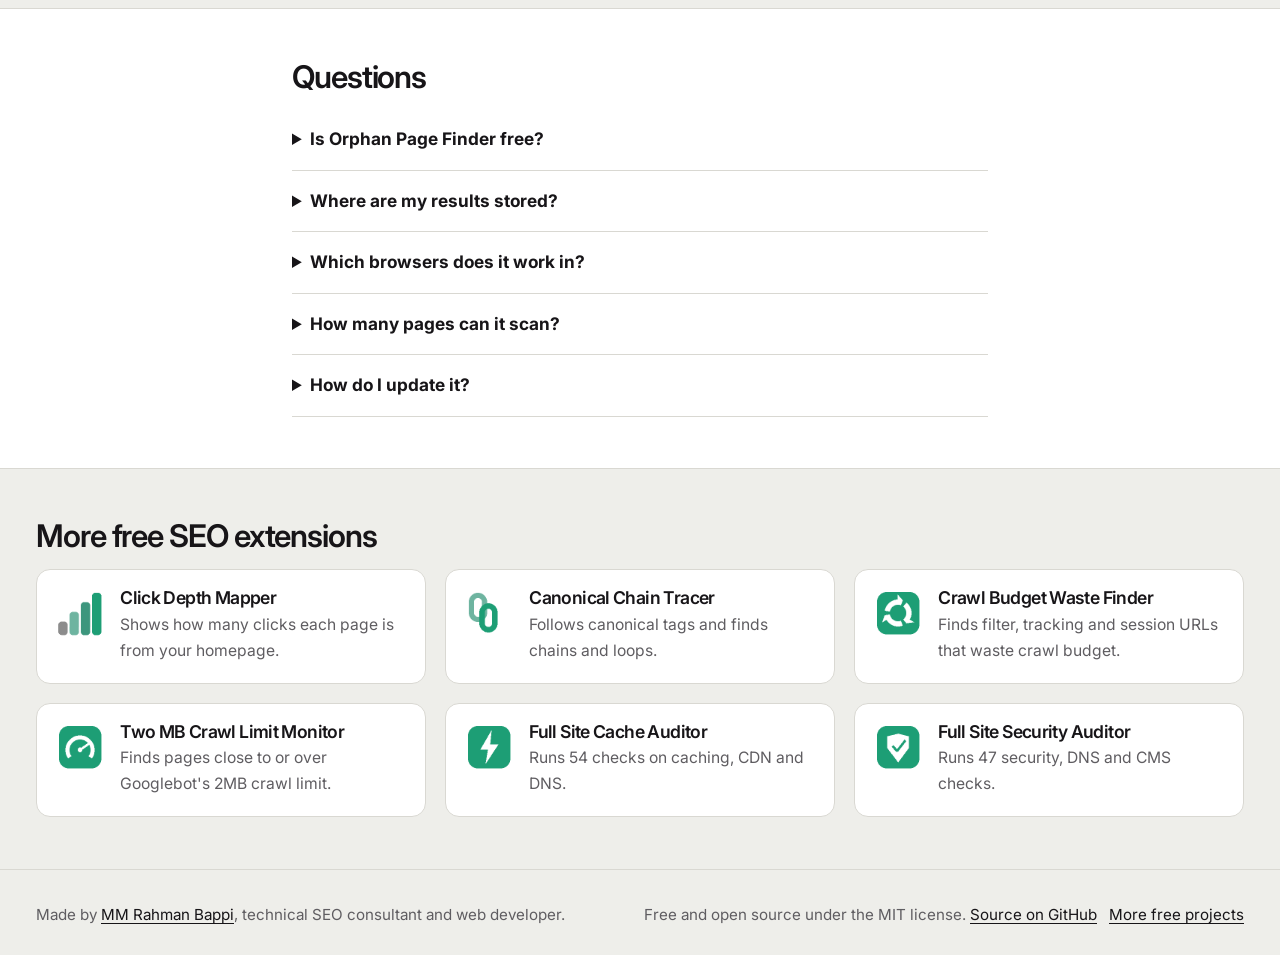
<file: orphan-page-finder/index.html>
<!doctype html>
<html lang="en">
<head>
<meta charset="utf-8">
<meta name="viewport" content="width=device-width, initial-scale=1">
<title>Orphan Page Finder: Free SEO Chrome Extension</title>
<meta name="description" content="Find sitemap pages that no internal link reaches, plus weakly linked pages. Free, no account, up to 5,000 pages per scan.">
<link rel="canonical" href="https://mmrahmanbappi.github.io/chrome-extensions/orphan-page-finder/">
<meta name="robots" content="index, follow, max-image-preview:large">
<meta name="author" content="MM Rahman Bappi">
<meta name="theme-color" content="#16835a">
<meta property="og:type" content="website">
<meta property="og:site_name" content="Free SEO Chrome Extensions">
<meta property="og:title" content="Orphan Page Finder: Free SEO Chrome Extension">
<meta property="og:description" content="Find sitemap pages that no internal link reaches, plus weakly linked pages. Free, no account, up to 5,000 pages per scan.">
<meta property="og:url" content="https://mmrahmanbappi.github.io/chrome-extensions/orphan-page-finder/">
<meta property="og:image" content="https://mmrahmanbappi.github.io/chrome-extensions/images/og/orphan-page-finder.jpg">
<meta property="og:image:width" content="1200">
<meta property="og:image:height" content="630">
<meta property="og:image:alt" content="Orphan Page Finder: Free SEO Chrome Extension">
<meta property="og:locale" content="en_US">
<meta name="twitter:card" content="summary_large_image">
<meta name="twitter:title" content="Orphan Page Finder: Free SEO Chrome Extension">
<meta name="twitter:description" content="Find sitemap pages that no internal link reaches, plus weakly linked pages. Free, no account, up to 5,000 pages per scan.">
<meta name="twitter:image" content="https://mmrahmanbappi.github.io/chrome-extensions/images/og/orphan-page-finder.jpg">
<link rel="icon" href="https://mmrahmanbappi.github.io/chrome-extensions/favicon.svg" type="image/svg+xml">
<link rel="preconnect" href="https://fonts.googleapis.com"><link rel="preconnect" href="https://fonts.gstatic.com" crossorigin>
<link rel="stylesheet" href="https://fonts.googleapis.com/css2?family=Inter:wght@400;500;600;700&display=swap">
<link rel="stylesheet" href="https://mmrahmanbappi.github.io/chrome-extensions/site.css">
<script type="application/ld+json">
{
 "@context": "https://schema.org",
 "@graph": [
  {
   "@type": "WebSite",
   "@id": "https://mmrahmanbappi.github.io/chrome-extensions/#website",
   "url": "https://mmrahmanbappi.github.io/chrome-extensions/",
   "name": "Free SEO Chrome Extensions",
   "description": "Seven free Chrome extensions for technical SEO audits.",
   "inLanguage": "en",
   "publisher": {
    "@id": "https://mmrahmanbappi.github.io/chrome-extensions/#author"
   }
  },
  {
   "@type": "Person",
   "@id": "https://mmrahmanbappi.github.io/chrome-extensions/#author",
   "name": "MM Rahman Bappi",
   "url": "https://mmseo.app/",
   "jobTitle": "Technical SEO consultant and web developer",
   "sameAs": [
    "https://github.com/mmrahmanbappi",
    "https://mmseo.app/"
   ]
  },
  {
   "@type": "WebPage",
   "@id": "https://mmrahmanbappi.github.io/chrome-extensions/orphan-page-finder/#webpage",
   "url": "https://mmrahmanbappi.github.io/chrome-extensions/orphan-page-finder/",
   "name": "Orphan Page Finder: Free SEO Chrome Extension",
   "description": "Find sitemap pages that no internal link reaches, plus weakly linked pages. Free, no account, up to 5,000 pages per scan.",
   "isPartOf": {
    "@id": "https://mmrahmanbappi.github.io/chrome-extensions/#website"
   },
   "about": {
    "@id": "https://mmrahmanbappi.github.io/chrome-extensions/orphan-page-finder/#app"
   },
   "primaryImageOfPage": "https://mmrahmanbappi.github.io/chrome-extensions/images/orphan-page-finder-1200.jpg",
   "breadcrumb": {
    "@id": "https://mmrahmanbappi.github.io/chrome-extensions/orphan-page-finder/#breadcrumb"
   },
   "inLanguage": "en",
   "dateModified": "2026-09-23"
  },
  {
   "@type": "SoftwareApplication",
   "@id": "https://mmrahmanbappi.github.io/chrome-extensions/orphan-page-finder/#app",
   "name": "Orphan Page Finder",
   "description": "A free Chrome extension that finds pages in your sitemap that no internal link actually points to, along with pages that are only weakly linked.",
   "url": "https://mmrahmanbappi.github.io/chrome-extensions/orphan-page-finder/",
   "applicationCategory": "BrowserApplication",
   "applicationSubCategory": "SEO tool",
   "operatingSystem": "Google Chrome, Microsoft Edge, Brave",
   "softwareVersion": "1.0.1",
   "downloadUrl": "https://github.com/mmrahmanbappi/chrome-extensions/releases/latest/download/orphan-page-finder.zip",
   "isAccessibleForFree": true,
   "offers": {
    "@type": "Offer",
    "price": "0",
    "priceCurrency": "USD"
   },
   "image": "https://mmrahmanbappi.github.io/chrome-extensions/images/icons/orphan-page-finder.png",
   "screenshot": "https://mmrahmanbappi.github.io/chrome-extensions/images/orphan-page-finder-1200.jpg",
   "featureList": [
    "Detects your site automatically from the tab you have open, no typing needed",
    "Reads your sitemap.xml, including sitemap indexes and gzipped sitemaps",
    "Scans your whole site in one click, up to 5,000 pages",
    "Lets you set your own threshold for what counts as well linked",
    "Gives you four clear groups: orphan, weakly linked, well linked, and not in sitemap",
    "Marks pages as unconfirmed instead of guessing when a scan runs out of room, so numbers stay honest",
    "Handles JavaScript heavy pages by opening a hidden tab when needed",
    "Flags pages blocked by anti bot systems separately",
    "Keeps running in the background even if you close the popup",
    "Saves progress automatically, and lets you resume after closing the browser",
    "Lets you export just one category or everything as an Excel file",
    "Lets you export a full PDF report",
    "Everything stays in your browser. Nothing is sent to any server",
    "Completely free, no account and no activation code needed"
   ],
   "permissions": "storage, unlimitedStorage, downloads, tabs, scripting, access to websites you scan",
   "author": {
    "@id": "https://mmrahmanbappi.github.io/chrome-extensions/#author"
   },
   "publisher": {
    "@id": "https://mmrahmanbappi.github.io/chrome-extensions/#author"
   }
  },
  {
   "@type": "BreadcrumbList",
   "@id": "https://mmrahmanbappi.github.io/chrome-extensions/orphan-page-finder/#breadcrumb",
   "itemListElement": [
    {
     "@type": "ListItem",
     "position": 1,
     "name": "SEO Chrome Extensions",
     "item": "https://mmrahmanbappi.github.io/chrome-extensions/"
    },
    {
     "@type": "ListItem",
     "position": 2,
     "name": "Orphan Page Finder",
     "item": "https://mmrahmanbappi.github.io/chrome-extensions/orphan-page-finder/"
    }
   ]
  },
  {
   "@type": "FAQPage",
   "@id": "https://mmrahmanbappi.github.io/chrome-extensions/orphan-page-finder/#faq",
   "mainEntity": [
    {
     "@type": "Question",
     "name": "Is Orphan Page Finder free?",
     "acceptedAnswer": {
      "@type": "Answer",
      "text": "Yes. It is free to download and use, and the code is open source under the MIT license. You do not need an account, a subscription or an activation code."
     }
    },
    {
     "@type": "Question",
     "name": "Where are my results stored?",
     "acceptedAnswer": {
      "@type": "Answer",
      "text": "Your scan results and settings are saved in your own browser. The extension does not ask you to sign in, and you can delete everything by removing the extension."
     }
    },
    {
     "@type": "Question",
     "name": "Which browsers does it work in?",
     "acceptedAnswer": {
      "@type": "Answer",
      "text": "Google Chrome, and other browsers built on Chromium such as Microsoft Edge and Brave."
     }
    },
    {
     "@type": "Question",
     "name": "How many pages can it scan?",
     "acceptedAnswer": {
      "@type": "Answer",
      "text": "Up to 5,000 pages in one scan. Progress is saved, so you can close the browser and continue later."
     }
    },
    {
     "@type": "Question",
     "name": "How do I update it?",
     "acceptedAnswer": {
      "@type": "Answer",
      "text": "Download the latest zip from this page, replace the old folder with the new one, and click the reload button on the extensions page."
     }
    }
   ]
  }
 ]
}
</script>
<!-- Google tag (gtag.js) -->
<script async src="https://www.googletagmanager.com/gtag/js?id=G-D8QGLFQD12"></script>
<script>
  window.dataLayer = window.dataLayer || [];
  function gtag(){dataLayer.push(arguments);}
  gtag('js', new Date());

  gtag('config', 'G-D8QGLFQD12');
</script>
</head>
<body>
<a class="skip" href="#main">Skip to content</a>
<header class="top"><div class="wrap">
<a class="brand" href="https://mmrahmanbappi.github.io/chrome-extensions/"><i aria-hidden="true">SEO</i>Free SEO Chrome Extensions</a>
<nav aria-label="Main"><a href="https://mmrahmanbappi.github.io/chrome-extensions/#tools">All tools</a><a href="https://mmrahmanbappi.github.io/chrome-extensions/#install">How to install</a><a href="https://mmrahmanbappi.github.io/chrome-extensions/#faq">FAQ</a><a href="https://mmrahmanbappi.github.io/">All projects</a><a class="gh" href="https://github.com/mmrahmanbappi/chrome-extensions">GitHub</a></nav>
</div></header>
<main id="main">
<div class="wrap"><nav class="crumbs" aria-label="Breadcrumb"><a href="https://mmrahmanbappi.github.io/chrome-extensions/">SEO Chrome Extensions</a> / <span aria-current="page">Orphan Page Finder</span></nav></div>
<section class="hero"><div class="wrap hero-grid">
<div>
<img class="icon" src="https://mmrahmanbappi.github.io/chrome-extensions/images/icons/orphan-page-finder.png" alt="" width="64" height="64">
<h1>Orphan Page Finder</h1>
<p class="phrase">Find orphan pages in your sitemap, free, right in your browser.</p>
<p class="lead">A free Chrome extension that finds pages in your sitemap that no internal link actually points to, along with pages that are only weakly linked.</p>
<div class="actions"><a class="btn main" href="https://github.com/mmrahmanbappi/chrome-extensions/releases/latest/download/orphan-page-finder.zip">Download free (zip)</a><a class="btn alt" href="#install">How to install</a></div>
<p class="small">Version 1.0.1 for Chrome, Edge and Brave. No account needed.</p>
</div>
<figure>
<picture><source type="image/webp" srcset="https://mmrahmanbappi.github.io/chrome-extensions/images/orphan-page-finder-800.webp 800w, https://mmrahmanbappi.github.io/chrome-extensions/images/orphan-page-finder-1200.webp 1200w" sizes="(max-width: 860px) 100vw, 600px">
<img src="https://mmrahmanbappi.github.io/chrome-extensions/images/orphan-page-finder-1200.jpg" alt="Orphan Page Finder showing the results of a scan" width="1200" height="628" fetchpriority="high"></picture>
<figcaption>Orphan Page Finder after a scan of an example site.</figcaption>
</figure>
</div></section>

<section class="band alt"><div class="wrap two">
<div><h2>Why this matters</h2><p>A page can exist and be listed in your sitemap, yet have no internal link pointing to it anywhere on your site. Search engines have a much harder time finding and ranking those pages. This tool checks both your sitemap and your actual internal links, then shows you which pages are truly orphaned, which are only weakly linked, and which pages are linked but missing from your sitemap entirely.</p></div>
<div><h2>What it does</h2><ul class="checks"><li>Detects your site automatically from the tab you have open, no typing needed</li><li>Reads your sitemap.xml, including sitemap indexes and gzipped sitemaps</li><li>Scans your whole site in one click, up to 5,000 pages</li><li>Lets you set your own threshold for what counts as well linked</li><li>Gives you four clear groups: orphan, weakly linked, well linked, and not in sitemap</li><li>Marks pages as unconfirmed instead of guessing when a scan runs out of room, so numbers stay honest</li><li>Handles JavaScript heavy pages by opening a hidden tab when needed</li><li>Flags pages blocked by anti bot systems separately</li><li>Keeps running in the background even if you close the popup</li><li>Saves progress automatically, and lets you resume after closing the browser</li><li>Lets you export just one category or everything as an Excel file</li><li>Lets you export a full PDF report</li><li>Everything stays in your browser. Nothing is sent to any server</li><li>Completely free, no account and no activation code needed</li></ul></div>
</div></section>



<section class="band" id="install"><div class="wrap narrow">
<h2>How to install Orphan Page Finder</h2>
<p>It takes about a minute. You only do this once.</p>
<ol class="steps">
<li><strong>Download the zip file</strong> with the button on this page and unzip it. You will get a folder called <code>orphan-page-finder</code>.</li>
<li><strong>Open the extensions page.</strong> In Chrome, type <code>chrome://extensions</code> in the address bar and press Enter. In Edge use <code>edge://extensions</code>, in Brave <code>brave://extensions</code>.</li>
<li><strong>Turn on Developer mode</strong> with the switch in the top right corner.</li>
<li><strong>Click Load unpacked</strong> and choose the unzipped folder (the one that contains <code>manifest.json</code>).</li>
<li><strong>Pin the icon</strong> from the puzzle piece menu in your toolbar, so it is always one click away.</li>
</ol>
<p style="margin-top:1.5rem"><a class="btn main" href="https://github.com/mmrahmanbappi/chrome-extensions/releases/latest/download/orphan-page-finder.zip">Download Orphan Page Finder</a></p>
</div></section>

<section class="band alt"><div class="wrap narrow"><h2>Good to know</h2><p>A page that is in neither your sitemap nor linked from anywhere on your site is invisible to any tool that only crawls and reads sitemaps, including this one. Finding those pages needs Google Search Console's indexed pages report, since that requires logging into a Google account, which this tool never asks for on purpose. If you need full certainty, check this tool's results against Search Console.</p></div></section>

<section class="band"><div class="wrap narrow">
<h2>What the permissions are for</h2>
<p>Chrome shows these when you install. Here is what each one is used for.</p>
<table class="perm"><tbody><tr><th>storage</th><td>Save your settings and scan results in your browser.</td></tr><tr><th>unlimitedStorage</th><td>Store results for large sites with thousands of pages.</td></tr><tr><th>downloads</th><td>Save Excel and PDF reports to your computer.</td></tr><tr><th>tabs</th><td>Read the address of the tab you have open, so it knows which site to scan.</td></tr><tr><th>scripting</th><td>Read links on pages that need JavaScript to show them.</td></tr><tr><th>Access to websites</th><td>Load the pages of the site you scan, the same way a crawler does.</td></tr></tbody></table>
</div></section>

<section class="band alt" id="faq"><div class="wrap narrow">
<h2>Questions</h2>
<details><summary>Is Orphan Page Finder free?</summary><p>Yes. It is free to download and use, and the code is open source under the MIT license. You do not need an account, a subscription or an activation code.</p></details><details><summary>Where are my results stored?</summary><p>Your scan results and settings are saved in your own browser. The extension does not ask you to sign in, and you can delete everything by removing the extension.</p></details><details><summary>Which browsers does it work in?</summary><p>Google Chrome, and other browsers built on Chromium such as Microsoft Edge and Brave.</p></details><details><summary>How many pages can it scan?</summary><p>Up to 5,000 pages in one scan. Progress is saved, so you can close the browser and continue later.</p></details><details><summary>How do I update it?</summary><p>Download the latest zip from this page, replace the old folder with the new one, and click the reload button on the extensions page.</p></details>
</div></section>

<section class="band"><div class="wrap">
<h2>More free SEO extensions</h2>
<ul class="grid"><li><a class="card" href="https://mmrahmanbappi.github.io/chrome-extensions/click-depth-mapper/"><img src="https://mmrahmanbappi.github.io/chrome-extensions/images/icons/click-depth-mapper.png" alt="" width="48" height="48" loading="lazy"><div><h3>Click Depth Mapper</h3><p>Shows how many clicks each page is from your homepage.</p></div></a></li><li><a class="card" href="https://mmrahmanbappi.github.io/chrome-extensions/canonical-chain-tracer/"><img src="https://mmrahmanbappi.github.io/chrome-extensions/images/icons/canonical-chain-tracer.png" alt="" width="48" height="48" loading="lazy"><div><h3>Canonical Chain Tracer</h3><p>Follows canonical tags and finds chains and loops.</p></div></a></li><li><a class="card" href="https://mmrahmanbappi.github.io/chrome-extensions/crawl-budget-waste-finder/"><img src="https://mmrahmanbappi.github.io/chrome-extensions/images/icons/crawl-budget-waste-finder.png" alt="" width="48" height="48" loading="lazy"><div><h3>Crawl Budget Waste Finder</h3><p>Finds filter, tracking and session URLs that waste crawl budget.</p></div></a></li><li><a class="card" href="https://mmrahmanbappi.github.io/chrome-extensions/two-mb-crawl-limit-monitor/"><img src="https://mmrahmanbappi.github.io/chrome-extensions/images/icons/two-mb-crawl-limit-monitor.png" alt="" width="48" height="48" loading="lazy"><div><h3>Two MB Crawl Limit Monitor</h3><p>Finds pages close to or over Googlebot&#x27;s 2MB crawl limit.</p></div></a></li><li><a class="card" href="https://mmrahmanbappi.github.io/chrome-extensions/full-site-cache-auditor/"><img src="https://mmrahmanbappi.github.io/chrome-extensions/images/icons/full-site-cache-auditor.png" alt="" width="48" height="48" loading="lazy"><div><h3>Full Site Cache Auditor</h3><p>Runs 54 checks on caching, CDN and DNS.</p></div></a></li><li><a class="card" href="https://mmrahmanbappi.github.io/chrome-extensions/full-site-security-auditor/"><img src="https://mmrahmanbappi.github.io/chrome-extensions/images/icons/full-site-security-auditor.png" alt="" width="48" height="48" loading="lazy"><div><h3>Full Site Security Auditor</h3><p>Runs 47 security, DNS and CMS checks.</p></div></a></li></ul>
</div></section>
</main>
<footer><div class="wrap">
<p>Made by <a href="https://mmseo.app/">MM Rahman Bappi</a>, technical SEO consultant and web developer.</p>
<p>Free and open source under the MIT license. <a href="https://github.com/mmrahmanbappi/chrome-extensions">Source on GitHub</a> &nbsp; <a href="https://mmrahmanbappi.github.io/">More free projects</a></p>
</div></footer>
<script>(function(){var cur=document.getElementById('mtcur'),nx=document.getElementById('mtnx');if(!cur||matchMedia('(prefers-reduced-motion: reduce)').matches)return;var items=JSON.parse(cur.dataset.items),i=0;
setInterval(function(){i=(i+1)%items.length;cur.style.opacity=0;setTimeout(function(){cur.textContent=items[i];cur.style.opacity=1;nx.innerHTML='';for(var k=1;k<5;k++){var li=document.createElement('li');li.textContent=items[(i+k)%items.length];nx.appendChild(li);}},350);},2600);})();</script>
</body>
</html>
</file>
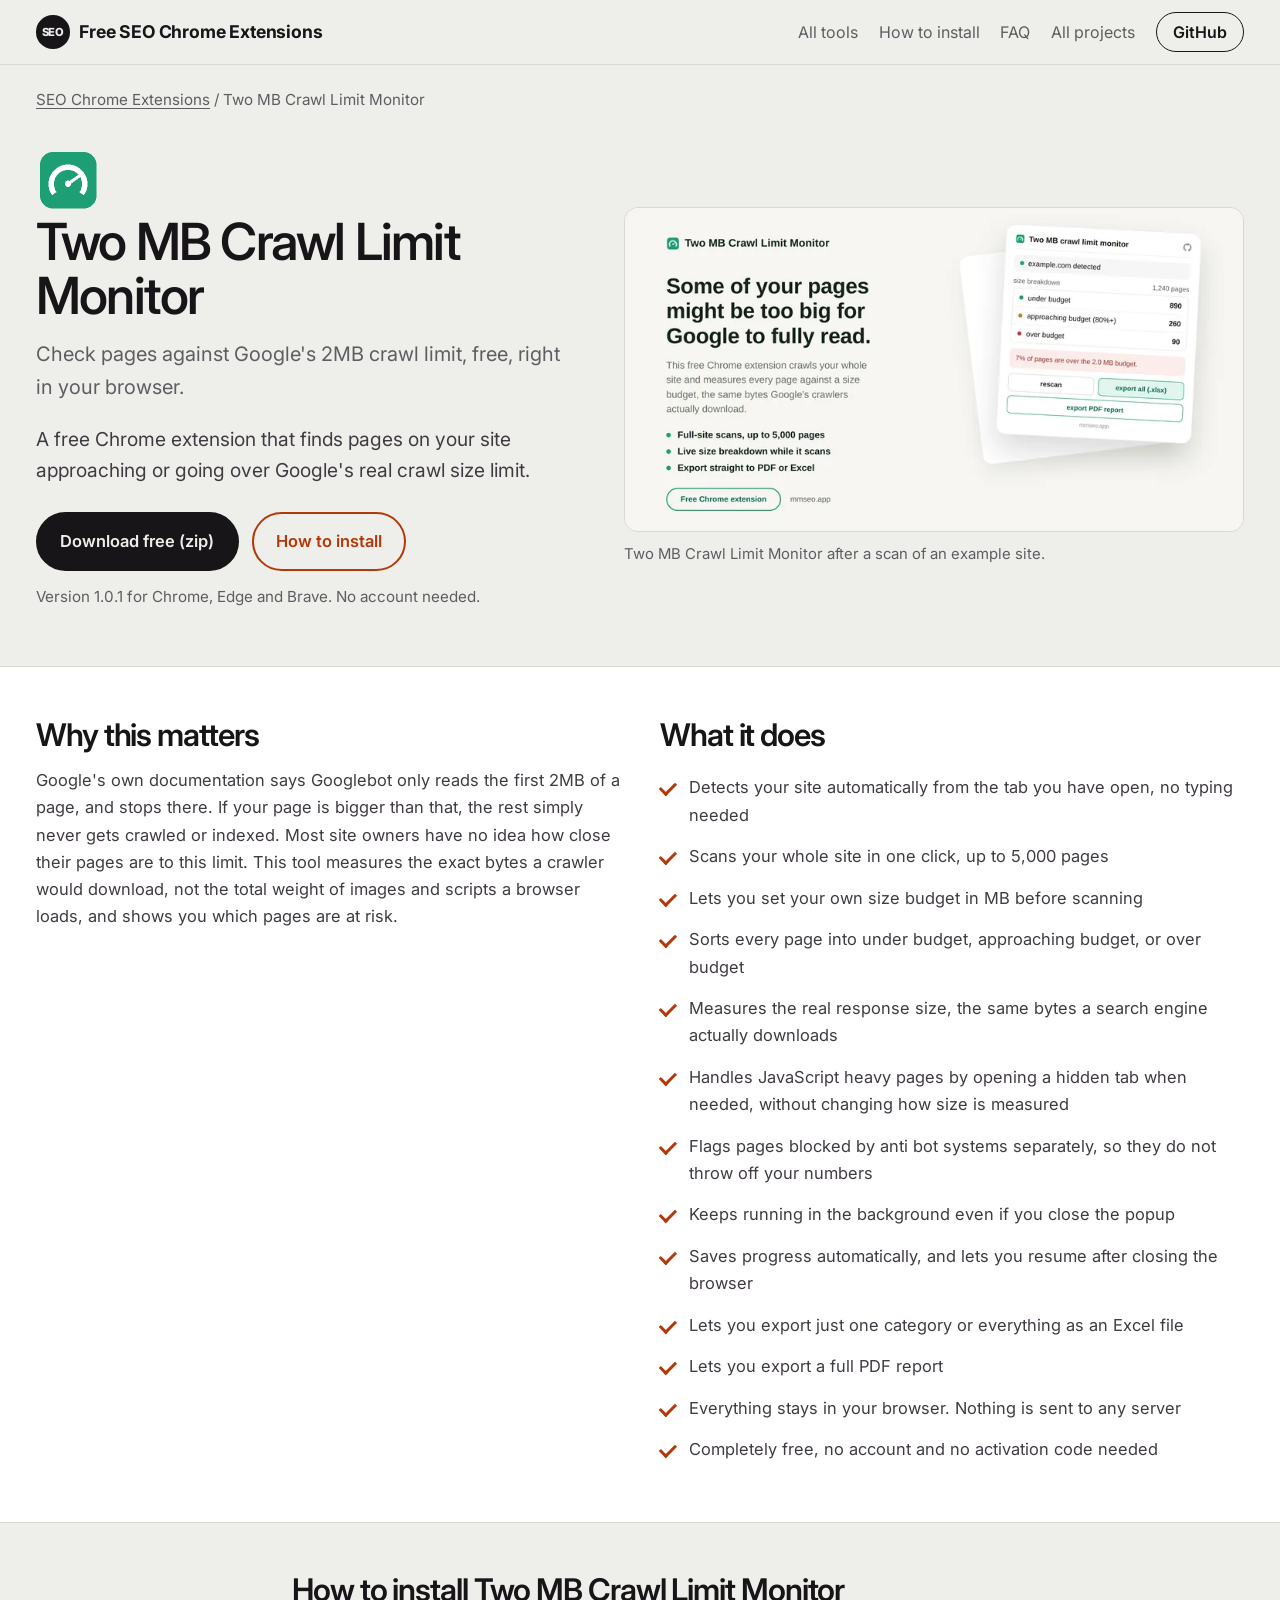
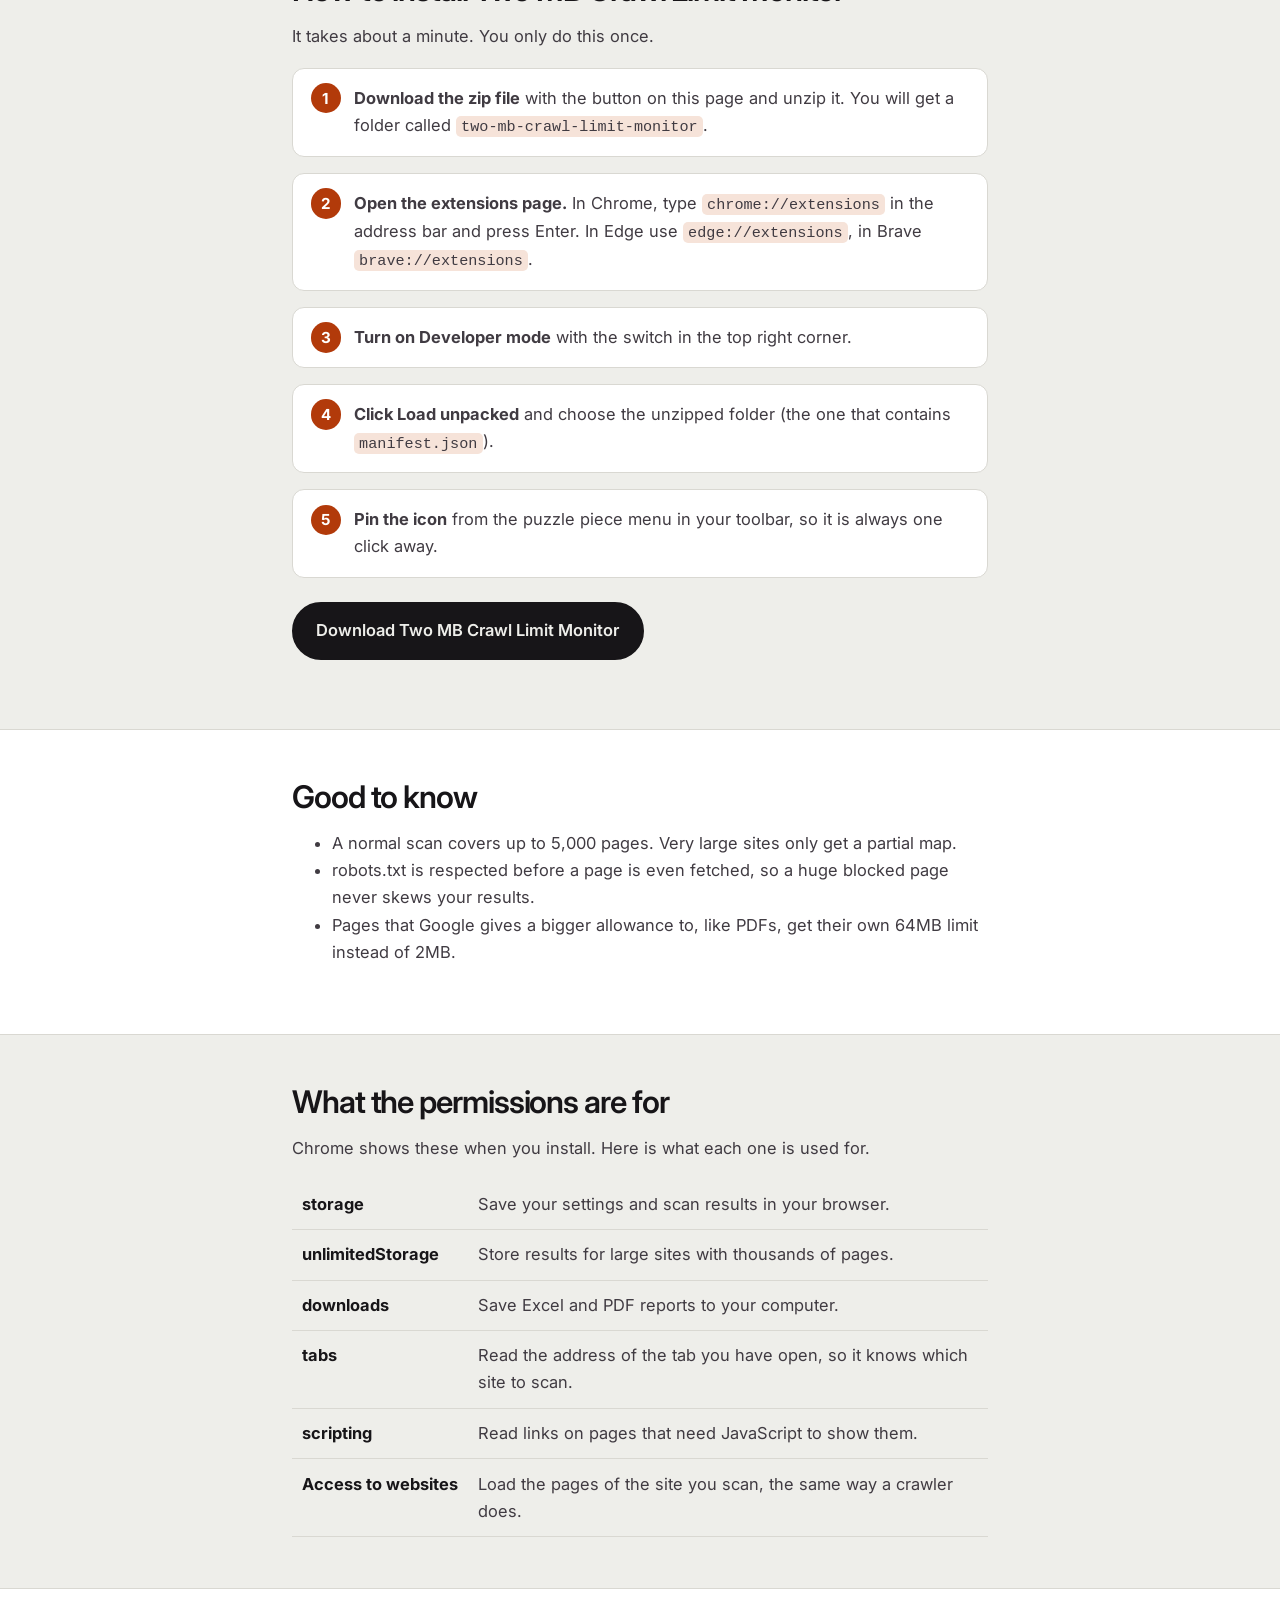
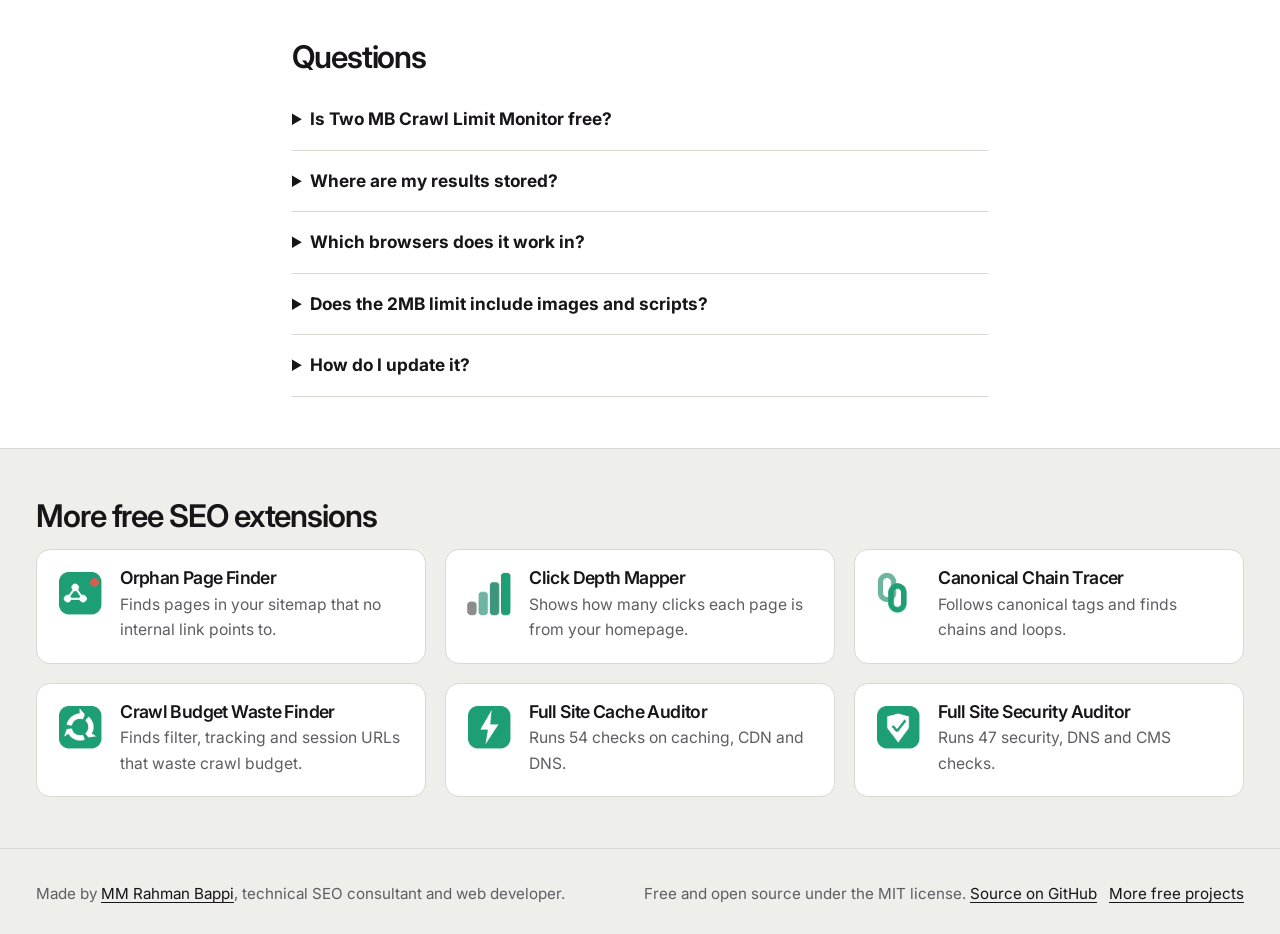
<file: two-mb-crawl-limit-monitor/index.html>
<!doctype html>
<html lang="en">
<head>
<meta charset="utf-8">
<meta name="viewport" content="width=device-width, initial-scale=1">
<title>Two MB Crawl Limit Monitor: Free SEO Chrome Extension</title>
<meta name="description" content="See which pages come close to or pass Googlebot&#x27;s 2MB crawl limit, measured in real bytes. Free, no account needed.">
<link rel="canonical" href="https://mmrahmanbappi.github.io/chrome-extensions/two-mb-crawl-limit-monitor/">
<meta name="robots" content="index, follow, max-image-preview:large">
<meta name="author" content="MM Rahman Bappi">
<meta name="theme-color" content="#16835a">
<meta property="og:type" content="website">
<meta property="og:site_name" content="Free SEO Chrome Extensions">
<meta property="og:title" content="Two MB Crawl Limit Monitor: Free SEO Chrome Extension">
<meta property="og:description" content="See which pages come close to or pass Googlebot&#x27;s 2MB crawl limit, measured in real bytes. Free, no account needed.">
<meta property="og:url" content="https://mmrahmanbappi.github.io/chrome-extensions/two-mb-crawl-limit-monitor/">
<meta property="og:image" content="https://mmrahmanbappi.github.io/chrome-extensions/images/og/two-mb-crawl-limit-monitor.jpg">
<meta property="og:image:width" content="1200">
<meta property="og:image:height" content="630">
<meta property="og:image:alt" content="Two MB Crawl Limit Monitor: Free SEO Chrome Extension">
<meta property="og:locale" content="en_US">
<meta name="twitter:card" content="summary_large_image">
<meta name="twitter:title" content="Two MB Crawl Limit Monitor: Free SEO Chrome Extension">
<meta name="twitter:description" content="See which pages come close to or pass Googlebot&#x27;s 2MB crawl limit, measured in real bytes. Free, no account needed.">
<meta name="twitter:image" content="https://mmrahmanbappi.github.io/chrome-extensions/images/og/two-mb-crawl-limit-monitor.jpg">
<link rel="icon" href="https://mmrahmanbappi.github.io/chrome-extensions/favicon.svg" type="image/svg+xml">
<link rel="preconnect" href="https://fonts.googleapis.com"><link rel="preconnect" href="https://fonts.gstatic.com" crossorigin>
<link rel="stylesheet" href="https://fonts.googleapis.com/css2?family=Inter:wght@400;500;600;700&display=swap">
<link rel="stylesheet" href="https://mmrahmanbappi.github.io/chrome-extensions/site.css">
<script type="application/ld+json">
{
 "@context": "https://schema.org",
 "@graph": [
  {
   "@type": "WebSite",
   "@id": "https://mmrahmanbappi.github.io/chrome-extensions/#website",
   "url": "https://mmrahmanbappi.github.io/chrome-extensions/",
   "name": "Free SEO Chrome Extensions",
   "description": "Seven free Chrome extensions for technical SEO audits.",
   "inLanguage": "en",
   "publisher": {
    "@id": "https://mmrahmanbappi.github.io/chrome-extensions/#author"
   }
  },
  {
   "@type": "Person",
   "@id": "https://mmrahmanbappi.github.io/chrome-extensions/#author",
   "name": "MM Rahman Bappi",
   "url": "https://mmseo.app/",
   "jobTitle": "Technical SEO consultant and web developer",
   "sameAs": [
    "https://github.com/mmrahmanbappi",
    "https://mmseo.app/"
   ]
  },
  {
   "@type": "WebPage",
   "@id": "https://mmrahmanbappi.github.io/chrome-extensions/two-mb-crawl-limit-monitor/#webpage",
   "url": "https://mmrahmanbappi.github.io/chrome-extensions/two-mb-crawl-limit-monitor/",
   "name": "Two MB Crawl Limit Monitor: Free SEO Chrome Extension",
   "description": "See which pages come close to or pass Googlebot's 2MB crawl limit, measured in real bytes. Free, no account needed.",
   "isPartOf": {
    "@id": "https://mmrahmanbappi.github.io/chrome-extensions/#website"
   },
   "about": {
    "@id": "https://mmrahmanbappi.github.io/chrome-extensions/two-mb-crawl-limit-monitor/#app"
   },
   "primaryImageOfPage": "https://mmrahmanbappi.github.io/chrome-extensions/images/two-mb-crawl-limit-monitor-1200.jpg",
   "breadcrumb": {
    "@id": "https://mmrahmanbappi.github.io/chrome-extensions/two-mb-crawl-limit-monitor/#breadcrumb"
   },
   "inLanguage": "en",
   "dateModified": "2026-09-23"
  },
  {
   "@type": "SoftwareApplication",
   "@id": "https://mmrahmanbappi.github.io/chrome-extensions/two-mb-crawl-limit-monitor/#app",
   "name": "Two MB Crawl Limit Monitor",
   "description": "A free Chrome extension that finds pages on your site approaching or going over Google's real crawl size limit.",
   "url": "https://mmrahmanbappi.github.io/chrome-extensions/two-mb-crawl-limit-monitor/",
   "applicationCategory": "BrowserApplication",
   "applicationSubCategory": "SEO tool",
   "operatingSystem": "Google Chrome, Microsoft Edge, Brave",
   "softwareVersion": "1.0.1",
   "downloadUrl": "https://github.com/mmrahmanbappi/chrome-extensions/releases/latest/download/two-mb-crawl-limit-monitor.zip",
   "isAccessibleForFree": true,
   "offers": {
    "@type": "Offer",
    "price": "0",
    "priceCurrency": "USD"
   },
   "image": "https://mmrahmanbappi.github.io/chrome-extensions/images/icons/two-mb-crawl-limit-monitor.png",
   "screenshot": "https://mmrahmanbappi.github.io/chrome-extensions/images/two-mb-crawl-limit-monitor-1200.jpg",
   "featureList": [
    "Detects your site automatically from the tab you have open, no typing needed",
    "Scans your whole site in one click, up to 5,000 pages",
    "Lets you set your own size budget in MB before scanning",
    "Sorts every page into under budget, approaching budget, or over budget",
    "Measures the real response size, the same bytes a search engine actually downloads",
    "Handles JavaScript heavy pages by opening a hidden tab when needed, without changing how size is measured",
    "Flags pages blocked by anti bot systems separately, so they do not throw off your numbers",
    "Keeps running in the background even if you close the popup",
    "Saves progress automatically, and lets you resume after closing the browser",
    "Lets you export just one category or everything as an Excel file",
    "Lets you export a full PDF report",
    "Everything stays in your browser. Nothing is sent to any server",
    "Completely free, no account and no activation code needed"
   ],
   "permissions": "storage, unlimitedStorage, downloads, tabs, scripting, access to websites you scan",
   "author": {
    "@id": "https://mmrahmanbappi.github.io/chrome-extensions/#author"
   },
   "publisher": {
    "@id": "https://mmrahmanbappi.github.io/chrome-extensions/#author"
   }
  },
  {
   "@type": "BreadcrumbList",
   "@id": "https://mmrahmanbappi.github.io/chrome-extensions/two-mb-crawl-limit-monitor/#breadcrumb",
   "itemListElement": [
    {
     "@type": "ListItem",
     "position": 1,
     "name": "SEO Chrome Extensions",
     "item": "https://mmrahmanbappi.github.io/chrome-extensions/"
    },
    {
     "@type": "ListItem",
     "position": 2,
     "name": "Two MB Crawl Limit Monitor",
     "item": "https://mmrahmanbappi.github.io/chrome-extensions/two-mb-crawl-limit-monitor/"
    }
   ]
  },
  {
   "@type": "FAQPage",
   "@id": "https://mmrahmanbappi.github.io/chrome-extensions/two-mb-crawl-limit-monitor/#faq",
   "mainEntity": [
    {
     "@type": "Question",
     "name": "Is Two MB Crawl Limit Monitor free?",
     "acceptedAnswer": {
      "@type": "Answer",
      "text": "Yes. It is free to download and use, and the code is open source under the MIT license. You do not need an account, a subscription or an activation code."
     }
    },
    {
     "@type": "Question",
     "name": "Where are my results stored?",
     "acceptedAnswer": {
      "@type": "Answer",
      "text": "Your scan results and settings are saved in your own browser. The extension does not ask you to sign in, and you can delete everything by removing the extension."
     }
    },
    {
     "@type": "Question",
     "name": "Which browsers does it work in?",
     "acceptedAnswer": {
      "@type": "Answer",
      "text": "Google Chrome, and other browsers built on Chromium such as Microsoft Edge and Brave."
     }
    },
    {
     "@type": "Question",
     "name": "Does the 2MB limit include images and scripts?",
     "acceptedAnswer": {
      "@type": "Answer",
      "text": "No. The limit is about the HTML file itself, the bytes Googlebot downloads for the page. This tool measures exactly that, not the full weight a browser loads."
     }
    },
    {
     "@type": "Question",
     "name": "How do I update it?",
     "acceptedAnswer": {
      "@type": "Answer",
      "text": "Download the latest zip from this page, replace the old folder with the new one, and click the reload button on the extensions page."
     }
    }
   ]
  }
 ]
}
</script>
<!-- Google tag (gtag.js) -->
<script async src="https://www.googletagmanager.com/gtag/js?id=G-D8QGLFQD12"></script>
<script>
  window.dataLayer = window.dataLayer || [];
  function gtag(){dataLayer.push(arguments);}
  gtag('js', new Date());

  gtag('config', 'G-D8QGLFQD12');
</script>
</head>
<body>
<a class="skip" href="#main">Skip to content</a>
<header class="top"><div class="wrap">
<a class="brand" href="https://mmrahmanbappi.github.io/chrome-extensions/"><i aria-hidden="true">SEO</i>Free SEO Chrome Extensions</a>
<nav aria-label="Main"><a href="https://mmrahmanbappi.github.io/chrome-extensions/#tools">All tools</a><a href="https://mmrahmanbappi.github.io/chrome-extensions/#install">How to install</a><a href="https://mmrahmanbappi.github.io/chrome-extensions/#faq">FAQ</a><a href="https://mmrahmanbappi.github.io/">All projects</a><a class="gh" href="https://github.com/mmrahmanbappi/chrome-extensions">GitHub</a></nav>
</div></header>
<main id="main">
<div class="wrap"><nav class="crumbs" aria-label="Breadcrumb"><a href="https://mmrahmanbappi.github.io/chrome-extensions/">SEO Chrome Extensions</a> / <span aria-current="page">Two MB Crawl Limit Monitor</span></nav></div>
<section class="hero"><div class="wrap hero-grid">
<div>
<img class="icon" src="https://mmrahmanbappi.github.io/chrome-extensions/images/icons/two-mb-crawl-limit-monitor.png" alt="" width="64" height="64">
<h1>Two MB Crawl Limit Monitor</h1>
<p class="phrase">Check pages against Google&#x27;s 2MB crawl limit, free, right in your browser.</p>
<p class="lead">A free Chrome extension that finds pages on your site approaching or going over Google&#x27;s real crawl size limit.</p>
<div class="actions"><a class="btn main" href="https://github.com/mmrahmanbappi/chrome-extensions/releases/latest/download/two-mb-crawl-limit-monitor.zip">Download free (zip)</a><a class="btn alt" href="#install">How to install</a></div>
<p class="small">Version 1.0.1 for Chrome, Edge and Brave. No account needed.</p>
</div>
<figure>
<picture><source type="image/webp" srcset="https://mmrahmanbappi.github.io/chrome-extensions/images/two-mb-crawl-limit-monitor-800.webp 800w, https://mmrahmanbappi.github.io/chrome-extensions/images/two-mb-crawl-limit-monitor-1200.webp 1200w" sizes="(max-width: 860px) 100vw, 600px">
<img src="https://mmrahmanbappi.github.io/chrome-extensions/images/two-mb-crawl-limit-monitor-1200.jpg" alt="Two MB Crawl Limit Monitor showing the results of a scan" width="1200" height="628" fetchpriority="high"></picture>
<figcaption>Two MB Crawl Limit Monitor after a scan of an example site.</figcaption>
</figure>
</div></section>

<section class="band alt"><div class="wrap two">
<div><h2>Why this matters</h2><p>Google's own documentation says Googlebot only reads the first 2MB of a page, and stops there. If your page is bigger than that, the rest simply never gets crawled or indexed. Most site owners have no idea how close their pages are to this limit. This tool measures the exact bytes a crawler would download, not the total weight of images and scripts a browser loads, and shows you which pages are at risk.</p></div>
<div><h2>What it does</h2><ul class="checks"><li>Detects your site automatically from the tab you have open, no typing needed</li><li>Scans your whole site in one click, up to 5,000 pages</li><li>Lets you set your own size budget in MB before scanning</li><li>Sorts every page into under budget, approaching budget, or over budget</li><li>Measures the real response size, the same bytes a search engine actually downloads</li><li>Handles JavaScript heavy pages by opening a hidden tab when needed, without changing how size is measured</li><li>Flags pages blocked by anti bot systems separately, so they do not throw off your numbers</li><li>Keeps running in the background even if you close the popup</li><li>Saves progress automatically, and lets you resume after closing the browser</li><li>Lets you export just one category or everything as an Excel file</li><li>Lets you export a full PDF report</li><li>Everything stays in your browser. Nothing is sent to any server</li><li>Completely free, no account and no activation code needed</li></ul></div>
</div></section>



<section class="band" id="install"><div class="wrap narrow">
<h2>How to install Two MB Crawl Limit Monitor</h2>
<p>It takes about a minute. You only do this once.</p>
<ol class="steps">
<li><strong>Download the zip file</strong> with the button on this page and unzip it. You will get a folder called <code>two-mb-crawl-limit-monitor</code>.</li>
<li><strong>Open the extensions page.</strong> In Chrome, type <code>chrome://extensions</code> in the address bar and press Enter. In Edge use <code>edge://extensions</code>, in Brave <code>brave://extensions</code>.</li>
<li><strong>Turn on Developer mode</strong> with the switch in the top right corner.</li>
<li><strong>Click Load unpacked</strong> and choose the unzipped folder (the one that contains <code>manifest.json</code>).</li>
<li><strong>Pin the icon</strong> from the puzzle piece menu in your toolbar, so it is always one click away.</li>
</ol>
<p style="margin-top:1.5rem"><a class="btn main" href="https://github.com/mmrahmanbappi/chrome-extensions/releases/latest/download/two-mb-crawl-limit-monitor.zip">Download Two MB Crawl Limit Monitor</a></p>
</div></section>

<section class="band alt"><div class="wrap narrow"><h2>Good to know</h2><ul>
<li>A normal scan covers up to 5,000 pages. Very large sites only get a partial map.</li>
<li>robots.txt is respected before a page is even fetched, so a huge blocked page never skews your results.</li>
<li>Pages that Google gives a bigger allowance to, like PDFs, get their own 64MB limit instead of 2MB.</li>
</ul></div></section>

<section class="band"><div class="wrap narrow">
<h2>What the permissions are for</h2>
<p>Chrome shows these when you install. Here is what each one is used for.</p>
<table class="perm"><tbody><tr><th>storage</th><td>Save your settings and scan results in your browser.</td></tr><tr><th>unlimitedStorage</th><td>Store results for large sites with thousands of pages.</td></tr><tr><th>downloads</th><td>Save Excel and PDF reports to your computer.</td></tr><tr><th>tabs</th><td>Read the address of the tab you have open, so it knows which site to scan.</td></tr><tr><th>scripting</th><td>Read links on pages that need JavaScript to show them.</td></tr><tr><th>Access to websites</th><td>Load the pages of the site you scan, the same way a crawler does.</td></tr></tbody></table>
</div></section>

<section class="band alt" id="faq"><div class="wrap narrow">
<h2>Questions</h2>
<details><summary>Is Two MB Crawl Limit Monitor free?</summary><p>Yes. It is free to download and use, and the code is open source under the MIT license. You do not need an account, a subscription or an activation code.</p></details><details><summary>Where are my results stored?</summary><p>Your scan results and settings are saved in your own browser. The extension does not ask you to sign in, and you can delete everything by removing the extension.</p></details><details><summary>Which browsers does it work in?</summary><p>Google Chrome, and other browsers built on Chromium such as Microsoft Edge and Brave.</p></details><details><summary>Does the 2MB limit include images and scripts?</summary><p>No. The limit is about the HTML file itself, the bytes Googlebot downloads for the page. This tool measures exactly that, not the full weight a browser loads.</p></details><details><summary>How do I update it?</summary><p>Download the latest zip from this page, replace the old folder with the new one, and click the reload button on the extensions page.</p></details>
</div></section>

<section class="band"><div class="wrap">
<h2>More free SEO extensions</h2>
<ul class="grid"><li><a class="card" href="https://mmrahmanbappi.github.io/chrome-extensions/orphan-page-finder/"><img src="https://mmrahmanbappi.github.io/chrome-extensions/images/icons/orphan-page-finder.png" alt="" width="48" height="48" loading="lazy"><div><h3>Orphan Page Finder</h3><p>Finds pages in your sitemap that no internal link points to.</p></div></a></li><li><a class="card" href="https://mmrahmanbappi.github.io/chrome-extensions/click-depth-mapper/"><img src="https://mmrahmanbappi.github.io/chrome-extensions/images/icons/click-depth-mapper.png" alt="" width="48" height="48" loading="lazy"><div><h3>Click Depth Mapper</h3><p>Shows how many clicks each page is from your homepage.</p></div></a></li><li><a class="card" href="https://mmrahmanbappi.github.io/chrome-extensions/canonical-chain-tracer/"><img src="https://mmrahmanbappi.github.io/chrome-extensions/images/icons/canonical-chain-tracer.png" alt="" width="48" height="48" loading="lazy"><div><h3>Canonical Chain Tracer</h3><p>Follows canonical tags and finds chains and loops.</p></div></a></li><li><a class="card" href="https://mmrahmanbappi.github.io/chrome-extensions/crawl-budget-waste-finder/"><img src="https://mmrahmanbappi.github.io/chrome-extensions/images/icons/crawl-budget-waste-finder.png" alt="" width="48" height="48" loading="lazy"><div><h3>Crawl Budget Waste Finder</h3><p>Finds filter, tracking and session URLs that waste crawl budget.</p></div></a></li><li><a class="card" href="https://mmrahmanbappi.github.io/chrome-extensions/full-site-cache-auditor/"><img src="https://mmrahmanbappi.github.io/chrome-extensions/images/icons/full-site-cache-auditor.png" alt="" width="48" height="48" loading="lazy"><div><h3>Full Site Cache Auditor</h3><p>Runs 54 checks on caching, CDN and DNS.</p></div></a></li><li><a class="card" href="https://mmrahmanbappi.github.io/chrome-extensions/full-site-security-auditor/"><img src="https://mmrahmanbappi.github.io/chrome-extensions/images/icons/full-site-security-auditor.png" alt="" width="48" height="48" loading="lazy"><div><h3>Full Site Security Auditor</h3><p>Runs 47 security, DNS and CMS checks.</p></div></a></li></ul>
</div></section>
</main>
<footer><div class="wrap">
<p>Made by <a href="https://mmseo.app/">MM Rahman Bappi</a>, technical SEO consultant and web developer.</p>
<p>Free and open source under the MIT license. <a href="https://github.com/mmrahmanbappi/chrome-extensions">Source on GitHub</a> &nbsp; <a href="https://mmrahmanbappi.github.io/">More free projects</a></p>
</div></footer>
<script>(function(){var cur=document.getElementById('mtcur'),nx=document.getElementById('mtnx');if(!cur||matchMedia('(prefers-reduced-motion: reduce)').matches)return;var items=JSON.parse(cur.dataset.items),i=0;
setInterval(function(){i=(i+1)%items.length;cur.style.opacity=0;setTimeout(function(){cur.textContent=items[i];cur.style.opacity=1;nx.innerHTML='';for(var k=1;k<5;k++){var li=document.createElement('li');li.textContent=items[(i+k)%items.length];nx.appendChild(li);}},350);},2600);})();</script>
</body>
</html>
</file>
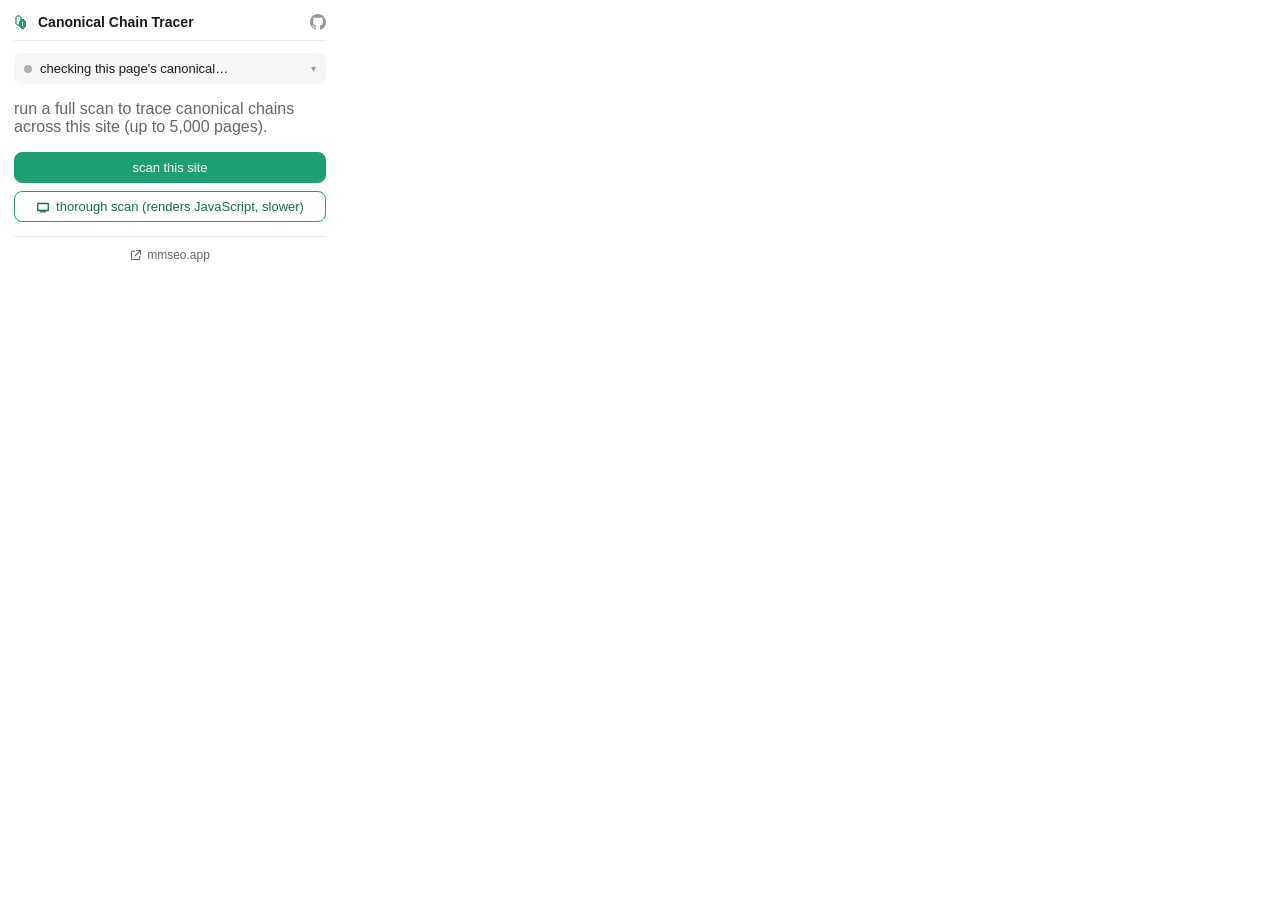
<file: technical-seo/canonical-chain-tracer/popup.html>
<!DOCTYPE html>
<html>
<head>
  <meta charset="utf-8" />
  <title>Canonical Chain Tracer</title>
  <link rel="stylesheet" href="popup.css" />
</head>
<body>
  <div id="app">

    <div id="app-header">
      <div id="app-header-left">
        <img id="app-logo" src="icons/icon16.png" alt="" width="16" height="16" />
        <span id="app-title">Canonical Chain Tracer</span>
      </div>
      <a id="app-github" href="https://github.com/mmrahmanbappi" target="_blank" rel="noopener noreferrer" title="GitHub profile">
        <svg viewBox="0 0 16 16" width="16" height="16" fill="currentColor" aria-hidden="true">
          <path d="M8 0C3.58 0 0 3.58 0 8c0 3.54 2.29 6.53 5.47 7.59.4.07.55-.17.55-.38
            0-.19-.01-.82-.01-1.49-2.01.37-2.53-.49-2.69-.94-.09-.23-.48-.94-.82-1.13
            -.28-.15-.68-.52-.01-.53.63-.01 1.08.58 1.23.82.72 1.21 1.87.87 2.33.66.07-.52.28-.87.51-1.07
            -1.78-.2-3.64-.89-3.64-3.95 0-.87.31-1.59.82-2.15-.08-.2-.36-1.02.08-2.12
            0 0 .67-.21 2.2.82.64-.18 1.32-.27 2-.27.68 0 1.36.09 2 .27 1.53-1.04 2.2-.82 2.2-.82
            .44 1.1.16 1.92.08 2.12.51.56.82 1.27.82 2.15 0 3.07-1.87 3.75-3.65 3.95.29.25.54.73.54 1.48
            0 1.07-.01 1.93-.01 2.2 0 .21.15.46.55.38A8.01 8.01 0 0016 8c0-4.42-3.58-8-8-8z"/>
        </svg>
      </a>
    </div>

    <div id="passive-row">
      <span class="dot" id="passive-dot"></span>
      <span id="passive-text">checking this page's canonical…</span>
      <span class="chevron" id="passive-chevron">&#9662;</span>
    </div>
    <div id="passive-detail" hidden></div>

    <div id="state-idle" class="state" hidden>
      <div id="idle-busy-banner" class="banner" hidden></div>
      <p class="muted">run a full scan to trace canonical chains across this site (up to 5,000 pages).</p>
      <button id="btn-start-scan" class="primary">scan this site</button>
      <button id="btn-start-scan-rendered" class="accent-outline btn-icon">
        <svg viewBox="0 0 16 16" width="14" height="14" fill="none" stroke="currentColor" stroke-width="1.5" stroke-linecap="round" stroke-linejoin="round" aria-hidden="true">
          <path d="M2 4h12v8H2z" />
          <path d="M5 13.5h6" />
        </svg>
        thorough scan (renders JavaScript, slower)
      </button>
    </div>

    <div id="state-running" class="state" hidden>
      <div class="row-title">
        <span class="dot dot-accent"></span>
        <span id="running-label">scanning…</span>
      </div>
      <div class="bar"><div id="running-bar-fill" class="bar-fill"></div></div>
      <div class="row-between mono small">
        <span id="running-count">0 / 0 pages</span>
        <span id="running-eta"></span>
      </div>
      <div class="row-between section-gap">
        <span class="muted small">hop breakdown (live)</span>
      </div>
      <div id="running-hop-table" class="hop-table"></div>
      <div class="btn-row">
        <button id="btn-pause-scan">pause</button>
        <button id="btn-stop-scan" class="danger-outline">stop</button>
      </div>
    </div>

    <div id="state-paused" class="state" hidden>
      <div id="paused-banner" class="banner"></div>
      <div class="bar"><div id="paused-bar-fill" class="bar-fill muted-fill"></div></div>
      <div class="mono small" id="paused-count"></div>
      <div class="btn-row">
        <button id="btn-resume-scan" class="accent-outline">resume scan</button>
        <button id="btn-export-partial">export partial</button>
      </div>
      <div class="btn-row">
        <button id="btn-start-new-scan">start new scan</button>
      </div>
    </div>

    <div id="state-done" class="state" hidden>
      <div id="done-warning" class="banner" hidden></div>
      <div class="row-between">
        <span class="muted small">hop breakdown</span>
        <span class="muted small" id="done-total"></span>
      </div>
      <div id="sitemap-note" class="muted small" hidden></div>
      <div id="mode-note" class="muted small" hidden></div>
      <div id="hop-table" class="hop-table"></div>
      <div id="loop-banner" class="banner banner-danger" hidden></div>
      <div id="multi-banner" class="banner" hidden></div>
      <div class="btn-row">
        <button id="btn-rescan">rescan</button>
        <button id="btn-export-all" class="primary">export all (.xlsx)</button>
      </div>
      <div class="btn-row">
        <button id="btn-export-pdf" class="accent-outline btn-icon">
          <svg viewBox="0 0 16 16" width="14" height="14" fill="currentColor" aria-hidden="true">
            <path d="M4 1a1 1 0 0 0-1 1v12a1 1 0 0 0 1 1h8a1 1 0 0 0 1-1V5.41
              a1 1 0 0 0-.29-.7L9.29 1.29A1 1 0 0 0 8.59 1H4Zm5 1.5L11.5 5H9.5
              a.5.5 0 0 1-.5-.5V2.5ZM4.5 8h7v1h-7V8Zm0 2.25h7v1h-7v-1ZM4.5 12.5h4.5v1H4.5v-1Z"/>
          </svg>
          export PDF report
        </button>
      </div>
      <div class="btn-row" id="loop-export-row" hidden>
        <button id="btn-export-loops" class="danger-outline btn-icon">
          <svg viewBox="0 0 16 16" width="14" height="14" fill="currentColor" aria-hidden="true">
            <path d="M8 1 1 14h14L8 1Zm0 4.2 4.9 8.6H3.1L8 5.2Zm-.6 3.3v2.4h1.2V8.5H7.4Zm0 3.3v1.2h1.2v-1.2H7.4Z"/>
          </svg>
          <span id="loop-export-label">export loops only</span>
        </button>
      </div>
      <div class="btn-row" id="multi-export-row" hidden>
        <button id="btn-export-multi" class="accent-outline btn-icon">
          <svg viewBox="0 0 16 16" width="14" height="14" fill="currentColor" aria-hidden="true">
            <path d="M4 1a1 1 0 0 0-1 1v12a1 1 0 0 0 1 1h8a1 1 0 0 0 1-1V5.41
              a1 1 0 0 0-.29-.7L9.29 1.29A1 1 0 0 0 8.59 1H4Zm5 1.5L11.5 5H9.5
              a.5.5 0 0 1-.5-.5V2.5ZM4.5 8h7v1h-7V8Zm0 2.25h7v1h-7v-1ZM4.5 12.5h4.5v1H4.5v-1Z"/>
          </svg>
          <span id="multi-export-label">export multiple-tag pages</span>
        </button>
      </div>
    </div>

    <div id="app-footer">
      <a id="app-website" href="https://mmseo.app" target="_blank" rel="noopener noreferrer">
        <svg viewBox="0 0 16 16" width="12" height="12" fill="none" stroke="currentColor" stroke-width="1.5" stroke-linecap="round" stroke-linejoin="round" aria-hidden="true">
          <path d="M6 3H3a1 1 0 0 0-1 1v9a1 1 0 0 0 1 1h9a1 1 0 0 0 1-1v-3" />
          <path d="M9 2h5v5" />
          <path d="M14 2 7 9" />
        </svg>
        mmseo.app
      </a>
    </div>

  </div>
  <script src="popup.js"></script>
</body>
</html>
</file>
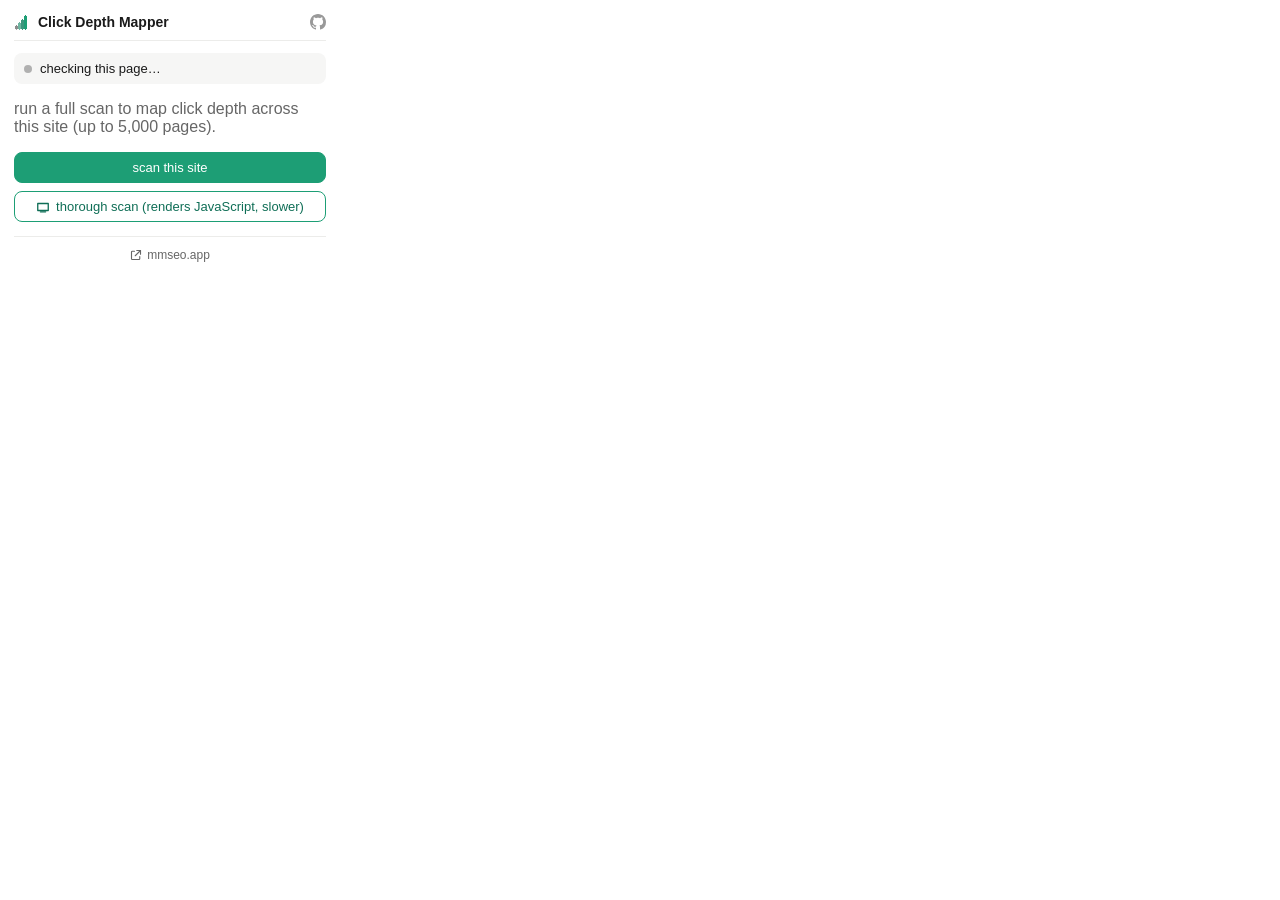
<file: technical-seo/click-depth-mapper/popup.html>
<!DOCTYPE html>
<html>
<head>
  <meta charset="utf-8" />
  <title>Click Depth Mapper</title>
  <link rel="stylesheet" href="popup.css" />
</head>
<body>
  <div id="app">

    <div id="app-header">
      <div id="app-header-left">
        <img id="app-logo" src="icons/icon16.png" alt="" width="16" height="16" />
        <span id="app-title">Click Depth Mapper</span>
      </div>
      <a id="app-github" href="https://github.com/mmrahmanbappi" target="_blank" rel="noopener noreferrer" title="GitHub profile">
        <svg viewBox="0 0 16 16" width="16" height="16" fill="currentColor" aria-hidden="true">
          <path d="M8 0C3.58 0 0 3.58 0 8c0 3.54 2.29 6.53 5.47 7.59.4.07.55-.17.55-.38
            0-.19-.01-.82-.01-1.49-2.01.37-2.53-.49-2.69-.94-.09-.23-.48-.94-.82-1.13
            -.28-.15-.68-.52-.01-.53.63-.01 1.08.58 1.23.82.72 1.21 1.87.87 2.33.66.07-.52.28-.87.51-1.07
            -1.78-.2-3.64-.89-3.64-3.95 0-.87.31-1.59.82-2.15-.08-.2-.36-1.02.08-2.12
            0 0 .67-.21 2.2.82.64-.18 1.32-.27 2-.27.68 0 1.36.09 2 .27 1.53-1.04 2.2-.82 2.2-.82
            .44 1.1.16 1.92.08 2.12.51.56.82 1.27.82 2.15 0 3.07-1.87 3.75-3.65 3.95.29.25.54.73.54 1.48
            0 1.07-.01 1.93-.01 2.2 0 .21.15.46.55.38A8.01 8.01 0 0016 8c0-4.42-3.58-8-8-8z"/>
        </svg>
      </a>
    </div>

    <div id="passive-row">
      <span class="dot" id="passive-dot"></span>
      <span id="passive-text">checking this page…</span>
    </div>

    <div id="state-idle" class="state" hidden>
      <div id="idle-busy-banner" class="banner" hidden></div>
      <p class="muted">run a full scan to map click depth across this site (up to 5,000 pages).</p>
      <button id="btn-start-scan" class="primary">scan this site</button>
      <button id="btn-start-scan-rendered" class="accent-outline btn-icon">
        <svg viewBox="0 0 16 16" width="14" height="14" fill="none" stroke="currentColor" stroke-width="1.5" stroke-linecap="round" stroke-linejoin="round" aria-hidden="true">
          <path d="M2 4h12v8H2z" />
          <path d="M5 13.5h6" />
        </svg>
        thorough scan (renders JavaScript, slower)
      </button>
    </div>

    <div id="state-running" class="state" hidden>
      <div class="row-title">
        <span class="dot dot-accent"></span>
        <span id="running-label">scanning…</span>
      </div>
      <div class="bar"><div id="running-bar-fill" class="bar-fill"></div></div>
      <div class="row-between mono small">
        <span id="running-count">0 / 0 pages</span>
        <span id="running-eta"></span>
      </div>
      <div class="row-between section-gap">
        <span class="muted small">depth breakdown (live)</span>
      </div>
      <div id="running-depth-table" class="depth-table"></div>
      <div class="btn-row">
        <button id="btn-pause-scan">pause</button>
        <button id="btn-stop-scan" class="danger-outline">stop</button>
      </div>
    </div>

    <div id="state-paused" class="state" hidden>
      <div id="paused-banner" class="banner"></div>
      <div class="bar"><div id="paused-bar-fill" class="bar-fill muted-fill"></div></div>
      <div class="mono small" id="paused-count"></div>
      <div class="btn-row">
        <button id="btn-resume-scan" class="accent-outline">resume scan</button>
        <button id="btn-export-partial">export partial</button>
      </div>
      <div class="btn-row">
        <button id="btn-start-new-scan">start new scan</button>
      </div>
    </div>

    <div id="state-done" class="state" hidden>
      <div id="done-warning" class="banner" hidden></div>
      <div class="row-between">
        <span class="muted small">depth breakdown</span>
        <span class="muted small" id="done-total"></span>
      </div>
      <div id="sitemap-note" class="muted small" hidden></div>
      <div id="mode-note" class="muted small" hidden></div>
      <div id="depth-table" class="depth-table"></div>
      <div class="btn-row">
        <button id="btn-rescan">rescan</button>
        <button id="btn-export-all" class="primary">export all (.xlsx)</button>
      </div>
      <div class="btn-row">
        <button id="btn-export-pdf" class="accent-outline btn-icon">
          <svg viewBox="0 0 16 16" width="14" height="14" fill="currentColor" aria-hidden="true">
            <path d="M4 1a1 1 0 0 0-1 1v12a1 1 0 0 0 1 1h8a1 1 0 0 0 1-1V5.41
              a1 1 0 0 0-.29-.7L9.29 1.29A1 1 0 0 0 8.59 1H4Zm5 1.5L11.5 5H9.5
              a.5.5 0 0 1-.5-.5V2.5ZM4.5 8h7v1h-7V8Zm0 2.25h7v1h-7v-1ZM4.5 12.5h4.5v1H4.5v-1Z"/>
          </svg>
          export PDF report
        </button>
      </div>
    </div>

    <div id="app-footer">
      <a id="app-website" href="https://mmseo.app" target="_blank" rel="noopener noreferrer">
        <svg viewBox="0 0 16 16" width="12" height="12" fill="none" stroke="currentColor" stroke-width="1.5" stroke-linecap="round" stroke-linejoin="round" aria-hidden="true">
          <path d="M6 3H3a1 1 0 0 0-1 1v9a1 1 0 0 0 1 1h9a1 1 0 0 0 1-1v-3" />
          <path d="M9 2h5v5" />
          <path d="M14 2 7 9" />
        </svg>
        mmseo.app
      </a>
    </div>

  </div>
  <script src="popup.js"></script>
</body>
</html>
</file>
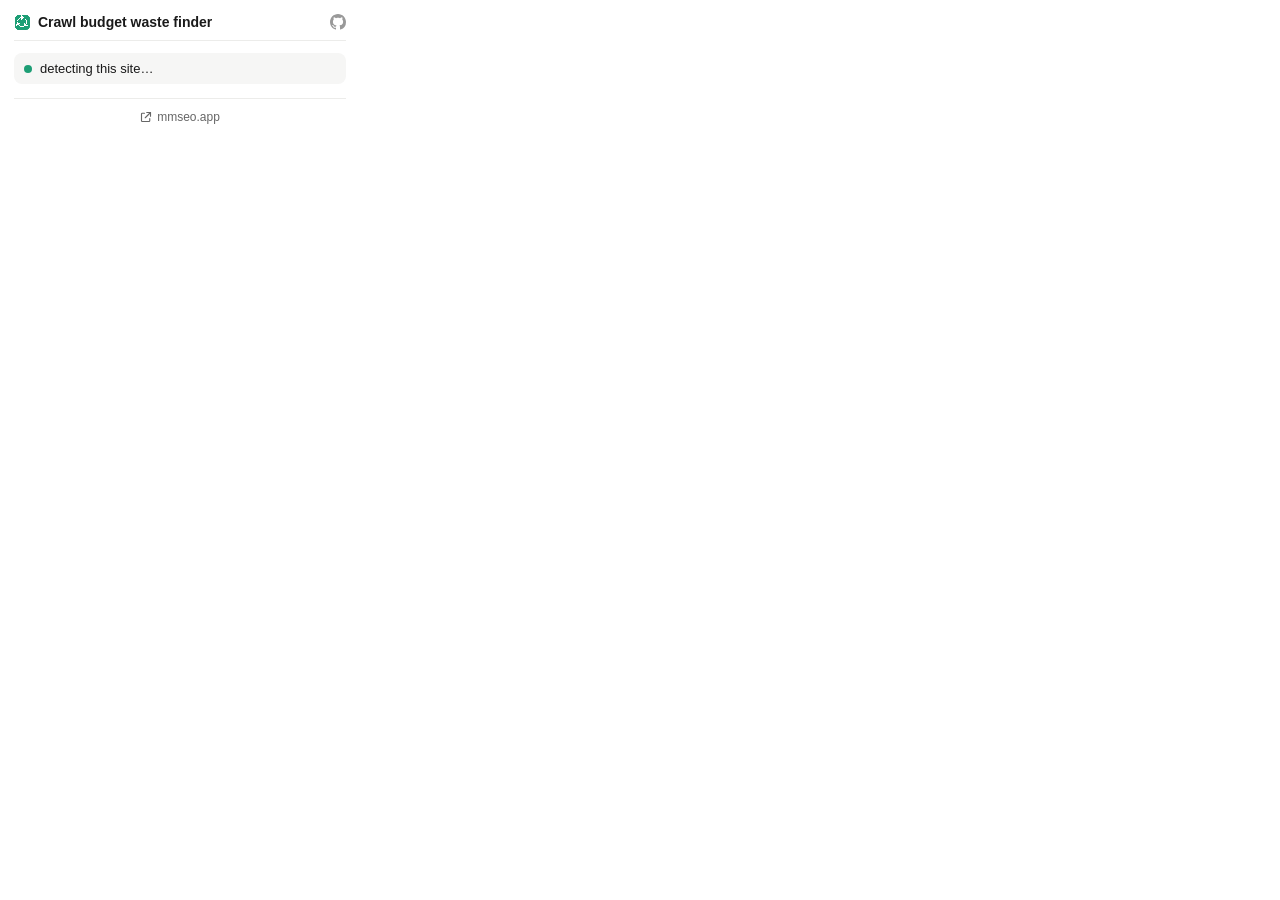
<file: technical-seo/crawl-budget-waste-finder/popup.html>
<!DOCTYPE html>
<html>
<head>
  <meta charset="utf-8" />
  <title>Crawl Budget Waste Finder</title>
  <link rel="stylesheet" href="popup.css" />
</head>
<body>
  <div id="app">

    <div id="app-header">
      <div id="app-header-left">
        <img id="app-logo" src="icons/icon16.png" alt="" width="16" height="16" />
        <span id="app-title">Crawl budget waste finder</span>
      </div>
      <a id="app-github" href="https://github.com/mmrahmanbappi" target="_blank" rel="noopener noreferrer" title="GitHub profile">
        <svg viewBox="0 0 16 16" width="16" height="16" fill="currentColor" aria-hidden="true">
          <path d="M8 0C3.58 0 0 3.58 0 8c0 3.54 2.29 6.53 5.47 7.59.4.07.55-.17.55-.38
            0-.19-.01-.82-.01-1.49-2.01.37-2.53-.49-2.69-.94-.09-.23-.48-.94-.82-1.13
            -.28-.15-.68-.52-.01-.53.63-.01 1.08.58 1.23.82.72 1.21 1.87.87 2.33.66.07-.52.28-.87.51-1.07
            -1.78-.2-3.64-.89-3.64-3.95 0-.87.31-1.59.82-2.15-.08-.2-.36-1.02.08-2.12
            0 0 .67-.21 2.2.82.64-.18 1.32-.27 2-.27.68 0 1.36.09 2 .27 1.53-1.04 2.2-.82 2.2-.82
            .44 1.1.16 1.92.08 2.12.51.56.82 1.27.82 2.15 0 3.07-1.87 3.75-3.65 3.95.29.25.54.73.54 1.48
            0 1.07-.01 1.93-.01 2.2 0 .21.15.46.55.38A8.01 8.01 0 0016 8c0-4.42-3.58-8-8-8z"/>
        </svg>
      </a>
    </div>

    <div id="passive-row">
      <span class="dot dot-accent" id="passive-dot"></span>
      <span id="passive-text">detecting this site…</span>
    </div>

    <div id="busy-banner" class="banner banner-warn" hidden>
      <span id="busy-banner-text"></span>
    </div>
    <button id="btn-stop-busy" class="danger-outline" hidden>stop that scan</button>

    <div id="state-idle" class="state" hidden>
      <p class="muted">crawl this site (up to <strong>5,000 pages</strong>) and find every
        faceted or parameter url that's wasting crawl budget.</p>
      <button id="btn-start-scan" class="primary">scan this site</button>
    </div>

    <div id="state-running" class="state" hidden>
      <div class="row-title">
        <span class="dot dot-accent"></span>
        <span id="running-label">scanning…</span>
      </div>
      <div class="bar"><div id="running-bar-fill" class="bar-fill"></div></div>
      <div class="row-between mono small">
        <span id="running-count">0 / 0 pages</span>
        <span id="running-blocked"></span>
      </div>
      <div class="row-between section-gap">
        <span class="muted small">waste breakdown (live)</span>
        <span class="muted small" id="running-total"></span>
      </div>
      <div id="running-waste-table" class="waste-table"></div>
      <div class="btn-row">
        <button id="btn-pause-scan">pause</button>
        <button id="btn-stop-scan" class="danger-outline">stop</button>
      </div>
    </div>

    <div id="state-paused" class="state" hidden>
      <div class="banner banner-warn">scan paused. Resume any time, nothing is lost.</div>
      <div class="mono small" id="paused-count"></div>
      <div class="btn-row">
        <button id="btn-resume-scan" class="accent-outline">resume scan</button>
        <button id="btn-stop-scan-paused" class="danger-outline">stop</button>
      </div>
      <div class="btn-row">
        <button id="btn-export-partial">export partial</button>
      </div>
    </div>

    <div id="state-done" class="state" hidden>
      <div id="done-challenge-banner" class="banner banner-warn" hidden></div>

      <div class="row-between">
        <span class="muted small">waste breakdown</span>
        <span class="muted small" id="done-total"></span>
      </div>
      <div id="waste-table" class="waste-table"></div>

      <div id="waste-alert" class="banner banner-danger" hidden></div>

      <div class="btn-row">
        <button id="btn-rescan">rescan</button>
        <button id="btn-export-all" class="light-green">export all (.xlsx)</button>
      </div>
      <div class="btn-row">
        <button id="btn-export-pdf" class="accent-outline btn-icon">
          <svg viewBox="0 0 16 16" width="14" height="14" fill="currentColor" aria-hidden="true">
            <path d="M4 1a1 1 0 0 0-1 1v12a1 1 0 0 0 1 1h8a1 1 0 0 0 1-1V5.41
              a1 1 0 0 0-.29-.7L9.29 1.29A1 1 0 0 0 8.59 1H4Zm5 1.5L11.5 5H9.5
              a.5.5 0 0 1-.5-.5V2.5ZM4.5 8h7v1h-7V8Zm0 2.25h7v1h-7v-1ZM4.5 12.5h4.5v1H4.5v-1Z"/>
          </svg>
          export PDF report
        </button>
      </div>
    </div>

    <div id="app-footer">
      <a id="app-website" href="https://mmseo.app" target="_blank" rel="noopener noreferrer">
        <svg viewBox="0 0 16 16" width="12" height="12" fill="none" stroke="currentColor" stroke-width="1.5" stroke-linecap="round" stroke-linejoin="round" aria-hidden="true">
          <path d="M6 3H3a1 1 0 0 0-1 1v9a1 1 0 0 0 1 1h9a1 1 0 0 0 1-1v-3" />
          <path d="M9 2h5v5" />
          <path d="M14 2 7 9" />
        </svg>
        mmseo.app
      </a>
    </div>

  </div>
  <script src="popup.js"></script>
</body>
</html>
</file>
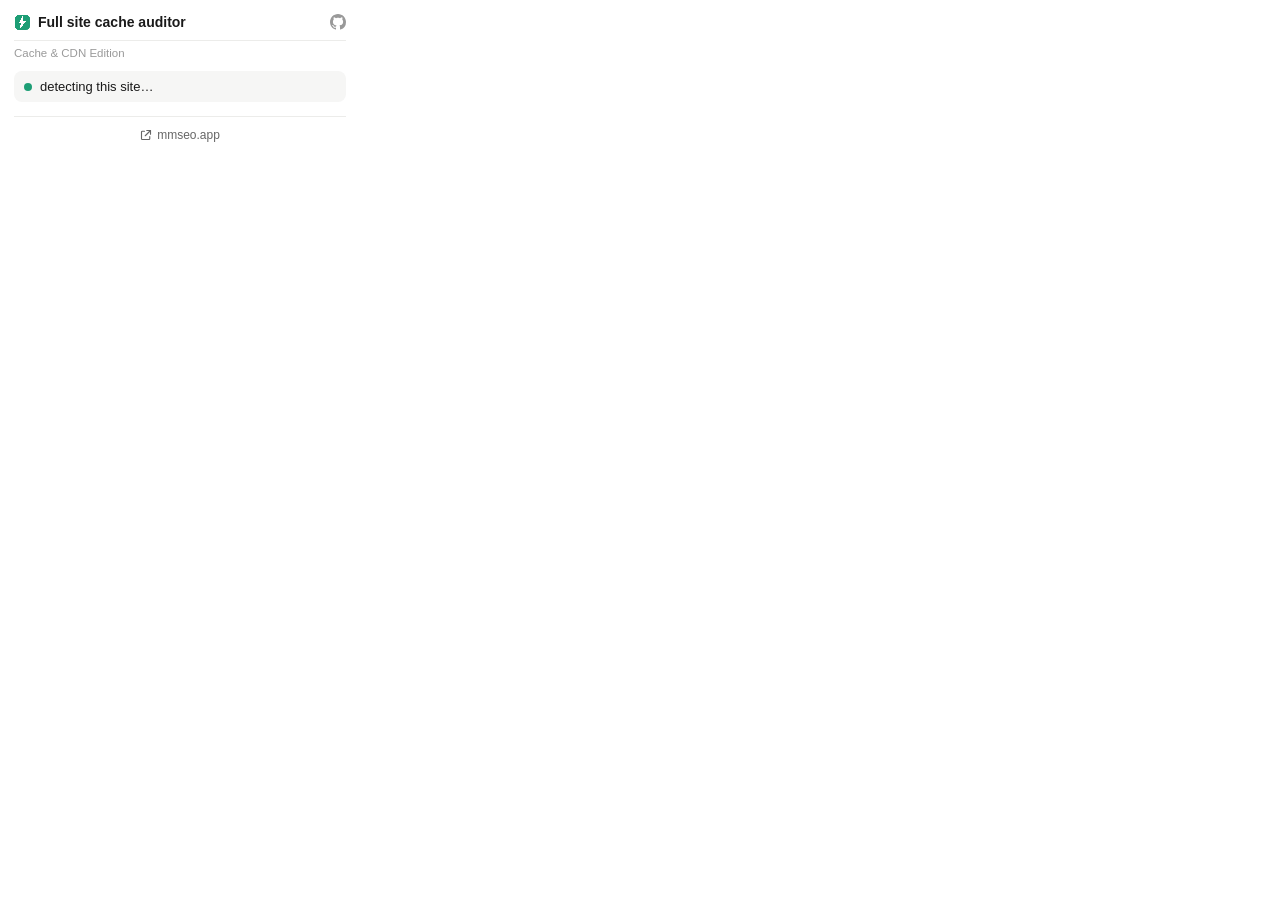
<file: technical-seo/full-site-cache-auditor/popup.html>
<!DOCTYPE html>
<html>
<head>
  <meta charset="utf-8" />
  <title>Full Site Cache Auditor</title>
  <link rel="stylesheet" href="popup.css" />
</head>
<body>
  <div id="app">

    <div id="app-header">
      <div id="app-header-left">
        <img id="app-logo" src="icons/icon16.png" alt="" width="16" height="16" />
        <span id="app-title">Full site cache auditor</span>
      </div>
      <a id="app-github" href="https://github.com/mmrahmanbappi" target="_blank" rel="noopener noreferrer" title="GitHub profile">
        <svg viewBox="0 0 16 16" width="16" height="16" fill="currentColor" aria-hidden="true">
          <path d="M8 0C3.58 0 0 3.58 0 8c0 3.54 2.29 6.53 5.47 7.59.4.07.55-.17.55-.38
            0-.19-.01-.82-.01-1.49-2.01.37-2.53-.49-2.69-.94-.09-.23-.48-.94-.82-1.13
            -.28-.15-.68-.52-.01-.53.63-.01 1.08.58 1.23.82.72 1.21 1.87.87 2.33.66.07-.52.28-.87.51-1.07
            -1.78-.2-3.64-.89-3.64-3.95 0-.87.31-1.59.82-2.15-.08-.2-.36-1.02.08-2.12
            0 0 .67-.21 2.2.82.64-.18 1.32-.27 2-.27.68 0 1.36.09 2 .27 1.53-1.04 2.2-.82 2.2-.82
            .44 1.1.16 1.92.08 2.12.51.56.82 1.27.82 2.15 0 3.07-1.87 3.75-3.65 3.95.29.25.54.73.54 1.48
            0 1.07-.01 1.93-.01 2.2 0 .21.15.46.55.38A8.01 8.01 0 0016 8c0-4.42-3.58-8-8-8z"/>
        </svg>
      </a>
    </div>
    <div id="app-subtitle">Cache &amp; CDN Edition</div>

    <div id="passive-row">
      <span class="dot dot-accent" id="passive-dot"></span>
      <span id="passive-text">detecting this site…</span>
    </div>

    <div id="busy-banner" class="banner banner-warn" hidden>
      <span id="busy-banner-text"></span>
    </div>
    <button id="btn-stop-busy" class="danger-outline" hidden>stop that scan</button>

    <div id="state-idle" class="state" hidden>
      <p class="muted">runs a checklist of cache, CDN, and DNS checks against this
        site. No account, nothing leaves your browser.</p>
      <button id="btn-start-scan" class="primary">audit this site</button>
    </div>

    <div id="state-running" class="state" hidden>
      <div class="row-title">
        <span class="dot dot-accent"></span>
        <span id="running-label">running checks…</span>
      </div>
      <div class="bar"><div id="running-bar-fill" class="bar-fill"></div></div>
      <div class="row-between mono small">
        <span id="running-count">0 / 0 checks</span>
        <span id="running-tally"></span>
      </div>
      <div class="btn-row section-gap">
        <button id="btn-view-report-running" class="accent-outline">watch live report</button>
        <button id="btn-stop-scan" class="danger-outline">stop</button>
      </div>
    </div>

    <div id="state-done" class="state" hidden>
      <div id="score-block">
        <div id="score-ring"><div id="score-ring-inner"><div id="score-num">0</div><div id="score-den">/ 0</div></div></div>
        <div>
          <div id="score-site"></div>
          <div id="score-detail"></div>
        </div>
      </div>

      <div id="top-issue-line"></div>

      <div class="btn-row section-gap">
        <button id="btn-view-report" class="primary">view full report</button>
      </div>
      <div class="btn-row">
        <button id="btn-rescan">rescan</button>
        <button id="btn-export-all" class="light-green">export all (.xlsx)</button>
      </div>
      <div class="btn-row">
        <button id="btn-export-pdf" class="accent-outline btn-icon">
          <svg viewBox="0 0 16 16" width="14" height="14" fill="currentColor" aria-hidden="true">
            <path d="M4 1a1 1 0 0 0-1 1v12a1 1 0 0 0 1 1h8a1 1 0 0 0 1-1V5.41
              a1 1 0 0 0-.29-.7L9.29 1.29A1 1 0 0 0 8.59 1H4Zm5 1.5L11.5 5H9.5
              a.5.5 0 0 1-.5-.5V2.5ZM4.5 8h7v1h-7V8Zm0 2.25h7v1h-7v-1ZM4.5 12.5h4.5v1H4.5v-1Z"/>
          </svg>
          export PDF report
        </button>
      </div>
    </div>

    <div id="app-footer">
      <a id="app-website" href="https://mmseo.app" target="_blank" rel="noopener noreferrer">
        <svg viewBox="0 0 16 16" width="12" height="12" fill="none" stroke="currentColor" stroke-width="1.5" stroke-linecap="round" stroke-linejoin="round" aria-hidden="true">
          <path d="M6 3H3a1 1 0 0 0-1 1v9a1 1 0 0 0 1 1h9a1 1 0 0 0 1-1v-3" />
          <path d="M9 2h5v5" />
          <path d="M14 2 7 9" />
        </svg>
        mmseo.app
      </a>
    </div>

  </div>
  <script src="popup.js"></script>
</body>
</html>
</file>
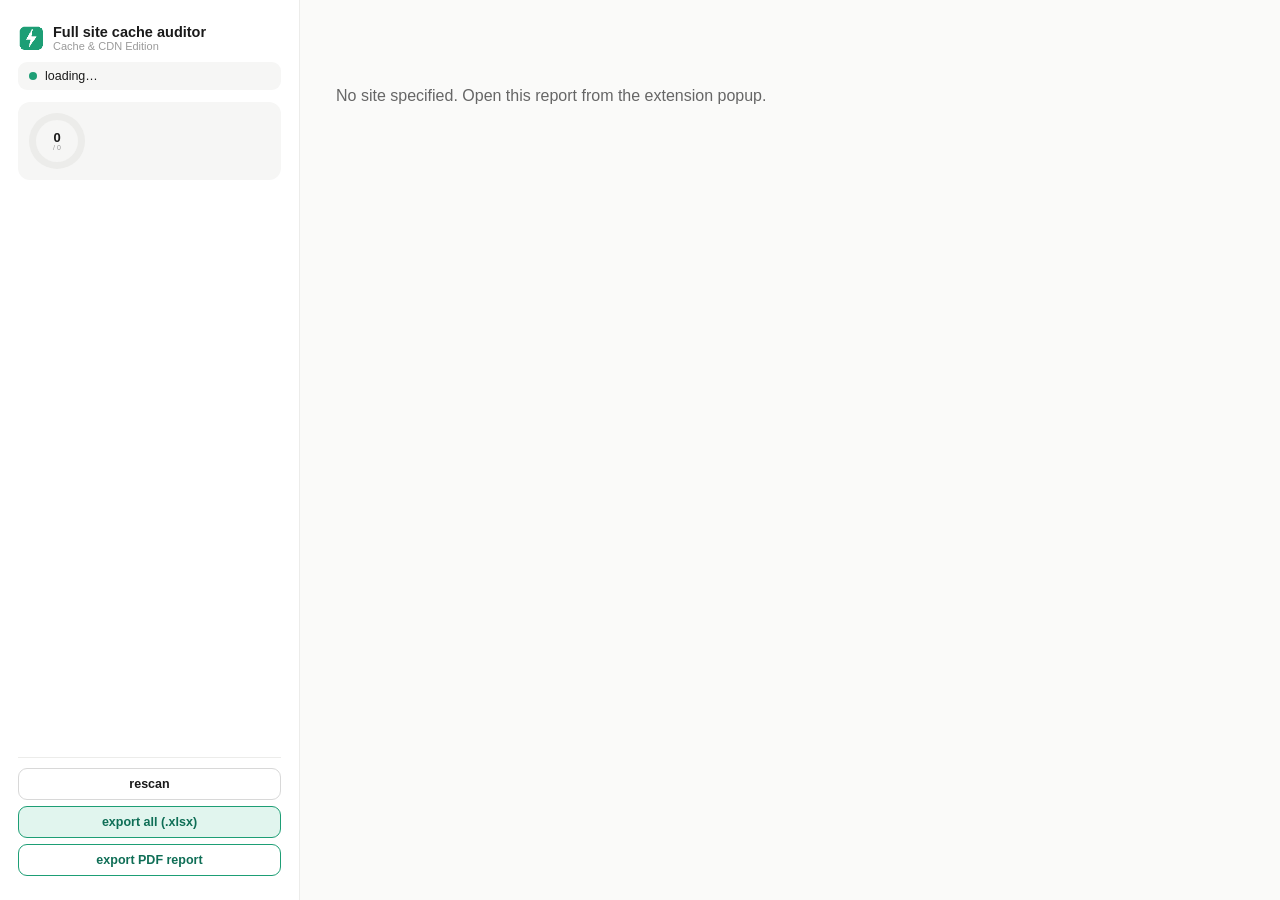
<file: technical-seo/full-site-cache-auditor/report.html>
<!DOCTYPE html>
<html>
<head>
  <meta charset="utf-8" />
  <title>Full Site Cache Auditor, report</title>
  <link rel="stylesheet" href="report.css" />
</head>
<body>
  <div id="sidebar">
    <div id="sb-header">
      <img src="icons/icon48.png" alt="" />
      <div>
        <div id="sb-title">Full site cache auditor</div>
        <div id="sb-subtitle">Cache &amp; CDN Edition</div>
      </div>
    </div>
    <div id="sb-site-line">
      <span class="dot dot-accent" id="sb-status-dot"></span>
      <span id="sb-site-text">loading…</span>
    </div>

    <div id="sb-score">
      <div id="sb-ring"><div id="sb-ring-inner"><div id="sb-ring-num">0</div><div id="sb-ring-den">/ 0</div></div></div>
      <div>
        <div id="sb-score-site"></div>
        <div id="sb-score-detail"></div>
      </div>
    </div>

    <div id="sb-progress-block" hidden>
      <div class="bar"><div id="sb-bar-fill" class="bar-fill"></div></div>
      <div id="sb-progress-text"></div>
    </div>

    <div id="sb-categories"></div>

    <div id="sb-actions">
      <button id="btn-rescan">rescan</button>
      <button id="btn-export-all" class="light-green">export all (.xlsx)</button>
      <button id="btn-export-pdf" class="accent-outline">export PDF report</button>
    </div>
  </div>

  <div id="main">
    <div id="empty-state" hidden>
      <p class="muted">No scan found for this site yet. Start one from the extension popup, then reopen this report.</p>
    </div>
    <div id="panels"></div>
  </div>

  <script src="report.js"></script>
</body>
</html>
</file>
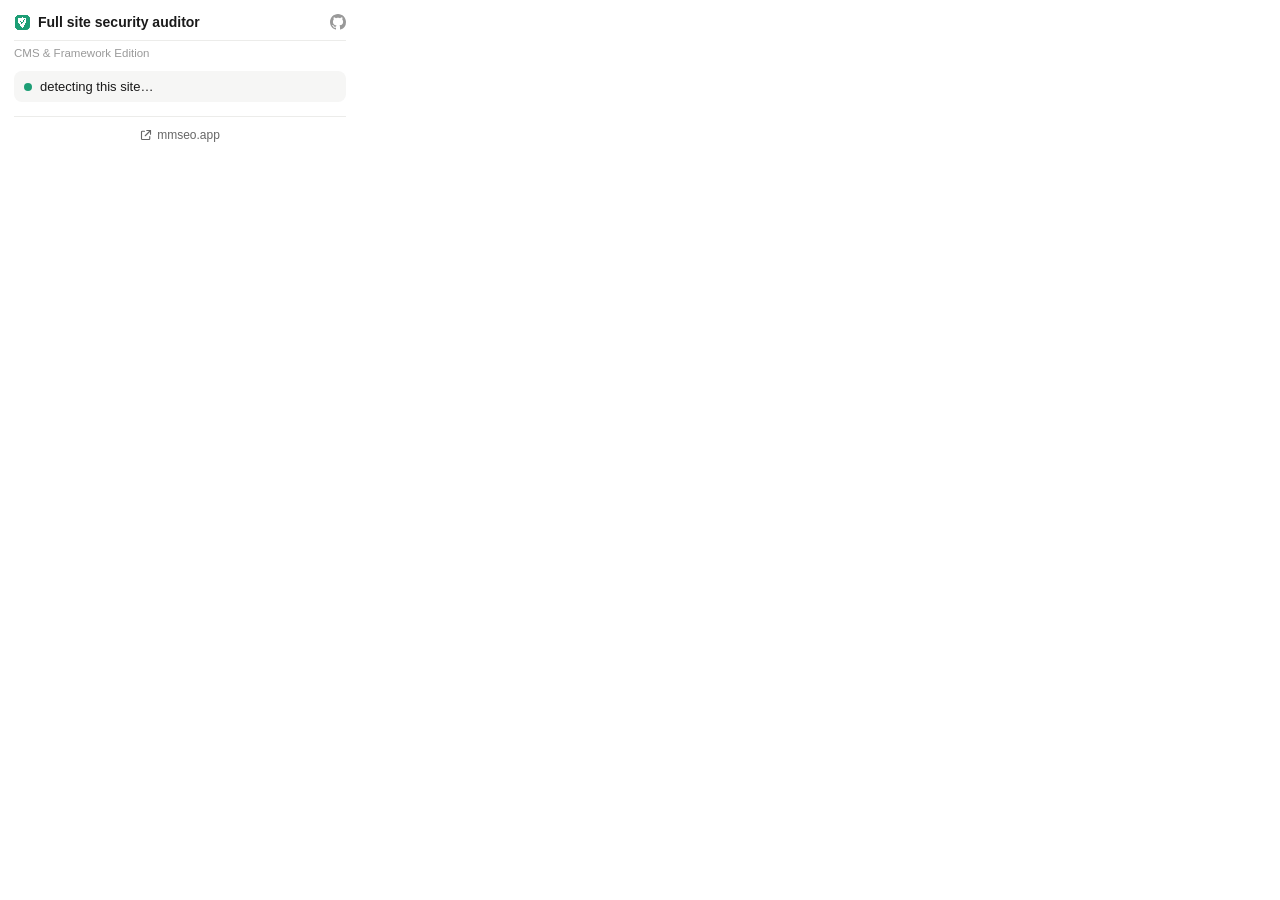
<file: technical-seo/full-site-security-auditor/popup.html>
<!DOCTYPE html>
<html>
<head>
  <meta charset="utf-8" />
  <title>Full Site Security Auditor</title>
  <link rel="stylesheet" href="popup.css" />
</head>
<body>
  <div id="app">

    <div id="app-header">
      <div id="app-header-left">
        <img id="app-logo" src="icons/icon16.png" alt="" width="16" height="16" />
        <span id="app-title">Full site security auditor</span>
      </div>
      <a id="app-github" href="https://github.com/mmrahmanbappi" target="_blank" rel="noopener noreferrer" title="GitHub profile">
        <svg viewBox="0 0 16 16" width="16" height="16" fill="currentColor" aria-hidden="true">
          <path d="M8 0C3.58 0 0 3.58 0 8c0 3.54 2.29 6.53 5.47 7.59.4.07.55-.17.55-.38
            0-.19-.01-.82-.01-1.49-2.01.37-2.53-.49-2.69-.94-.09-.23-.48-.94-.82-1.13
            -.28-.15-.68-.52-.01-.53.63-.01 1.08.58 1.23.82.72 1.21 1.87.87 2.33.66.07-.52.28-.87.51-1.07
            -1.78-.2-3.64-.89-3.64-3.95 0-.87.31-1.59.82-2.15-.08-.2-.36-1.02.08-2.12
            0 0 .67-.21 2.2.82.64-.18 1.32-.27 2-.27.68 0 1.36.09 2 .27 1.53-1.04 2.2-.82 2.2-.82
            .44 1.1.16 1.92.08 2.12.51.56.82 1.27.82 2.15 0 3.07-1.87 3.75-3.65 3.95.29.25.54.73.54 1.48
            0 1.07-.01 1.93-.01 2.2 0 .21.15.46.55.38A8.01 8.01 0 0016 8c0-4.42-3.58-8-8-8z"/>
        </svg>
      </a>
    </div>
    <div id="app-subtitle">CMS &amp; Framework Edition</div>

    <div id="passive-row">
      <span class="dot dot-accent" id="passive-dot"></span>
      <span id="passive-text">detecting this site…</span>
    </div>

    <div id="busy-banner" class="banner banner-warn" hidden>
      <span id="busy-banner-text"></span>
    </div>
    <button id="btn-stop-busy" class="danger-outline" hidden>stop that scan</button>

    <div id="state-idle" class="state" hidden>
      <p class="muted">runs a checklist of security, DNS, header, and CMS/framework checks against this
        site. No account, nothing leaves your browser.</p>
      <button id="btn-start-scan" class="primary">audit this site</button>
    </div>

    <div id="state-running" class="state" hidden>
      <div class="row-title">
        <span class="dot dot-accent"></span>
        <span id="running-label">running checks…</span>
      </div>
      <div class="bar"><div id="running-bar-fill" class="bar-fill"></div></div>
      <div class="row-between mono small">
        <span id="running-count">0 / 0 checks</span>
        <span id="running-tally"></span>
      </div>
      <div class="btn-row section-gap">
        <button id="btn-view-report-running" class="accent-outline">watch live report</button>
        <button id="btn-stop-scan" class="danger-outline">stop</button>
      </div>
    </div>

    <div id="state-done" class="state" hidden>
      <div id="score-block">
        <div id="score-ring"><div id="score-ring-inner"><div id="score-num">0</div><div id="score-den">/ 0</div></div></div>
        <div>
          <div id="score-site"></div>
          <div id="score-detail"></div>
        </div>
      </div>

      <div id="top-issue-line"></div>

      <div class="btn-row section-gap">
        <button id="btn-view-report" class="primary">view full report</button>
      </div>
      <div class="btn-row">
        <button id="btn-rescan">rescan</button>
        <button id="btn-export-all" class="light-green">export all (.xlsx)</button>
      </div>
      <div class="btn-row">
        <button id="btn-export-pdf" class="accent-outline btn-icon">
          <svg viewBox="0 0 16 16" width="14" height="14" fill="currentColor" aria-hidden="true">
            <path d="M4 1a1 1 0 0 0-1 1v12a1 1 0 0 0 1 1h8a1 1 0 0 0 1-1V5.41
              a1 1 0 0 0-.29-.7L9.29 1.29A1 1 0 0 0 8.59 1H4Zm5 1.5L11.5 5H9.5
              a.5.5 0 0 1-.5-.5V2.5ZM4.5 8h7v1h-7V8Zm0 2.25h7v1h-7v-1ZM4.5 12.5h4.5v1H4.5v-1Z"/>
          </svg>
          export PDF report
        </button>
      </div>
    </div>

    <div id="app-footer">
      <a id="app-website" href="https://mmseo.app" target="_blank" rel="noopener noreferrer">
        <svg viewBox="0 0 16 16" width="12" height="12" fill="none" stroke="currentColor" stroke-width="1.5" stroke-linecap="round" stroke-linejoin="round" aria-hidden="true">
          <path d="M6 3H3a1 1 0 0 0-1 1v9a1 1 0 0 0 1 1h9a1 1 0 0 0 1-1v-3" />
          <path d="M9 2h5v5" />
          <path d="M14 2 7 9" />
        </svg>
        mmseo.app
      </a>
    </div>

  </div>
  <script src="popup.js"></script>
</body>
</html>
</file>
<file: technical-seo/canonical-chain-tracer/popup.css>
* { box-sizing: border-box; }

[hidden] { display: none !important; }

body {
  margin: 0;
  width: 340px;
  font-family: -apple-system, BlinkMacSystemFont, "Segoe UI", Roboto, Arial, sans-serif;
  color: #1a1a1a;
  background: #ffffff;
}

#app {
  padding: 14px;
}

#app-header {
  display: flex;
  align-items: center;
  justify-content: space-between;
  margin-bottom: 12px;
  padding-bottom: 10px;
  border-bottom: 1px solid #ececea;
}

#app-header-left {
  display: flex;
  align-items: center;
  gap: 8px;
}

#app-logo {
  display: block;
  border-radius: 4px;
  flex-shrink: 0;
}

#app-title {
  font-size: 14px;
  font-weight: 600;
  color: #1a1a1a;
}

#app-github {
  display: flex;
  align-items: center;
  color: #999999;
  flex-shrink: 0;
}

#app-github:hover {
  color: #1a1a1a;
}

#app-footer {
  margin-top: 14px;
  padding-top: 10px;
  border-top: 1px solid #ececea;
  text-align: center;
}

#app-website {
  display: inline-flex;
  align-items: center;
  gap: 5px;
  font-size: 12px;
  color: #666666;
  text-decoration: none;
}

#app-website svg {
  flex-shrink: 0;
}

#app-website:hover {
  color: #0f6e56;
}

.mono {
  font-family: ui-monospace, SFMono-Regular, Menlo, Consolas, "Courier New", monospace;
}

.small { font-size: 12px; }
.muted { color: #666666; }

#passive-row {
  display: flex;
  align-items: center;
  gap: 8px;
  padding: 8px 10px;
  background: #f6f6f5;
  border-radius: 8px;
  font-size: 13px;
  margin-bottom: 0;
  cursor: pointer;
}

#passive-row .chevron {
  margin-left: auto;
  color: #999999;
  font-size: 10px;
  transition: transform 0.15s ease;
}

#passive-row.open .chevron {
  transform: rotate(180deg);
}

#passive-detail {
  background: #fbfbfa;
  border: 1px solid #ececea;
  border-top: none;
  border-radius: 0 0 8px 8px;
  padding: 10px 12px;
  margin-bottom: 12px;
  font-size: 12px;
}

#passive-detail .chain-step {
  font-family: ui-monospace, SFMono-Regular, Menlo, Consolas, "Courier New", monospace;
  color: #333333;
  line-height: 1.6;
  word-break: break-all;
}

#passive-detail .chain-step.loop-closure {
  color: #be3c32;
  font-weight: 600;
}

.dot {
  width: 8px;
  height: 8px;
  border-radius: 50%;
  background: #b0b0b0;
  flex-shrink: 0;
}

.dot-accent { background: #1d9e75; }
.dot-warn { background: #c48228; }
.dot-danger { background: #be3c32; }

.row-title {
  display: flex;
  align-items: center;
  gap: 8px;
  font-size: 13px;
  margin-bottom: 8px;
}

.row-between {
  display: flex;
  justify-content: space-between;
  align-items: center;
}

.section-gap {
  margin-top: 10px;
}

.bar {
  position: relative;
  height: 8px;
  background: #eeeeee;
  border-radius: 4px;
  margin-bottom: 6px;
  overflow: hidden;
}

.bar-fill {
  height: 100%;
  width: 0%;
  background: #1d9e75;
  border-radius: 4px;
}

.muted-fill { background: #b0b0b0; }

.btn-row {
  display: flex;
  gap: 8px;
  margin-top: 10px;
}

button {
  font-family: inherit;
  font-size: 13px;
  padding: 7px 12px;
  border-radius: 8px;
  border: 1px solid #d8d8d8;
  background: #ffffff;
  color: #1a1a1a;
  cursor: pointer;
  flex: 1;
}

button:hover { background: #f6f6f5; }
button:active { transform: scale(0.98); }

button.primary {
  background: #1d9e75;
  border-color: #1d9e75;
  color: #ffffff;
  width: 100%;
}

button.primary:hover { background: #17805f; }

#btn-start-scan-rendered {
  width: 100%;
  margin-top: 8px;
}

button.accent-outline {
  border-color: #1d9e75;
  color: #0f6e56;
}

button.danger-outline {
  border-color: #be3c32;
  color: #a2342b;
}

button.btn-icon {
  display: inline-flex;
  align-items: center;
  justify-content: center;
  gap: 6px;
}

.banner {
  display: flex;
  align-items: center;
  gap: 8px;
  padding: 8px 10px;
  border-radius: 8px;
  background: #fdf1e0;
  color: #854f0b;
  font-size: 12px;
  margin-bottom: 10px;
}

.banner-danger {
  background: #fbeceb;
  color: #a2342b;
  margin-top: 10px;
  margin-bottom: 0;
}

#sitemap-note {
  margin-top: 2px;
}

.hop-table {
  border: 1px solid #e5e5e3;
  border-radius: 8px;
  overflow-y: auto;
  overflow-x: hidden;
  max-height: 210px;
  margin-top: 8px;
}

.hop-row {
  display: flex;
  align-items: center;
  gap: 9px;
  padding: 8px 10px;
  font-size: 12.5px;
  border-top: 1px solid #efefee;
}

.hop-row:first-child { border-top: none; }

.hop-row .status-dot {
  width: 7px;
  height: 7px;
  border-radius: 50%;
  background: #999999;
  flex-shrink: 0;
}

.hop-row.severity-ok .status-dot { background: #1d9e75; }
.hop-row.severity-chain .status-dot { background: #c48228; }
.hop-row.severity-loop .status-dot { background: #be3c32; }
.hop-row.severity-external .status-dot { background: #b0b0b0; }

.hop-row .label {
  flex: 1;
  min-width: 0;
  color: #1a1a1a;
}

.hop-row.severity-chain .label { color: #8a5518; }
.hop-row.severity-loop .label { color: #a2342b; font-weight: 600; }

.hop-row .count { text-align: right; flex-shrink: 0; }

.hop-row .export-icon {
  text-align: right;
  cursor: pointer;
  color: #999999;
  font-size: 14px;
  flex-shrink: 0;
  width: 14px;
}

.hop-row .export-icon:hover { color: #1a1a1a; }
</file>
<file: technical-seo/click-depth-mapper/popup.css>
* { box-sizing: border-box; }

[hidden] { display: none !important; }

body {
  margin: 0;
  width: 340px;
  font-family: -apple-system, BlinkMacSystemFont, "Segoe UI", Roboto, Arial, sans-serif;
  color: #1a1a1a;
  background: #ffffff;
}

#app {
  padding: 14px;
}

#app-header {
  display: flex;
  align-items: center;
  justify-content: space-between;
  margin-bottom: 12px;
  padding-bottom: 10px;
  border-bottom: 1px solid #ececea;
}

#app-header-left {
  display: flex;
  align-items: center;
  gap: 8px;
}

#app-logo {
  display: block;
  border-radius: 4px;
  flex-shrink: 0;
}

#app-title {
  font-size: 14px;
  font-weight: 600;
  color: #1a1a1a;
}

#app-github {
  display: flex;
  align-items: center;
  color: #999999;
  flex-shrink: 0;
}

#app-github:hover {
  color: #1a1a1a;
}

#app-footer {
  margin-top: 14px;
  padding-top: 10px;
  border-top: 1px solid #ececea;
  text-align: center;
}

#app-website {
  display: inline-flex;
  align-items: center;
  gap: 5px;
  font-size: 12px;
  color: #666666;
  text-decoration: none;
}

#app-website svg {
  flex-shrink: 0;
}

#app-website:hover {
  color: #0f6e56;
}

.mono {
  font-family: ui-monospace, SFMono-Regular, Menlo, Consolas, "Courier New", monospace;
}

.small { font-size: 12px; }
.muted { color: #666666; }

#passive-row {
  display: flex;
  align-items: center;
  gap: 8px;
  padding: 8px 10px;
  background: #f6f6f5;
  border-radius: 8px;
  font-size: 13px;
  margin-bottom: 12px;
}

.dot {
  width: 8px;
  height: 8px;
  border-radius: 50%;
  background: #b0b0b0;
  flex-shrink: 0;
}

.dot-accent { background: #1d9e75; }

.row-title {
  display: flex;
  align-items: center;
  gap: 8px;
  font-size: 13px;
  margin-bottom: 8px;
}

.row-between {
  display: flex;
  justify-content: space-between;
  align-items: center;
}

.section-gap {
  margin-top: 10px;
}

.bar {
  position: relative;
  height: 8px;
  background: #eeeeee;
  border-radius: 4px;
  margin-bottom: 6px;
  overflow: hidden;
}

.bar-fill {
  height: 100%;
  width: 0%;
  background: #1d9e75;
  border-radius: 4px;
}

.muted-fill { background: #b0b0b0; }

.btn-row {
  display: flex;
  gap: 8px;
  margin-top: 10px;
}

button {
  font-family: inherit;
  font-size: 13px;
  padding: 7px 12px;
  border-radius: 8px;
  border: 1px solid #d8d8d8;
  background: #ffffff;
  color: #1a1a1a;
  cursor: pointer;
  flex: 1;
}

button:hover { background: #f6f6f5; }
button:active { transform: scale(0.98); }

button.primary {
  background: #1d9e75;
  border-color: #1d9e75;
  color: #ffffff;
  width: 100%;
}

button.primary:hover { background: #17805f; }

button.accent-outline {
  border-color: #1d9e75;
  color: #0f6e56;
}

button.danger-outline {
  border-color: #be3c32;
  color: #a2342b;
}

#btn-start-scan-rendered {
  width: 100%;
  margin-top: 8px;
}

#sitemap-note, #mode-note {
  margin-top: 2px;
}

button.btn-icon {
  display: inline-flex;
  align-items: center;
  justify-content: center;
  gap: 6px;
}

.banner {
  display: flex;
  align-items: center;
  gap: 8px;
  padding: 8px 10px;
  border-radius: 8px;
  background: #fdf1e0;
  color: #854f0b;
  font-size: 12px;
  margin-bottom: 10px;
}

.depth-table {
  border: 1px solid #e5e5e3;
  border-radius: 8px;
  overflow-y: auto;
  overflow-x: hidden;
  max-height: 210px;
  margin-top: 8px;
}

.depth-row {
  display: grid;
  grid-template-columns: 80px 1fr 44px 24px;
  align-items: center;
  gap: 8px;
  padding: 7px 10px;
  font-size: 13px;
  border-top: 1px solid #efefee;
}

.depth-row:first-child { border-top: none; }

.depth-row.current {
  background: #e6f1fb;
}

.depth-row .bar-mini {
  height: 6px;
  background: #eeeeee;
  border-radius: 3px;
  overflow: hidden;
}

.depth-row .bar-mini-fill {
  display: inline-block;
  height: 100%;
  background: #b0b0b0;
}

.depth-row.current .bar-mini-fill { background: #185fa5; }

.depth-row .count { text-align: right; }

.depth-row .export-icon {
  text-align: right;
  cursor: pointer;
  color: #999999;
  font-size: 14px;
}

.depth-row .export-icon:hover { color: #1a1a1a; }
</file>
<file: technical-seo/crawl-budget-waste-finder/popup.css>
* { box-sizing: border-box; }

[hidden] { display: none !important; }

body {
  margin: 0;
  width: 360px;
  font-family: -apple-system, BlinkMacSystemFont, "Segoe UI", Roboto, Arial, sans-serif;
  color: #1a1a1a;
  background: #ffffff;
}

#app {
  padding: 14px;
}

#app-header {
  display: flex;
  align-items: center;
  justify-content: space-between;
  margin-bottom: 12px;
  padding-bottom: 10px;
  border-bottom: 1px solid #ececea;
}

#app-header-left {
  display: flex;
  align-items: center;
  gap: 8px;
}

#app-logo {
  display: block;
  border-radius: 4px;
  flex-shrink: 0;
}

#app-title {
  font-size: 14px;
  font-weight: 600;
  color: #1a1a1a;
}

#app-github {
  display: flex;
  align-items: center;
  color: #999999;
  flex-shrink: 0;
}

#app-github:hover { color: #1a1a1a; }

#app-footer {
  margin-top: 14px;
  padding-top: 10px;
  border-top: 1px solid #ececea;
  text-align: center;
}

#app-website {
  display: inline-flex;
  align-items: center;
  gap: 5px;
  font-size: 12px;
  color: #666666;
  text-decoration: none;
}

#app-website svg { flex-shrink: 0; }
#app-website:hover { color: #0f6e56; }

.mono {
  font-family: ui-monospace, SFMono-Regular, Menlo, Consolas, "Courier New", monospace;
}

.small { font-size: 12px; }
.muted { color: #666666; }

#passive-row {
  display: flex;
  align-items: center;
  gap: 8px;
  padding: 8px 10px;
  background: #f6f6f5;
  border-radius: 8px;
  font-size: 13px;
  margin-bottom: 12px;
}

.dot {
  width: 8px;
  height: 8px;
  border-radius: 50%;
  background: #b0b0b0;
  flex-shrink: 0;
}

.dot-accent { background: #1d9e75; }
.dot-warn { background: #c48228; }
.dot-danger { background: #be3c32; }

.row-title {
  display: flex;
  align-items: center;
  gap: 8px;
  font-size: 13px;
  margin-bottom: 8px;
}

.row-between {
  display: flex;
  justify-content: space-between;
  align-items: center;
}

.section-gap { margin-top: 10px; }

.bar {
  position: relative;
  height: 8px;
  background: #eeeeee;
  border-radius: 4px;
  margin-bottom: 6px;
  overflow: hidden;
}

.bar-fill {
  height: 100%;
  width: 0%;
  background: #1d9e75;
  border-radius: 4px;
}

.btn-row {
  display: flex;
  gap: 8px;
  margin-top: 10px;
}

button {
  font-family: inherit;
  font-size: 13px;
  padding: 7px 12px;
  border-radius: 8px;
  border: 1px solid #d8d8d8;
  background: #ffffff;
  color: #1a1a1a;
  cursor: pointer;
  flex: 1;
}

button:hover { background: #f6f6f5; }
button:active { transform: scale(0.98); }

button.primary {
  background: #1d9e75;
  border-color: #1d9e75;
  color: #ffffff;
  width: 100%;
}
button.primary:hover { background: #17805f; }

/* light-green fill for export all — same brand green, lighter weight than
   button.primary so it doesn't compete visually with the main scan action */
button.light-green {
  background: #e1f5ee;
  border-color: #1d9e75;
  color: #0f6e56;
}
button.light-green:hover { background: #cdefe2; }

button.accent-outline {
  border-color: #1d9e75;
  color: #0f6e56;
}

button.danger-outline {
  border-color: #be3c32;
  color: #a2342b;
}

button.btn-icon {
  display: inline-flex;
  align-items: center;
  justify-content: center;
  gap: 6px;
}

.banner {
  display: flex;
  align-items: center;
  gap: 8px;
  padding: 8px 10px;
  border-radius: 8px;
  font-size: 12px;
  margin-bottom: 10px;
}

.banner-warn { background: #fdf1e0; color: #854f0b; }
.banner-danger { background: #fbeceb; color: #a2342b; margin-top: 10px; margin-bottom: 0; }

#btn-stop-busy {
  width: 100%;
  margin: -4px 0 12px;
}

.waste-table {
  border: 1px solid #e5e5e3;
  border-radius: 8px;
  overflow-y: auto;
  overflow-x: hidden;
  max-height: 220px;
  margin-top: 8px;
}

.waste-row {
  display: grid;
  grid-template-columns: 12px 1fr 44px 24px;
  align-items: center;
  gap: 8px;
  padding: 8px 10px;
  font-size: 13px;
  border-top: 1px solid #efefee;
}

.waste-row:first-child { border-top: none; }

.waste-row .count { text-align: right; font-weight: 500; }

/* live view during a running scan — no per-row download yet, counts still moving */
.waste-row-live {
  display: grid;
  grid-template-columns: 12px 1fr 44px;
  align-items: center;
  gap: 8px;
  padding: 8px 10px;
  font-size: 13px;
  border-top: 1px solid #efefee;
}

.waste-row-live:first-child { border-top: none; }
.waste-row-live .count { text-align: right; font-weight: 500; }

/* per-row download — same pattern as Click Depth Mapper's per-depth export */
.waste-row .export-icon {
  display: flex;
  align-items: center;
  justify-content: center;
  cursor: pointer;
  color: #999999;
  background: none;
  border: none;
  padding: 4px;
  border-radius: 6px;
}

.waste-row .export-icon:hover { color: #1a1a1a; background: #f0f0ee; }
</file>
<file: technical-seo/full-site-cache-auditor/popup.css>
* { box-sizing: border-box; }

[hidden] { display: none !important; }

body {
  margin: 0;
  width: 360px;
  font-family: -apple-system, BlinkMacSystemFont, "Segoe UI", Roboto, Arial, sans-serif;
  color: #1a1a1a;
  background: #ffffff;
}

#app {
  padding: 14px;
}

#app-header {
  display: flex;
  align-items: center;
  justify-content: space-between;
  margin-bottom: 12px;
  padding-bottom: 10px;
  border-bottom: 1px solid #ececea;
}

#app-header-left {
  display: flex;
  align-items: center;
  gap: 8px;
}

#app-logo {
  display: block;
  border-radius: 4px;
  flex-shrink: 0;
}

#app-title {
  font-size: 14px;
  font-weight: 600;
  color: #1a1a1a;
}

#app-github {
  display: flex;
  align-items: center;
  color: #999999;
  flex-shrink: 0;
}

#app-github:hover { color: #1a1a1a; }

#app-footer {
  margin-top: 14px;
  padding-top: 10px;
  border-top: 1px solid #ececea;
  text-align: center;
}

#app-website {
  display: inline-flex;
  align-items: center;
  gap: 5px;
  font-size: 12px;
  color: #666666;
  text-decoration: none;
}

#app-website svg { flex-shrink: 0; }
#app-website:hover { color: #0f6e56; }

.mono {
  font-family: ui-monospace, SFMono-Regular, Menlo, Consolas, "Courier New", monospace;
}

.small { font-size: 12px; }
.muted { color: #666666; }

#passive-row {
  display: flex;
  align-items: center;
  gap: 8px;
  padding: 8px 10px;
  background: #f6f6f5;
  border-radius: 8px;
  font-size: 13px;
  margin-bottom: 12px;
}

.dot {
  width: 8px;
  height: 8px;
  border-radius: 50%;
  background: #b0b0b0;
  flex-shrink: 0;
}

.dot-accent { background: #1d9e75; }
.dot-warn { background: #c48228; }
.dot-fail { background: #be3c32; }
.dot-danger { background: #be3c32; }

.row-title {
  display: flex;
  align-items: center;
  gap: 8px;
  font-size: 13px;
  margin-bottom: 8px;
}

.row-between {
  display: flex;
  justify-content: space-between;
  align-items: center;
}

.section-gap { margin-top: 10px; }

.bar {
  position: relative;
  height: 8px;
  background: #eeeeee;
  border-radius: 4px;
  margin-bottom: 6px;
  overflow: hidden;
}

.bar-fill {
  height: 100%;
  width: 0%;
  background: #1d9e75;
  border-radius: 4px;
}

.btn-row {
  display: flex;
  gap: 8px;
  margin-top: 10px;
}

button {
  font-family: inherit;
  font-size: 13px;
  padding: 7px 12px;
  border-radius: 8px;
  border: 1px solid #d8d8d8;
  background: #ffffff;
  color: #1a1a1a;
  cursor: pointer;
  flex: 1;
}

button:hover { background: #f6f6f5; }
button:active { transform: scale(0.98); }

button.primary {
  background: #1d9e75;
  border-color: #1d9e75;
  color: #ffffff;
  width: 100%;
}
button.primary:hover { background: #17805f; }

/* light-green fill for export all, same brand green, lighter weight than
   button.primary so it doesn't compete visually with the main scan action */
button.light-green {
  background: #e1f5ee;
  border-color: #1d9e75;
  color: #0f6e56;
}
button.light-green:hover { background: #cdefe2; }

button.accent-outline {
  border-color: #1d9e75;
  color: #0f6e56;
}

button.danger-outline {
  border-color: #be3c32;
  color: #a2342b;
}

button.btn-icon {
  display: inline-flex;
  align-items: center;
  justify-content: center;
  gap: 6px;
}

.banner {
  display: flex;
  align-items: center;
  gap: 8px;
  padding: 8px 10px;
  border-radius: 8px;
  font-size: 12px;
  margin-bottom: 10px;
}

.banner-warn { background: #fdf1e0; color: #854f0b; }
.banner-danger { background: #fbeceb; color: #a2342b; margin-top: 10px; margin-bottom: 0; }

#btn-stop-busy {
  width: 100%;
  margin: -4px 0 12px;
}

.waste-table {
  border: 1px solid #e5e5e3;
  border-radius: 8px;
  overflow-y: auto;
  overflow-x: hidden;
  max-height: 220px;
  margin-top: 8px;
}

.waste-row {
  display: grid;
  grid-template-columns: 12px 1fr 44px 24px;
  align-items: center;
  gap: 8px;
  padding: 8px 10px;
  font-size: 13px;
  border-top: 1px solid #efefee;
}

.waste-row:first-child { border-top: none; }

.waste-row .count { text-align: right; font-weight: 500; }

/* live view during a running scan, no per-row download yet, counts still moving */
.waste-row-live {
  display: grid;
  grid-template-columns: 12px 1fr 44px;
  align-items: center;
  gap: 8px;
  padding: 8px 10px;
  font-size: 13px;
  border-top: 1px solid #efefee;
}

.waste-row-live:first-child { border-top: none; }
.waste-row-live .count { text-align: right; font-weight: 500; }

/* per-row download, same pattern as Click Depth Mapper's per-depth export */
.waste-row .export-icon {
  display: flex;
  align-items: center;
  justify-content: center;
  cursor: pointer;
  color: #999999;
  background: none;
  border: none;
  padding: 4px;
  border-radius: 6px;
}

.waste-row .export-icon:hover { color: #1a1a1a; background: #f0f0ee; }

/* budget input row, idle state */
#budget-row {
  display: flex;
  align-items: center;
  gap: 8px;
  margin-top: 12px;
  margin-bottom: 8px;
}

#budget-input {
  width: 70px;
  font-family: inherit;
  font-size: 13px;
  padding: 6px 8px;
  border-radius: 8px;
  border: 1px solid #d8d8d8;
  color: #1a1a1a;
}

#budget-note {
  line-height: 1.4;
  margin-bottom: 12px;
}

/* threshold input row, idle state */
#threshold-row {
  display: flex;
  align-items: center;
  flex-wrap: wrap;
  gap: 6px;
  margin-top: 12px;
  margin-bottom: 8px;
}

#threshold-input {
  width: 46px;
  font-family: inherit;
  font-size: 13px;
  padding: 6px 8px;
  border-radius: 8px;
  border: 1px solid #d8d8d8;
  color: #1a1a1a;
  text-align: center;
}

#scope-note {
  line-height: 1.4;
  margin-bottom: 12px;
}

#running-sitemap-info {
  margin-top: 6px;
  margin-bottom: 10px;
  color: #666666;
}

/* subtitle under the wordmark */
#app-subtitle {
  font-size: 11.5px;
  color: #9a9a9a;
  margin-top: -6px;
  margin-bottom: 12px;
}

/* score block */
#score-block {
  display: flex;
  align-items: center;
  gap: 14px;
  margin-bottom: 16px;
}
#score-ring {
  width: 58px;
  height: 58px;
  border-radius: 50%;
  flex-shrink: 0;
  display: flex;
  align-items: center;
  justify-content: center;
}
#score-ring-inner {
  width: 44px;
  height: 44px;
  border-radius: 50%;
  background: #fff;
  display: flex;
  flex-direction: column;
  align-items: center;
  justify-content: center;
}
#score-num {
  font-size: 14px;
  font-weight: 800;
  line-height: 1;
  letter-spacing: -0.02em;
  color: #1a1a1a;
}
#score-den {
  font-size: 8px;
  color: #9a9a9a;
  margin-top: 1px;
}
#score-site {
  font-size: 13.5px;
  font-weight: 700;
  margin-bottom: 3px;
}
#score-detail {
  font-size: 12px;
  color: #666666;
}
#score-detail .fail-num { color: #a2342b; font-weight: 700; }
#score-detail .warn-num { color: #8a5c1c; font-weight: 700; }

/* severity tabs */
#tabs {
  display: flex;
  gap: 18px;
  margin-bottom: 2px;
  border-bottom: 1px solid #ececea;
}
.tab {
  font-size: 12.5px;
  font-weight: 700;
  padding: 8px 0 9px;
  color: #9a9a9a;
  border-bottom: 2px solid transparent;
  cursor: pointer;
  user-select: none;
}
.tab.active { color: #1a1a1a; border-bottom-color: #1d9e75; }
.tab.active[data-tab="fail"] { color: #a2342b; border-bottom-color: #be3c32; }
.tab.active[data-tab="warn"] { color: #8a5c1c; border-bottom-color: #c48228; }

/* check rows: no truncation, category as a pill, full text wraps naturally */
.check-row {
  padding: 12px 0;
  border-top: 1px solid #f2f2f0;
}
.check-row:first-child { border-top: none; }
.row-top {
  display: flex;
  align-items: center;
  gap: 8px;
  margin-bottom: 3px;
}
.row-top .dot { width: 8px; height: 8px; border-radius: 50%; flex-shrink: 0; }
.row-top .dot.status-pass { background: #1d9e75; }
.row-top .dot.status-warn { background: #c48228; }
.row-top .dot.status-fail { background: #be3c32; }
.row-top .dot.status-info { background: #b0b0b0; }
.row-top .dot.status-error { background: #8887a0; }
.check-label {
  font-size: 13px;
  font-weight: 700;
  color: #1a1a1a;
  flex: 1;
  min-width: 0;
}
.cat-pill {
  font-size: 9.5px;
  font-weight: 700;
  color: #9a9a9a;
  background: #f4f4f3;
  padding: 3px 9px;
  border-radius: 20px;
  text-transform: uppercase;
  letter-spacing: 0.03em;
  flex-shrink: 0;
  white-space: nowrap;
}
.check-summary {
  font-size: 12px;
  color: #5c5c5c;
  line-height: 1.5;
  padding-left: 16px;
}
#empty-tab-note {
  font-size: 12.5px;
  color: #666666;
  padding: 14px 0;
  text-align: center;
}

/* one-line summary in the done state, replacing the old inline tabbed report */
#top-issue-line {
  font-size: 12.5px;
  color: #444444;
  padding: 10px 12px;
  background: #f6f6f5;
  border-radius: 9px;
  margin-bottom: 4px;
  display: flex;
  align-items: center;
  gap: 8px;
}
#top-issue-line .dot { flex-shrink: 0; }
</file>
<file: technical-seo/full-site-cache-auditor/report.css>
* { box-sizing: border-box; margin: 0; padding: 0; }

body {
  font-family: -apple-system, BlinkMacSystemFont, "Segoe UI", Roboto, Arial, sans-serif;
  background: #fafaf9;
  color: #1a1a1a;
  display: flex;
  min-height: 100vh;
}

.dot { width: 8px; height: 8px; border-radius: 50%; display: inline-block; flex-shrink: 0; }
.dot-accent { background: #1d9e75; }
.dot-warn { background: #c48228; }
.dot-fail { background: #be3c32; }
.dot-neutral { background: #b0b0b0; }
.muted { color: #666666; line-height: 1.5; }

/* --- sidebar --- */
#sidebar {
  width: 300px;
  flex-shrink: 0;
  background: #ffffff;
  border-right: 1px solid #ececea;
  padding: 24px 18px;
  position: sticky;
  top: 0;
  height: 100vh;
  overflow-y: auto;
  display: flex;
  flex-direction: column;
}

#sb-header { display: flex; align-items: center; gap: 9px; margin-bottom: 10px; }
#sb-header img { width: 26px; height: 26px; }
#sb-title { font-size: 14.5px; font-weight: 700; }
#sb-subtitle { font-size: 11px; color: #9a9a9a; }

#sb-site-line {
  display: flex;
  align-items: center;
  gap: 8px;
  padding: 7px 11px;
  background: #f6f6f5;
  border-radius: 9px;
  font-size: 12.5px;
  margin-bottom: 12px;
}

#sb-score { display: flex; align-items: center; gap: 12px; padding: 11px; background: #f6f6f5; border-radius: 12px; margin-bottom: 8px; }
#sb-ring { width: 56px; height: 56px; border-radius: 50%; display: flex; align-items: center; justify-content: center; flex-shrink: 0; background: #ececea; }
#sb-ring-inner { width: 42px; height: 42px; border-radius: 50%; background: #f6f6f5; display: flex; flex-direction: column; align-items: center; justify-content: center; }
#sb-ring-num { font-size: 13px; font-weight: 800; line-height: 1; }
#sb-ring-den { font-size: 7px; color: #9a9a9a; }
#sb-score-site { font-size: 13px; font-weight: 700; }
#sb-score-detail { font-size: 11px; color: #666666; margin-top: 1px; }
#sb-score-detail .fail-num { color: #a2342b; font-weight: 700; }
#sb-score-detail .warn-num { color: #8a5c1c; font-weight: 700; }

#sb-progress-block { margin-bottom: 18px; }
.bar { height: 6px; background: #ececea; border-radius: 3px; overflow: hidden; margin-bottom: 6px; }
.bar-fill { height: 100%; background: #1d9e75; width: 0%; transition: width 0.3s ease; }
#sb-progress-text { font-size: 11.5px; color: #666666; }

#sb-categories { flex: 1; }
.sidebar-item {
  display: flex;
  align-items: center;
  justify-content: space-between;
  padding: 7px 11px;
  border-radius: 8px;
  cursor: pointer;
  margin-bottom: 1px;
}
.sidebar-item:hover { background: #f4f4f3; }
.sidebar-item.active { background: #ecf7f2; }
.sidebar-item.active .sidebar-cat-name { color: #0f6e56; }
.sidebar-cat-name { font-size: 12.5px; font-weight: 600; }
.sidebar-badges { display: flex; gap: 4px; }
.badge { font-size: 10px; font-weight: 700; padding: 1px 6px; border-radius: 20px; }
.badge-fail { background: #fbeceb; color: #a2342b; }
.badge-warn { background: #fbf1e2; color: #8a5c1c; }
.badge-pass { background: #e1f5ee; color: #0f6e56; }
.badge-info { background: #f0f0ee; color: #8a8a86; }

#sb-actions { display: flex; flex-direction: column; gap: 6px; padding-top: 10px; border-top: 1px solid #ececea; }

button {
  font-family: inherit;
  font-size: 12.5px;
  font-weight: 600;
  padding: 8px 14px;
  border-radius: 9px;
  border: 1px solid #d8d8d8;
  background: #ffffff;
  color: #1a1a1a;
  cursor: pointer;
}
button:hover { background: #f6f6f5; }
button:active { transform: scale(0.98); }
button:disabled { opacity: 0.5; cursor: default; }
button.light-green { background: #e1f5ee; border-color: #1d9e75; color: #0f6e56; }
button.light-green:hover { background: #cdefe2; }
button.accent-outline { border-color: #1d9e75; color: #0f6e56; }

/* --- main --- */
#main { flex: 1; padding: 24px 36px; max-width: none; display: flex; flex-direction: column; height: 100vh; overflow: hidden; }
#empty-state { padding-top: 60px; }

.panel-header { margin-bottom: 14px; padding-bottom: 12px; border-bottom: 2px solid #ececea; flex-shrink: 0; }
.panel-header h2 { font-size: 18px; font-weight: 800; margin-bottom: 4px; }
.panel-stats { font-size: 12px; color: #9a9a9a; }

#findings-grid {
  flex: 1;
  overflow-y: auto;
  display: grid;
  grid-template-columns: repeat(auto-fill, minmax(300px, 1fr));
  gap: 8px;
  align-content: start;
}
.finding {
  display: flex;
  gap: 8px;
  padding: 10px 12px;
  border: 1px solid #ececea;
  border-radius: 9px;
  background: #fff;
}
.finding.pending { opacity: 0.45; }
.f-dot { width: 8px; height: 8px; border-radius: 50%; margin-top: 4px; flex-shrink: 0; }
.f-body { flex: 1; min-width: 0; }
.f-label { font-size: 12.5px; font-weight: 700; margin-bottom: 2px; }
.f-summary { font-size: 11.5px; color: #5c5c5c; line-height: 1.4; }

.panel-nav { display: flex; justify-content: space-between; margin-top: 12px; padding-top: 12px; border-top: 1px solid #ececea; flex-shrink: 0; }
</file>
<file: technical-seo/full-site-security-auditor/popup.css>
* { box-sizing: border-box; }

[hidden] { display: none !important; }

body {
  margin: 0;
  width: 360px;
  font-family: -apple-system, BlinkMacSystemFont, "Segoe UI", Roboto, Arial, sans-serif;
  color: #1a1a1a;
  background: #ffffff;
}

#app {
  padding: 14px;
}

#app-header {
  display: flex;
  align-items: center;
  justify-content: space-between;
  margin-bottom: 12px;
  padding-bottom: 10px;
  border-bottom: 1px solid #ececea;
}

#app-header-left {
  display: flex;
  align-items: center;
  gap: 8px;
}

#app-logo {
  display: block;
  border-radius: 4px;
  flex-shrink: 0;
}

#app-title {
  font-size: 14px;
  font-weight: 600;
  color: #1a1a1a;
}

#app-github {
  display: flex;
  align-items: center;
  color: #999999;
  flex-shrink: 0;
}

#app-github:hover { color: #1a1a1a; }

#app-footer {
  margin-top: 14px;
  padding-top: 10px;
  border-top: 1px solid #ececea;
  text-align: center;
}

#app-website {
  display: inline-flex;
  align-items: center;
  gap: 5px;
  font-size: 12px;
  color: #666666;
  text-decoration: none;
}

#app-website svg { flex-shrink: 0; }
#app-website:hover { color: #0f6e56; }

.mono {
  font-family: ui-monospace, SFMono-Regular, Menlo, Consolas, "Courier New", monospace;
}

.small { font-size: 12px; }
.muted { color: #666666; }

#passive-row {
  display: flex;
  align-items: center;
  gap: 8px;
  padding: 8px 10px;
  background: #f6f6f5;
  border-radius: 8px;
  font-size: 13px;
  margin-bottom: 12px;
}

.dot {
  width: 8px;
  height: 8px;
  border-radius: 50%;
  background: #b0b0b0;
  flex-shrink: 0;
}

.dot-accent { background: #1d9e75; }
.dot-warn { background: #c48228; }
.dot-fail { background: #be3c32; }
.dot-danger { background: #be3c32; }

.row-title {
  display: flex;
  align-items: center;
  gap: 8px;
  font-size: 13px;
  margin-bottom: 8px;
}

.row-between {
  display: flex;
  justify-content: space-between;
  align-items: center;
}

.section-gap { margin-top: 10px; }

.bar {
  position: relative;
  height: 8px;
  background: #eeeeee;
  border-radius: 4px;
  margin-bottom: 6px;
  overflow: hidden;
}

.bar-fill {
  height: 100%;
  width: 0%;
  background: #1d9e75;
  border-radius: 4px;
}

.btn-row {
  display: flex;
  gap: 8px;
  margin-top: 10px;
}

button {
  font-family: inherit;
  font-size: 13px;
  padding: 7px 12px;
  border-radius: 8px;
  border: 1px solid #d8d8d8;
  background: #ffffff;
  color: #1a1a1a;
  cursor: pointer;
  flex: 1;
}

button:hover { background: #f6f6f5; }
button:active { transform: scale(0.98); }

button.primary {
  background: #1d9e75;
  border-color: #1d9e75;
  color: #ffffff;
  width: 100%;
}
button.primary:hover { background: #17805f; }

/* light-green fill for export all, same brand green, lighter weight than
   button.primary so it doesn't compete visually with the main scan action */
button.light-green {
  background: #e1f5ee;
  border-color: #1d9e75;
  color: #0f6e56;
}
button.light-green:hover { background: #cdefe2; }

button.accent-outline {
  border-color: #1d9e75;
  color: #0f6e56;
}

button.danger-outline {
  border-color: #be3c32;
  color: #a2342b;
}

button.btn-icon {
  display: inline-flex;
  align-items: center;
  justify-content: center;
  gap: 6px;
}

.banner {
  display: flex;
  align-items: center;
  gap: 8px;
  padding: 8px 10px;
  border-radius: 8px;
  font-size: 12px;
  margin-bottom: 10px;
}

.banner-warn { background: #fdf1e0; color: #854f0b; }
.banner-danger { background: #fbeceb; color: #a2342b; margin-top: 10px; margin-bottom: 0; }

#btn-stop-busy {
  width: 100%;
  margin: -4px 0 12px;
}

.waste-table {
  border: 1px solid #e5e5e3;
  border-radius: 8px;
  overflow-y: auto;
  overflow-x: hidden;
  max-height: 220px;
  margin-top: 8px;
}

.waste-row {
  display: grid;
  grid-template-columns: 12px 1fr 44px 24px;
  align-items: center;
  gap: 8px;
  padding: 8px 10px;
  font-size: 13px;
  border-top: 1px solid #efefee;
}

.waste-row:first-child { border-top: none; }

.waste-row .count { text-align: right; font-weight: 500; }

/* live view during a running scan, no per-row download yet, counts still moving */
.waste-row-live {
  display: grid;
  grid-template-columns: 12px 1fr 44px;
  align-items: center;
  gap: 8px;
  padding: 8px 10px;
  font-size: 13px;
  border-top: 1px solid #efefee;
}

.waste-row-live:first-child { border-top: none; }
.waste-row-live .count { text-align: right; font-weight: 500; }

/* per-row download, same pattern as Click Depth Mapper's per-depth export */
.waste-row .export-icon {
  display: flex;
  align-items: center;
  justify-content: center;
  cursor: pointer;
  color: #999999;
  background: none;
  border: none;
  padding: 4px;
  border-radius: 6px;
}

.waste-row .export-icon:hover { color: #1a1a1a; background: #f0f0ee; }

/* budget input row, idle state */
#budget-row {
  display: flex;
  align-items: center;
  gap: 8px;
  margin-top: 12px;
  margin-bottom: 8px;
}

#budget-input {
  width: 70px;
  font-family: inherit;
  font-size: 13px;
  padding: 6px 8px;
  border-radius: 8px;
  border: 1px solid #d8d8d8;
  color: #1a1a1a;
}

#budget-note {
  line-height: 1.4;
  margin-bottom: 12px;
}

/* threshold input row, idle state */
#threshold-row {
  display: flex;
  align-items: center;
  flex-wrap: wrap;
  gap: 6px;
  margin-top: 12px;
  margin-bottom: 8px;
}

#threshold-input {
  width: 46px;
  font-family: inherit;
  font-size: 13px;
  padding: 6px 8px;
  border-radius: 8px;
  border: 1px solid #d8d8d8;
  color: #1a1a1a;
  text-align: center;
}

#scope-note {
  line-height: 1.4;
  margin-bottom: 12px;
}

#running-sitemap-info {
  margin-top: 6px;
  margin-bottom: 10px;
  color: #666666;
}

/* subtitle under the wordmark */
#app-subtitle {
  font-size: 11.5px;
  color: #9a9a9a;
  margin-top: -6px;
  margin-bottom: 12px;
}

/* score block */
#score-block {
  display: flex;
  align-items: center;
  gap: 14px;
  margin-bottom: 16px;
}
#score-ring {
  width: 58px;
  height: 58px;
  border-radius: 50%;
  flex-shrink: 0;
  display: flex;
  align-items: center;
  justify-content: center;
}
#score-ring-inner {
  width: 44px;
  height: 44px;
  border-radius: 50%;
  background: #fff;
  display: flex;
  flex-direction: column;
  align-items: center;
  justify-content: center;
}
#score-num {
  font-size: 14px;
  font-weight: 800;
  line-height: 1;
  letter-spacing: -0.02em;
  color: #1a1a1a;
}
#score-den {
  font-size: 8px;
  color: #9a9a9a;
  margin-top: 1px;
}
#score-site {
  font-size: 13.5px;
  font-weight: 700;
  margin-bottom: 3px;
}
#score-detail {
  font-size: 12px;
  color: #666666;
}
#score-detail .fail-num { color: #a2342b; font-weight: 700; }
#score-detail .warn-num { color: #8a5c1c; font-weight: 700; }

/* severity tabs */
#tabs {
  display: flex;
  gap: 18px;
  margin-bottom: 2px;
  border-bottom: 1px solid #ececea;
}
.tab {
  font-size: 12.5px;
  font-weight: 700;
  padding: 8px 0 9px;
  color: #9a9a9a;
  border-bottom: 2px solid transparent;
  cursor: pointer;
  user-select: none;
}
.tab.active { color: #1a1a1a; border-bottom-color: #1d9e75; }
.tab.active[data-tab="fail"] { color: #a2342b; border-bottom-color: #be3c32; }
.tab.active[data-tab="warn"] { color: #8a5c1c; border-bottom-color: #c48228; }

/* check rows: no truncation, category as a pill, full text wraps naturally */
.check-row {
  padding: 12px 0;
  border-top: 1px solid #f2f2f0;
}
.check-row:first-child { border-top: none; }
.row-top {
  display: flex;
  align-items: center;
  gap: 8px;
  margin-bottom: 3px;
}
.row-top .dot { width: 8px; height: 8px; border-radius: 50%; flex-shrink: 0; }
.row-top .dot.status-pass { background: #1d9e75; }
.row-top .dot.status-warn { background: #c48228; }
.row-top .dot.status-fail { background: #be3c32; }
.row-top .dot.status-info { background: #b0b0b0; }
.row-top .dot.status-error { background: #8887a0; }
.check-label {
  font-size: 13px;
  font-weight: 700;
  color: #1a1a1a;
  flex: 1;
  min-width: 0;
}
.cat-pill {
  font-size: 9.5px;
  font-weight: 700;
  color: #9a9a9a;
  background: #f4f4f3;
  padding: 3px 9px;
  border-radius: 20px;
  text-transform: uppercase;
  letter-spacing: 0.03em;
  flex-shrink: 0;
  white-space: nowrap;
}
.check-summary {
  font-size: 12px;
  color: #5c5c5c;
  line-height: 1.5;
  padding-left: 16px;
}
#empty-tab-note {
  font-size: 12.5px;
  color: #666666;
  padding: 14px 0;
  text-align: center;
}

/* one-line summary in the done state, replacing the old inline tabbed report */
#top-issue-line {
  font-size: 12.5px;
  color: #444444;
  padding: 10px 12px;
  background: #f6f6f5;
  border-radius: 9px;
  margin-bottom: 4px;
  display: flex;
  align-items: center;
  gap: 8px;
}
#top-issue-line .dot { flex-shrink: 0; }
</file>
